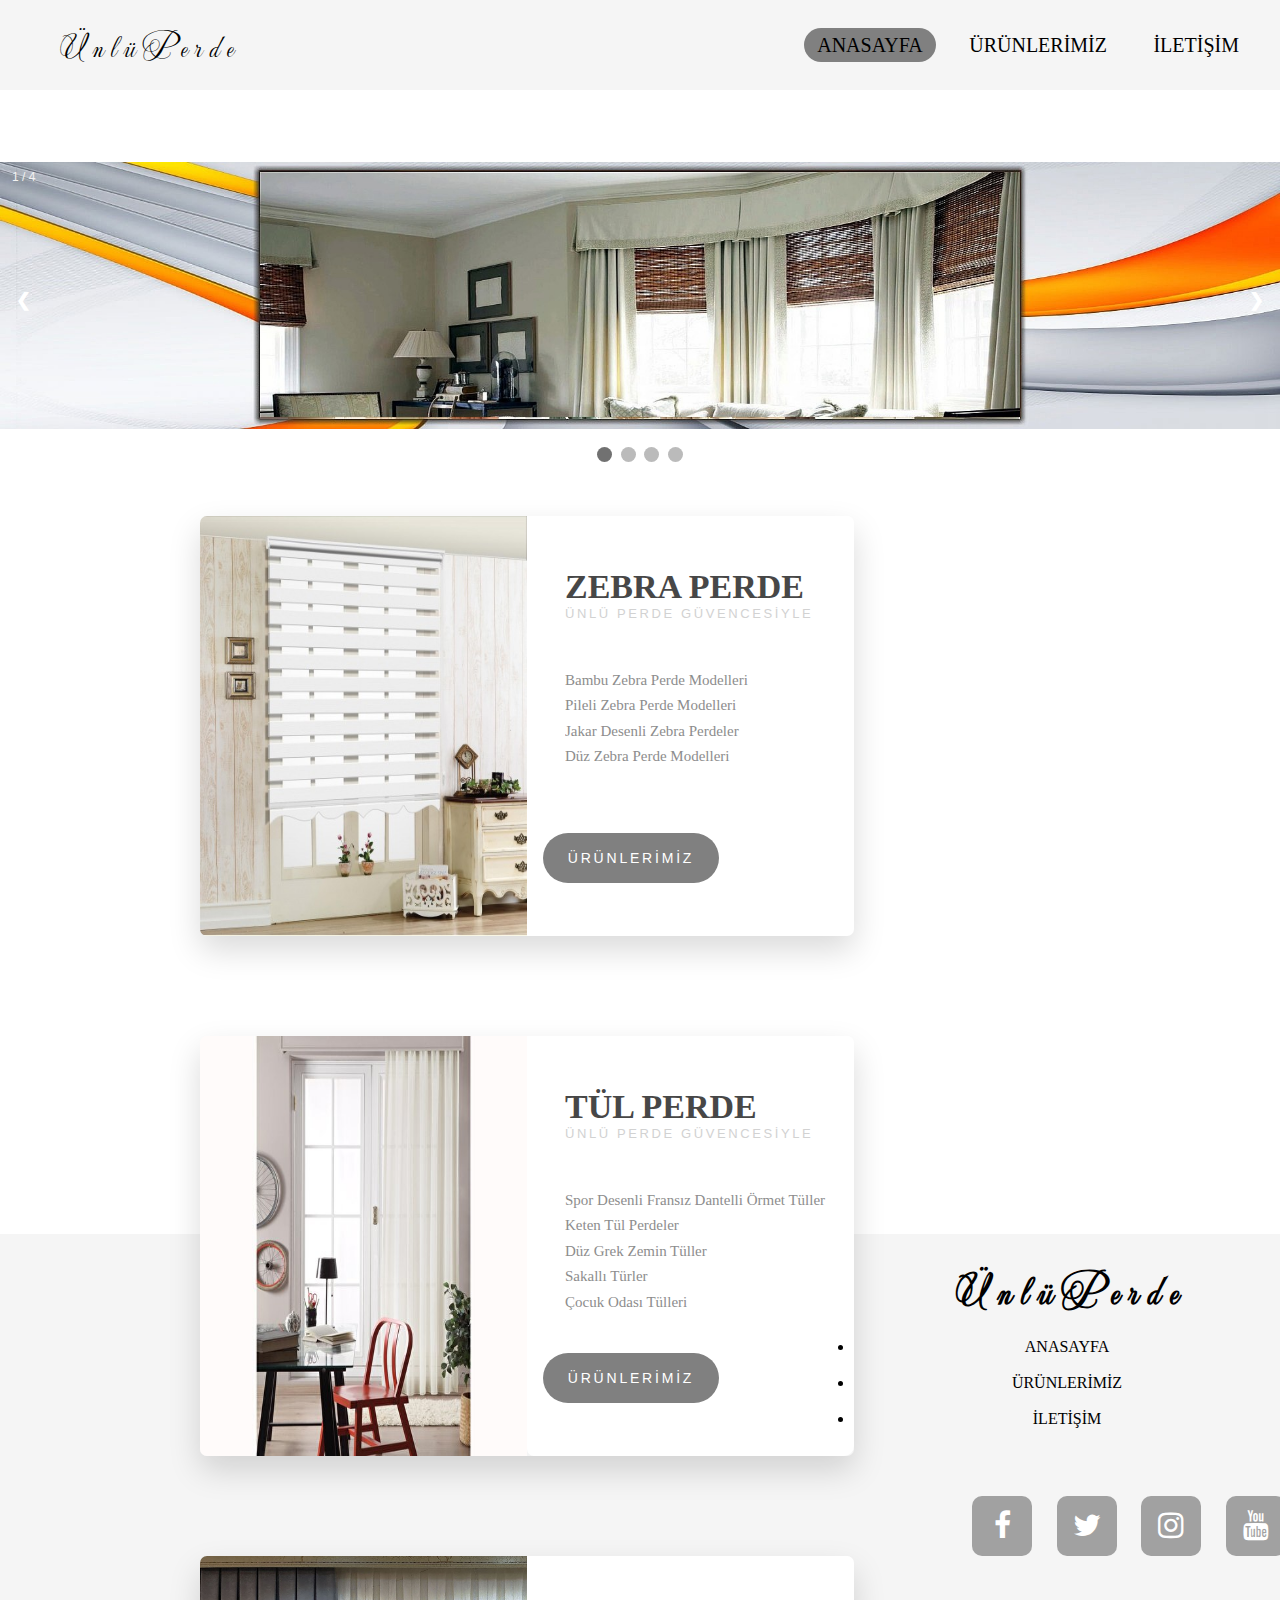
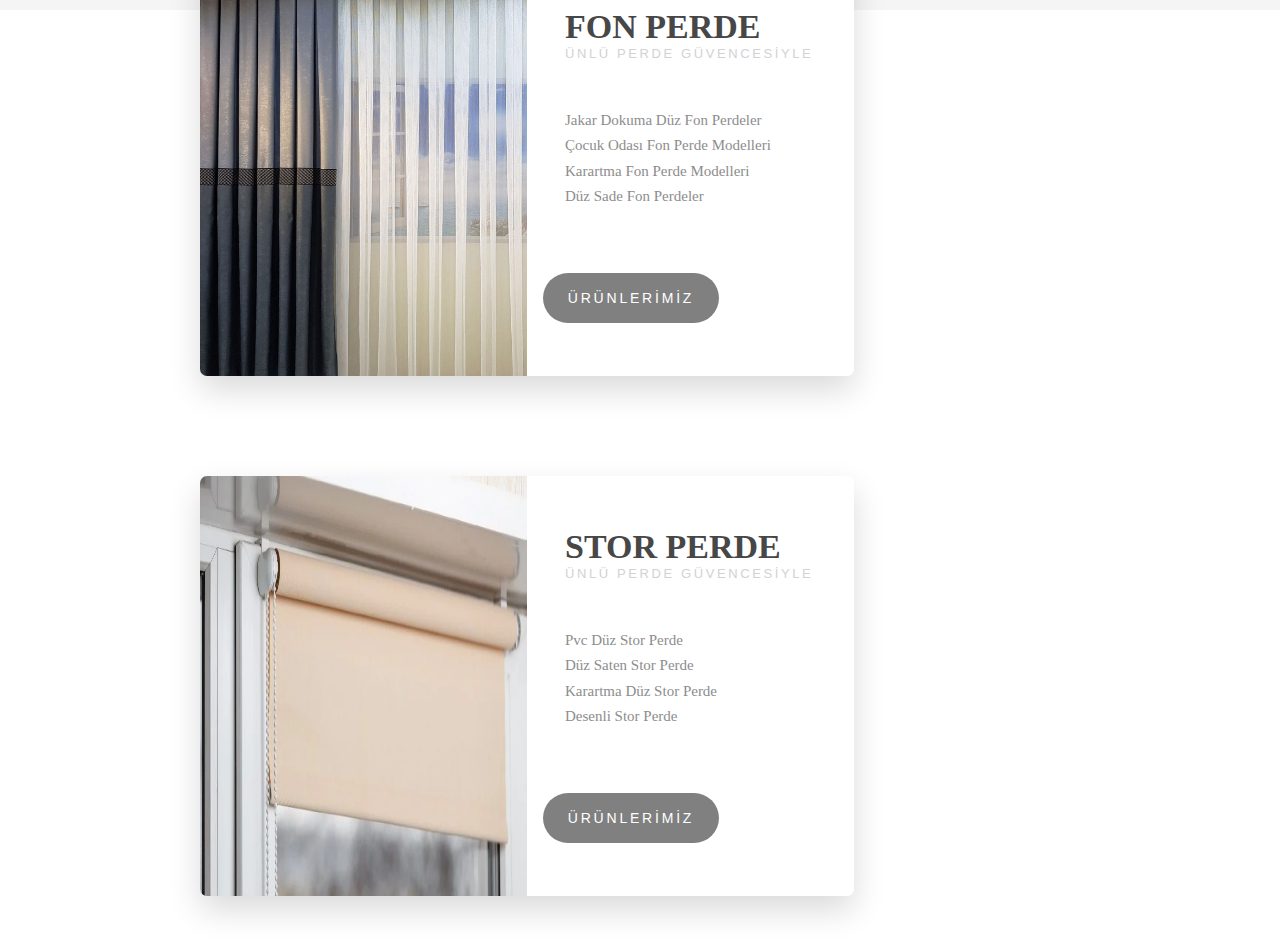
<file: index.html>
<!DOCTYPE html>
<html lang="en">
<head>
    <meta charset="UTF-8">
    <meta http-equiv="X-UA-Compatible" content="IE=edge">
    <meta name="viewport" content="width=device-width, initial-scale=1.0">
    <link rel="stylesheet" href="./css/index.css">
    <link rel="stylesheet" href="https://cdnjs.cloudflare.com/ajax/libs/font-awesome/4.7.0/css/font-awesome.min.css">
    <link rel="stylesheet" href="https://cdnjs.cloudflare.com/ajax/libs/font-awesome/4.7.0/css/font-awesome.min.css">
    <title>Anasayfa</title>
    <style>
        @import url('https://fonts.googleapis.com/css2?family=Mea+Culpa&display=swap');
        </style>
</head>
<body>

  

    <div class="container">
        <div class="navbar">
            <div class="logo"> <a href="index.html" style="margin-left: 20px; ">Ü n l ü   P e r d e</a></div>
            <ul>
                <li> <a href="index.html"  class="active"> ANASAYFA</a></li>
                <li> <a href="urunlerimiz.html"> ÜRÜNLERİMİZ</a></li>
                <li> <a href="iletisim.html">İLETİŞİM</a></li>
            </ul>
        </div>
    </div>

  
      <br><br><br><br>

      <div class="slideshow-container">

        <div class="mySlides fade">
          <div class="numbertext">1 / 4</div>
          <img src="./image/resim1.jpg" style="width:100%">
        </div>
        
        <div class="mySlides fade">
          <div class="numbertext">2 / 4</div>
          <img src="./image/resim2.jpg" style="width:100%">
        </div>
        
        <div class="mySlides fade">
          <div class="numbertext">3 / 4</div>
          <img src="./image/resim3.jpg" style="width:100%">
        </div>

        <div class="mySlides fade">
            <div class="numbertext">4 / 4</div>
            <img src="./image/resim1.jpg" style="width:100%">
          </div>
        
        <a class="prev" onclick="plusSlides(-1)">&#10094;</a>
        <a class="next" onclick="plusSlides(1)">&#10095;</a>
        
        </div>
        <br>
        
        <div class="balon" style="text-align:center">
          <span class="dot" onclick="currentSlide(1)"></span> 
          <span class="dot" onclick="currentSlide(2)"></span> 
          <span class="dot" onclick="currentSlide(3)"></span> 
          <span class="dot" onclick="currentSlide(4)"></span> 
        </div>


        <div class="card">
        <div class="wrapper">
            <div class="product-img">
              <img src="./image/zebra.jpg" height="420" width="327">
            </div>
            <div class="product-info">
              <div class="product-text">
                <h1>ZEBRA PERDE</h1>
                <h2>ÜNLÜ PERDE GÜVENCESİYLE</h2>
                <p>Bambu Zebra Perde Modelleri<br>Pileli Zebra Perde Modelleri<br>Jakar Desenli Zebra Perdeler<br>Düz Zebra Perde Modelleri<br> 
              </div>
              <div class="product-price-btn">
                <a href="zebraperde.html"><button type="button">ÜRÜNLERİMİZ</button></a>
              </div>
            </div>
          </div>
        </div>


        <div class="card">
          <div class="wrapper">
            <div class="product-img">
              <img src="./image/perde.jpeg" height="420" width="327">
            </div>
            <div class="product-info">
              <div class="product-text">
                <h1>TÜL PERDE</h1>
                <h2>ÜNLÜ PERDE GÜVENCESİYLE</h2>
                <p>Spor Desenli Fransız Dantelli Örmet Tüller<br>Keten Tül Perdeler<br>Düz Grek Zemin Tüller<br>Sakallı Türler<br>Çocuk Odası Tülleri</p>
              </div>
              <div class="product-price-btn">
                <a href="urunlerimiz.html"><button type="button">ÜRÜNLERİMİZ</button></a>
              </div>
            </div>
          </div>
        </div>
          

          <div class="card">
          <div class="wrapper">
            <div class="product-img">
              <img src="./image/fonluk.jpg" height="420" width="327">
            </div>
            <div class="product-info">
              <div class="product-text">
                <h1>FON PERDE</h1>
                <h2>ÜNLÜ PERDE GÜVENCESİYLE</h2>
                <p>Jakar Dokuma Düz Fon Perdeler<br>Çocuk Odası Fon Perde Modelleri<br>Karartma Fon Perde Modelleri<br>Düz Sade Fon Perdeler<br>
              </div>
              <div class="product-price-btn">
                <a href="fonperde.html"><button type="button">ÜRÜNLERİMİZ</button></a>
              </div>
            </div>
          </div>
        </div>

        <div class="card">
          <div class="wrapper">
            <div class="product-img">
              <img src="./image/stor.webp" height="420" width="327">
            </div>
            <div class="product-info">
              <div class="product-text">
                <h1>STOR PERDE</h1>
                <h2>ÜNLÜ PERDE GÜVENCESİYLE</h2>
                <p>Pvc Düz Stor Perde<br>Düz Saten Stor Perde<br>Karartma Düz Stor Perde<br>Desenli Stor Perde<br>
              </div>
              <div class="product-price-btn">
                <a href="storperde.html"><button type="button">ÜRÜNLERİMİZ</button></a>
              </div>
            </div>
          </div>
        </div>


          
        <div class="footer">
            <br>
            <div class="footerbaslık"><h1> Ü n l ü  P e r d e </h1></div>
            <br>
            <div class="footermenu">
                <ul>
                    <li> <a href="index.html"> ANASAYFA</a></li>
                    <br>
                    <li> <a href="urunlerimiz.html"> ÜRÜNLERİMİZ</a></li>
                    <br>
                    <li> <a href="iletisim.html">İLETİŞİM</a></li>
                </ul>
            </div>
            <br>


            <div class="sosyalbutonlar">
                <a href="http://facebook.com/cahitsoyman.blogspot.com" target="_blank" class="facebook"><i class="fa fa-facebook" aria-hidden="true"></i></a>
                <a href="http://twitter.com/cahitsoyman.blogspot.com" target="_blank" class="twitter"><i class="fa fa-twitter" aria-hidden="true"></i></a>
                <a href="http://instagram.com//cahitsoyman.blogspot.com" target="_blank" class="instagram"><i class="fa fa-instagram" aria-hidden="true"></i></a>
                <a href="http://youtube.com//cahitsoyman.blogspot.com" target="_blank" class="youtube"><i class="fa fa-youtube" aria-hidden="true"></i></a>
          </div>
        </div>

      

          
        
          
          
          
          
          
          



        
      
      
    
      

    




























    
</body>
</html>




<script>
    var slideIndex = 1;
    showSlides(slideIndex);
    
    function plusSlides(n) {
      showSlides(slideIndex += n);
    }
    
    function currentSlide(n) {
      showSlides(slideIndex = n);
    }
    
    function showSlides(n) {
      var i;
      var slides = document.getElementsByClassName("mySlides");
      var dots = document.getElementsByClassName("dot");
      if (n > slides.length) {slideIndex = 1}    
      if (n < 1) {slideIndex = slides.length}
      for (i = 0; i < slides.length; i++) {
          slides[i].style.display = "none";  
      }
      for (i = 0; i < dots.length; i++) {
          dots[i].className = dots[i].className.replace(" active", "");
      }
      slides[slideIndex-1].style.display = "block";  
      dots[slideIndex-1].className += " active";
    }
    </script>
</file>
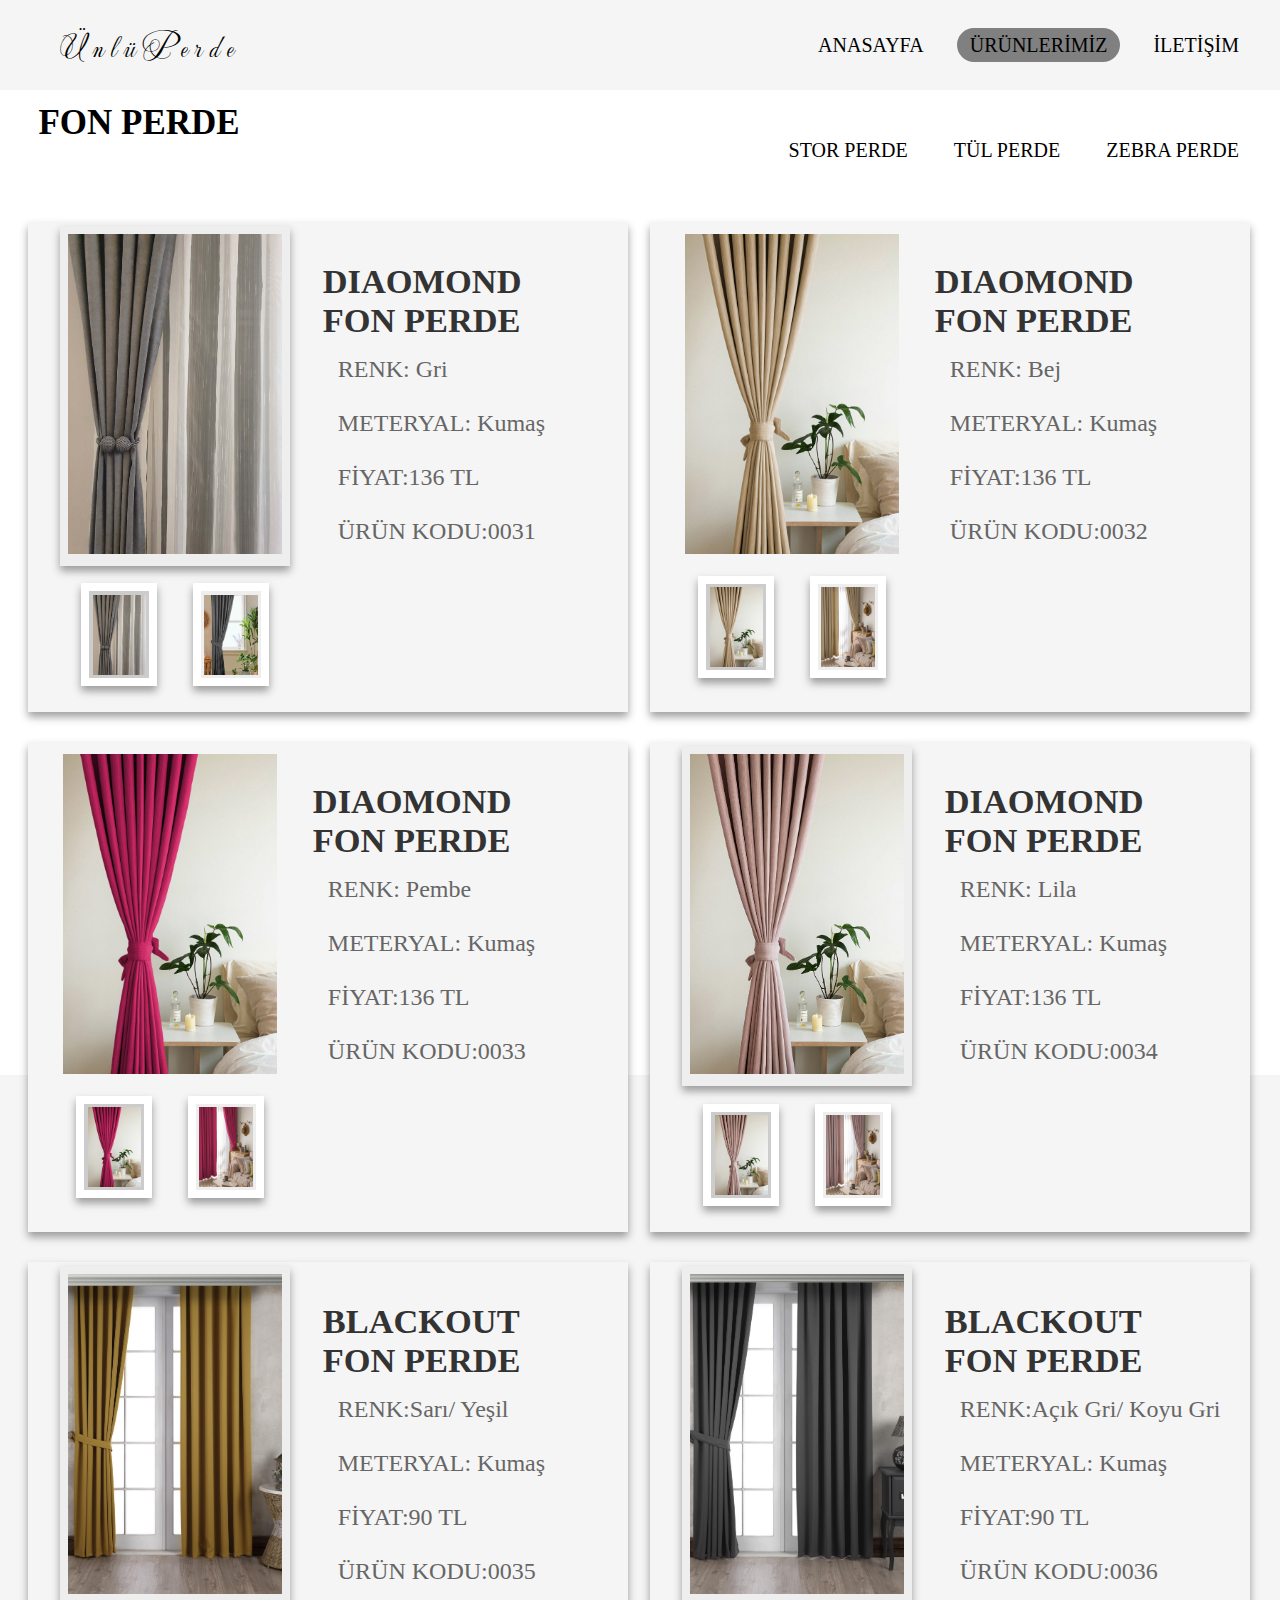
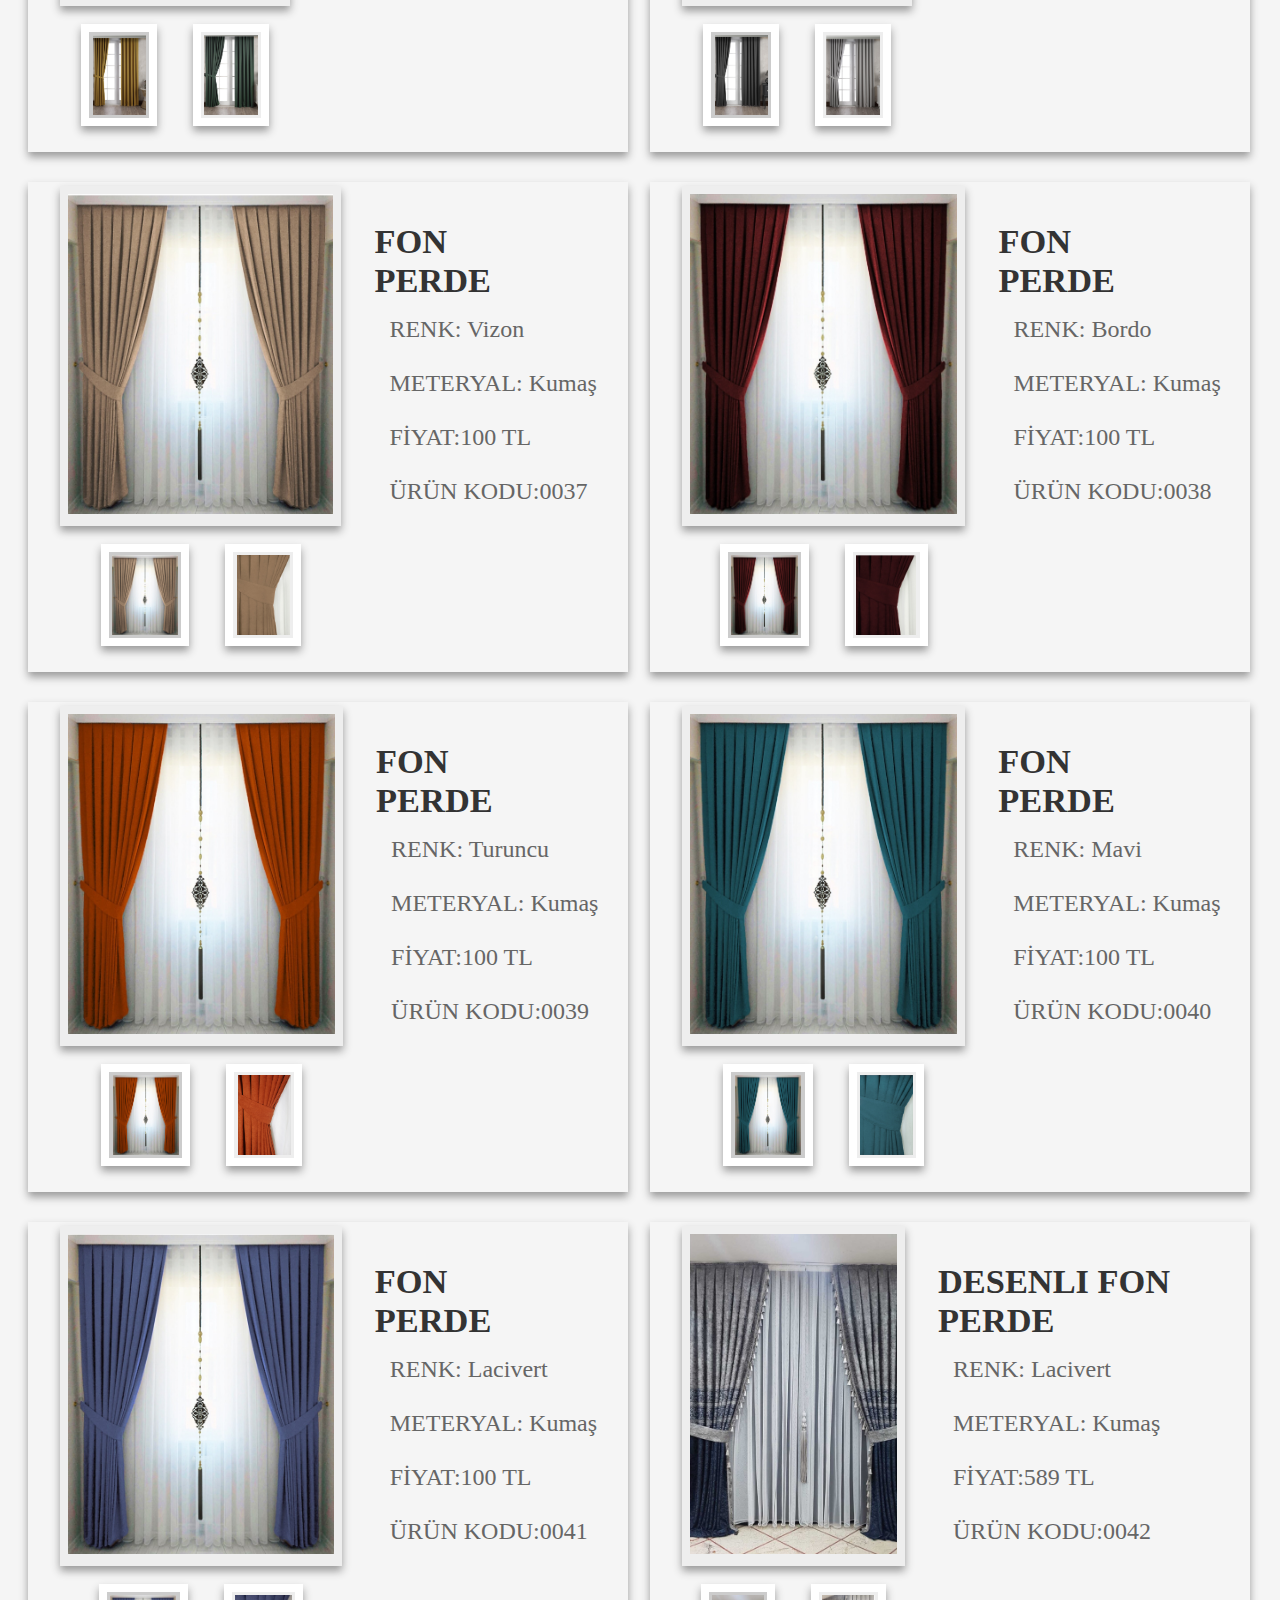
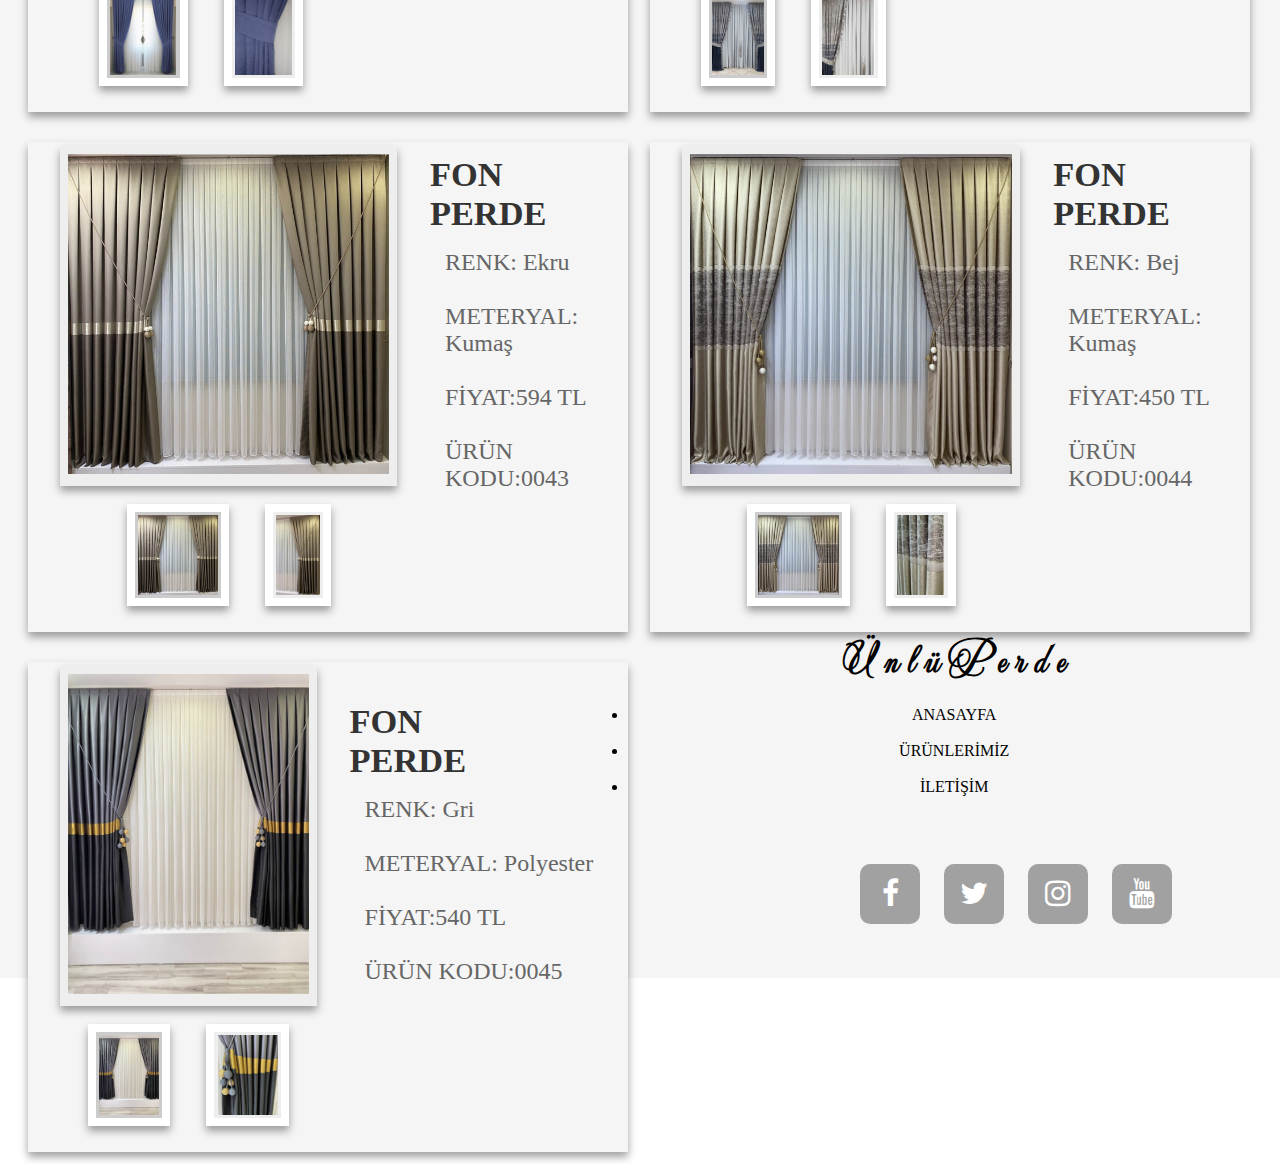
<file: fonperde.html>
<!DOCTYPE html>
<html lang="en">
<head>
    <meta charset="UTF-8">
    <meta http-equiv="X-UA-Compatible" content="IE=edge">
    <meta name="viewport" content="width=device-width, initial-scale=1.0">
    <title>Zebra Perde</title>
    <link rel="stylesheet" href="./css/fonperde.css">
    <link rel="stylesheet" href="https://cdnjs.cloudflare.com/ajax/libs/font-awesome/4.7.0/css/font-awesome.min.css">
    <link rel="stylesheet" href="https://cdnjs.cloudflare.com/ajax/libs/font-awesome/4.7.0/css/font-awesome.min.css">
    <script src="https://cdnjs.cloudflare.com/ajax/libs/jquery/3.5.1/jquery.min.js"></script>
    <style>
        @import url('https://fonts.googleapis.com/css2?family=Mea+Culpa&display=swap');
        </style>
</head>
<body>
    <div class="container">
        <div class="navbar">
            <div class="logo"> <a href="index.html" style="margin-left: 20px; ">Ü n l ü   P e r d e</a></div>
            <ul>
                <li> <a href="index.html"> ANASAYFA</a></li>
                <li> <a href="urunlerimiz.html"class="active"> ÜRÜNLERİMİZ</a></li>
                <li> <a href="iletisim.html">İLETİŞİM</a></li>
            </ul>
        </div>
    </div>

     <!-- ---------------------------------------------------------------------------------------------------- -->
    <div class="urunbaslık">
        <b>FON PERDE</b>
    </div>

    <div class="uruncontainer">
        <ul>
            <li><a href="storperde.html">STOR PERDE</a></li>
            <li><a href="urunlerimiz.html">TÜL PERDE</a></li>
            <li><a href="zebraperde.html">ZEBRA PERDE</a></li>
        </ul>
    </div><br><br>


    <!-- ----------------------------------------ÜRÜN-1------------------------------------------------------ -->
    <div class="box-container">
        <div class="box">
            <div class="image-container">
                <div class="big-image">
                    <img  class="magniflier" src="./fonurunimage/ürün1.jpg" alt="">
                </div>
                <div class="small-image">
                    <img class="active" src="./fonurunimage/ürün1.jpg" alt="">
                    <img src="./fonurunimage/ürün1.1.jpg" alt="">
                </div>
            </div>
            <div class="content">
                <h3 class="title">Diaomond<br>Fon Perde</h3>
                <p>RENK: Gri <br><br>  METERYAL: Kumaş <br><br> FİYAT:136 TL <br><br> ÜRÜN KODU:0031  </p>
            </div>
        </div>
    </div>    
    <!-- ----------------------------------------ÜRÜN-2------------------------------------------------------ -->
    <div class="box-container">
        <div class="box">
            <div class="image-container">
                <div class="big-image2">
                    <img   class="magniflier" src="./fonurunimage/ürün2.jpg" alt="">
                </div>
                <div class="small-image2">
                    <img class="active2" src="./fonurunimage/ürün2.jpg" alt="">
                    <img src="./fonurunimage/ürün2.1.jpg" alt="">
                </div>
            </div>
            <div class="content">
                <h3 class="title">Diaomond <br>Fon Perde</h3>
                <p>RENK: Bej <br><br>  METERYAL: Kumaş <br><br> FİYAT:136 TL <br><br> ÜRÜN KODU:0032  </p>
            </div>
        </div>
    </div>   
    <!-- ----------------------------------------ÜRÜN-3------------------------------------------------------ -->
    
    <div class="box-container">
        <div class="box">
            <div class="image-container">
                <div class="big-image3">
                    <img  class="magniflier" src="./fonurunimage/ürün3.jpg" alt="">
                </div>
                <div class="small-image3">
                    <img class="active3" src="./fonurunimage/ürün3.jpg" alt="">
                    <img src="./fonurunimage/ürün3.1.jpg" alt="">
                </div>
            </div>
            <div class="content">
                <h3 class="title">Diaomond <br>Fon Perde</h3>
                <p>RENK: Pembe <br><br>  METERYAL: Kumaş <br><br> FİYAT:136 TL <br><br> ÜRÜN KODU:0033 </p>
            </div>
        </div>
    </div>   

    <!-- ----------------------------------------ÜRÜN-4------------------------------------------------------ -->
    
    <div class="box-container">
        <div class="box">
            <div class="image-container">
                <div class="big-image4">
                    <img class="magniflier" src="./fonurunimage/ürün4.jpg" alt="">
                </div>
                <div class="small-image4">
                    <img class="active4" src="./fonurunimage/ürün4.jpg" alt="">
                    <img src="./fonurunimage/ürün4.1.jpg" alt="">
                </div>
            </div>
            <div class="content">
                <h3 class="title">Diaomond<br>Fon Perde</h3>
                <p>RENK: Lila <br><br>  METERYAL: Kumaş <br><br> FİYAT:136 TL <br><br> ÜRÜN KODU:0034  </p>
            </div>
        </div>
    </div>   

    <!-- ----------------------------------------ÜRÜN-5------------------------------------------------------ -->
    
    <div class="box-container">
        <div class="box">
            <div class="image-container">
                <div class="big-image5">
                    <img class="magniflier" src="./fonurunimage/ürün5.jpg" alt="">
                </div>
                <div class="small-image5">
                    <img class="active5" src="./fonurunimage/ürün5.jpg" alt="">
                    <img src="./fonurunimage/ürün5.1.jpg" alt="">
                </div>
            </div>
            <div class="content">
                <h3 class="title">Blackout <br>Fon Perde</h3>
                <p>RENK:Sarı/ Yeşil  <br><br>  METERYAL: Kumaş <br><br> FİYAT:90 TL <br><br> ÜRÜN KODU:0035 </p>
            </div>
        </div>
    </div>   

    <!-- ----------------------------------------ÜRÜN-6------------------------------------------------------ -->
    
    <div class="box-container">
        <div class="box">
            <div class="image-container">
                <div class="big-image6">
                    <img class="magniflier" src="./fonurunimage/ürün6.jpg" alt="">
                </div>
                <div class="small-image6">
                    <img class="active6" src="./fonurunimage/ürün6.jpg" alt="">
                    <img src="./fonurunimage/ürün6.1.jpg" alt="">
                </div>
            </div>
            <div class="content">
                <h3 class="title">Blackout<br>Fon Perde</h3>
                <p>RENK:Açık Gri/ Koyu Gri <br><br>  METERYAL: Kumaş <br><br> FİYAT:90 TL <br><br> ÜRÜN KODU:0036 </p>
            </div>
        </div>
    </div> 
    <!-- ----------------------------------------ÜRÜN-7------------------------------------------------------ -->
    
    <div class="box-container">
        <div class="box">
            <div class="image-container">
                <div class="big-image7">
                    <img class="magniflier" src="./fonurunimage/ürün7.jpg" alt="">
                </div>
                <div class="small-image7">
                    <img class="active7" src="./fonurunimage/ürün7.jpg" alt="">
                    <img src="./fonurunimage/ürün7.1.jpg" alt="">
                </div>
            </div>
            <div class="content">
                <h3 class="title">Fon <br> Perde</h3>
                <p>RENK: Vizon <br><br>  METERYAL: Kumaş <br><br> FİYAT:100 TL <br><br> ÜRÜN KODU:0037  </p>
            </div>
        </div>
    </div>  
    <!-- ----------------------------------------ÜRÜN-8------------------------------------------------------ -->
    
    <div class="box-container">
        <div class="box">
            <div class="image-container">
                <div class="big-image8">
                    <img class="magniflier" src="./fonurunimage/ürün8.jpg" alt="">
                </div>
                <div class="small-image8">
                    <img class="active8" src="./fonurunimage/ürün8.jpg" alt="">
                    <img src="./fonurunimage/ürün8.1.jpg" alt="">
                </div>
            </div>
            <div class="content">
                <h3 class="title">Fon<br> Perde</h3>
                <p>RENK: Bordo <br><br>  METERYAL: Kumaş <br><br> FİYAT:100 TL  <br><br> ÜRÜN KODU:0038 </p>
            </div>
        </div>
    </div>  

    <!-- ----------------------------------------ÜRÜN-9------------------------------------------------------ -->
    
    <div class="box-container">
        <div class="box">
            <div class="image-container">
                <div class="big-image9">
                    <img class="magniflier" src="./fonurunimage/ürün9.jpg" alt="">
                </div>
                <div class="small-image9">
                    <img class="active9" src="./fonurunimage/ürün9.jpg" alt="">
                    <img src="./fonurunimage/ürün9.1.jpg" alt="">
                </div>
            </div>
            <div class="content">
                <h3 class="title">Fon<br>Perde</h3>
                <p>RENK: Turuncu  <br><br>  METERYAL: Kumaş <br><br> FİYAT:100 TL <br><br> ÜRÜN KODU:0039  </p>
            </div>
        </div>
    </div>
    <!-- ----------------------------------------ÜRÜN-10------------------------------------------------------ -->
    
    <div class="box-container">
        <div class="box">
            <div class="image-container">
                <div class="big-image10">
                    <img class="magniflier" src="./fonurunimage/ürün10.jpg" alt="">
                </div>
                <div class="small-image10">
                    <img class="active10" src="./fonurunimage/ürün10.jpg" alt="">
                    <img src="./fonurunimage/ürün10.1.jpg" alt="">
                </div>
            </div>
            <div class="content">
                <h3 class="title">Fon<br>Perde</h3>
                <p>RENK: Mavi <br><br>  METERYAL: Kumaş <br><br> FİYAT:100 TL  <br><br> ÜRÜN KODU:0040 </p>
            </div>
        </div>
    </div>  
    <!-- ----------------------------------------ÜRÜN-11------------------------------------------------------ -->
    
    <div class="box-container">
        <div class="box">
            <div class="image-container">
                <div class="big-image11">
                    <img class="magniflier" src="./fonurunimage/ürün11.jpg" alt="">
                </div>
                <div class="small-image11">
                    <img class="active11" src="./fonurunimage/ürün11.jpg" alt="">
                    <img src="./fonurunimage/ürün11.1.jpg" alt="">
                </div>
            </div>
            <div class="content">
                <h3 class="title"> Fon<br> Perde</h3>
                <p>RENK: Lacivert <br><br>  METERYAL: Kumaş <br><br> FİYAT:100 TL  <br><br> ÜRÜN KODU:0041 </p>
            </div>
        </div>
    </div>
    <!-- ----------------------------------------ÜRÜN-12------------------------------------------------------ -->
    
    <div class="box-container">
        <div class="box">
            <div class="image-container">
                <div class="big-image12">
                    <img class="magniflier" src="./fonurunimage/ürün12.jpg" alt="">
                </div>
                <div class="small-image12">
                    <img class="active12" src="./fonurunimage/ürün12.jpg" alt="">
                    <img src="./fonurunimage/ürün12.1.jpg" alt="">
                </div>
            </div>
            <div class="content">
                <h3 class="title">Desenli Fon<br> Perde</h3>
                <p>RENK: Lacivert <br><br>  METERYAL: Kumaş <br><br> FİYAT:589 TL  <br><br> ÜRÜN KODU:0042 </p>
            </div>
        </div>
    </div><!-- ----------------------------------------ÜRÜN-13------------------------------------------------------ -->
    
    <div class="box-container">
        <div class="box">
            <div class="image-container">
                <div class="big-image13">
                    <img class="magniflier" src="./fonurunimage/ürün13.jpg" alt="">
                </div>
                <div class="small-image13">
                    <img class="active13" src="./fonurunimage/ürün13.jpg" alt="">
                    <img src="./fonurunimage/ürün13.1.jpg" alt="">
                </div>
            </div>
            <div class="content">
                <h3 class="title"> Fon<br> Perde</h3>
                <p>RENK: Ekru <br><br>  METERYAL: Kumaş <br><br> FİYAT:594 TL  <br><br> ÜRÜN KODU:0043 </p>
            </div>
        </div>
    </div>
    <!-- ----------------------------------------ÜRÜN-14------------------------------------------------------ -->
    
    <div class="box-container">
        <div class="box">
            <div class="image-container">
                <div class="big-image14">
                    <img class="magniflier" src="./fonurunimage/ürün14.jpg" alt="">
                </div>
                <div class="small-image14">
                    <img class="active14" src="./fonurunimage/ürün14.jpg" alt="">
                    <img src="./fonurunimage/ürün14.1.jpg" alt="">
                </div>
            </div>
            <div class="content">
                <h3 class="title">Fon<br>Perde</h3>
                <p>RENK: Bej <br><br>  METERYAL: Kumaş <br><br> FİYAT:450 TL <br><br> ÜRÜN KODU:0044 </p>
            </div>
        </div>
    </div>

    <!-- ----------------------------------------ÜRÜN-15------------------------------------------------------ -->
    
    <div class="box-container">
        <div class="box">
            <div class="image-container">
                <div class="big-image15">
                    <img class="magniflier" src="./fonurunimage/ürün15.jpg" alt="">
                </div>
                <div class="small-image15">
                    <img class="active15" src="./fonurunimage/ürün15.jpg" alt="">
                    <img  src="./fonurunimage/ürün15.1.jpg" alt="">
                </div>
            </div>
            <div class="content">
                <h3 class="title">Fon<br> Perde</h3>
                <p>RENK: Gri <br><br>  METERYAL: Polyester <br><br> FİYAT:540 TL <br><br> ÜRÜN KODU:0045  </p>
            </div>
        </div>
    </div>
    <!-- --------------------------------------------------FOOTER-------------------------------------------------------- -->
    <div class="footer">
        <br>
        <div class="footerbaslık"><h1> Ü n l ü  P e r d e </h1></div>
        <br>
        <div class="footermenu">
            <ul>
                <li> <a href="index.html"> ANASAYFA</a></li>
                <br>
                <li> <a href="urunlerimiz.html"> ÜRÜNLERİMİZ</a></li>
                <br>
                <li> <a href="iletisim.html">İLETİŞİM</a></li>
            </ul>
        </div>
        <br>


        <div class="sosyalbutonlar">
            <a href="http://facebook.com/cahitsoyman.blogspot.com" target="_blank" class="facebook"><i class="fa fa-facebook" aria-hidden="true"></i></a>
            <a href="http://twitter.com/cahitsoyman.blogspot.com" target="_blank" class="twitter"><i class="fa fa-twitter" aria-hidden="true"></i></a>
            <a href="http://instagram.com//cahitsoyman.blogspot.com" target="_blank" class="instagram"><i class="fa fa-instagram" aria-hidden="true"></i></a>
            <a href="http://youtube.com//cahitsoyman.blogspot.com" target="_blank" class="youtube"><i class="fa fa-youtube" aria-hidden="true"></i></a>
      </div>
    </div>

    








































































    
</body>
</html>

<!-- ---------------------------------------ÜRÜN-1------------------------------------------------------------ -->
<script>
    $(document).ready(function(){
        $('.small-image img').click(function(){
            $(this).addClass('active').siblings().removeClass('active');
            let image = $(this).attr('src');
            $('.big-image img').attr('src',image);
        });
    });
    </script>
<!-- ---------------------------------------ÜRÜN-2----------------------------------------------------------- -->
<script>
$(document).ready(function(){
    $('.small-image2 img').click(function(){
        $(this).addClass('active2').siblings().removeClass('active2');
        let image = $(this).attr('src');
        $('.big-image2 img').attr('src',image);
    });
});
</script>
<!-- ---------------------------------------ÜRÜN-3----------------------------------------------------------- -->
<script>
    $(document).ready(function(){
        $('.small-image3 img').click(function(){
            $(this).addClass('active3').siblings().removeClass('active3');
            let image = $(this).attr('src');
            $('.big-image3 img').attr('src',image);
        });
    });
    </script>
    <!-- ---------------------------------------ÜRÜN-4----------------------------------------------------------- -->
<script>
    $(document).ready(function(){
        $('.small-image4 img').click(function(){
            $(this).addClass('active4').siblings().removeClass('active4');
            let image = $(this).attr('src');
            $('.big-image4 img').attr('src',image);
        });
    });
    </script>
    <!-- ---------------------------------------ÜRÜN-5----------------------------------------------------------- -->
<script>
    $(document).ready(function(){
        $('.small-image5 img').click(function(){
            $(this).addClass('active5').siblings().removeClass('active5');
            let image = $(this).attr('src');
            $('.big-image5 img').attr('src',image);
        });
    });
    </script>
     <!-- ---------------------------------------ÜRÜN-6----------------------------------------------------------- -->
<script>
    $(document).ready(function(){
        $('.small-image6 img').click(function(){
            $(this).addClass('active6').siblings().removeClass('active6');
            let image = $(this).attr('src');
            $('.big-image6 img').attr('src',image);
        });
    });
    </script>
     <!-- ---------------------------------------ÜRÜN-7----------------------------------------------------------- -->
<script>
    $(document).ready(function(){
        $('.small-image7 img').click(function(){
            $(this).addClass('active7').siblings().removeClass('active7');
            let image = $(this).attr('src');
            $('.big-image7 img').attr('src',image);
        });
    });
    </script>
    <!-- ---------------------------------------ÜRÜN-8----------------------------------------------------------- -->
<script>
    $(document).ready(function(){
        $('.small-image8 img').click(function(){
            $(this).addClass('active8').siblings().removeClass('active8');
            let image = $(this).attr('src');
            $('.big-image8 img').attr('src',image);
        });
    });
    </script>
    <!-- ---------------------------------------ÜRÜN-9----------------------------------------------------------- -->
<script>
    $(document).ready(function(){
        $('.small-image9 img').click(function(){
            $(this).addClass('active9').siblings().removeClass('active9');
            let image = $(this).attr('src');
            $('.big-image9 img').attr('src',image);
        });
    });
    </script>
     <!-- ---------------------------------------ÜRÜN-10----------------------------------------------------------- -->
<script>
    $(document).ready(function(){
        $('.small-image10 img').click(function(){
            $(this).addClass('active10').siblings().removeClass('active10');
            let image = $(this).attr('src');
            $('.big-image10 img').attr('src',image);
        });
    });
    </script>
     <!-- ---------------------------------------ÜRÜN-11----------------------------------------------------------- -->
<script>
    $(document).ready(function(){
        $('.small-image11 img').click(function(){
            $(this).addClass('active11').siblings().removeClass('active11');
            let image = $(this).attr('src');
            $('.big-image11 img').attr('src',image);
        });
    });
    </script>
     <!-- ---------------------------------------ÜRÜN-12----------------------------------------------------------- -->
<script>
    $(document).ready(function(){
        $('.small-image12 img').click(function(){
            $(this).addClass('active12').siblings().removeClass('active12');
            let image = $(this).attr('src');
            $('.big-image12 img').attr('src',image);
        });
    });
    </script>
     <!-- ---------------------------------------ÜRÜN-13----------------------------------------------------------- -->
<script>
    $(document).ready(function(){
        $('.small-image13 img').click(function(){
            $(this).addClass('active13').siblings().removeClass('active13');
            let image = $(this).attr('src');
            $('.big-image13 img').attr('src',image);
        });
    });
    </script>
     <!-- ---------------------------------------ÜRÜN-14----------------------------------------------------------- -->
<script>
    $(document).ready(function(){
        $('.small-image14 img').click(function(){
            $(this).addClass('active14').siblings().removeClass('active14');
            let image = $(this).attr('src');
            $('.big-image14 img').attr('src',image);
        });
    });
    </script>
     <!-- ---------------------------------------ÜRÜN-15----------------------------------------------------------- -->
<script>
    $(document).ready(function(){
        $('.small-image15 img').click(function(){
            $(this).addClass('active15').siblings().removeClass('active15');
            let image = $(this).attr('src');
            $('.big-image15 img').attr('src',image);
        });
    });
    </script>


<!-- ----------------------------------BÜYÜTEÇ JS-------------------------------------------------------- -->
<script>
$(function() {
var native_width = 0;
var native_height = 0;
var mouse = {x: 0, y: 0};
var magnify;
var cur_img;
var ui = {
  magniflier: $('.magniflier')
};
if (ui.magniflier.length) {
  var div = document.createElement('div');
  div.setAttribute('class', 'glass');
  ui.glass = $(div);
  $('body').append(div);
}
var mouseMove = function(e) {
  var $el = $(this);
  var magnify_offset = cur_img.offset();
  mouse.x = e.pageX - magnify_offset.left;
  mouse.y = e.pageY - magnify_offset.top;
  if (
    mouse.x < cur_img.width() &&
    mouse.y < cur_img.height() &&
    mouse.x > 0 &&
    mouse.y > 0
    ) {
    magnify(e);
  }
  else {
    ui.glass.fadeOut(100);
  }
  return;
};

var magnify = function(e) {
  var rx = Math.round(mouse.x/cur_img.width()*native_width - ui.glass.width()/2)*-1;
  var ry = Math.round(mouse.y/cur_img.height()*native_height - ui.glass.height()/2)*-1;
  var bg_pos = rx + "px " + ry + "px";
  var glass_left = e.pageX - ui.glass.width() / 2;
  var glass_top  = e.pageY - ui.glass.height() / 2;
  ui.glass.css({
    left: glass_left,
    top: glass_top,
    backgroundPosition: bg_pos
  });

  return;
};

$('.magniflier').on('mousemove', function() {
  ui.glass.fadeIn(200);
  cur_img = $(this);
  var large_img_loaded = cur_img.data('large-img-loaded');
  var src = cur_img.data('large') || cur_img.attr('src');
  if (src) {
    ui.glass.css({
      'background-image': 'url(' + src + ')',
      'background-repeat': 'no-repeat'
    });
  }
    if (!cur_img.data('native_width')) {
      var image_object = new Image();
      image_object.onload = function() {
        native_width = image_object.width;
        native_height = image_object.height;
        cur_img.data('native_width', native_width);
        cur_img.data('native_height', native_height);
        mouseMove.apply(this, arguments);
        ui.glass.on('mousemove', mouseMove);
      };
      image_object.src = src;
      
      return;
    } else {

      native_width = cur_img.data('native_width');
      native_height = cur_img.data('native_height');
    }
  mouseMove.apply(this, arguments);

  ui.glass.on('mousemove', mouseMove);
});

ui.glass.on('mouseout', function() {
  ui.glass.off('mousemove', mouseMove);
});

});
</script>
</file>
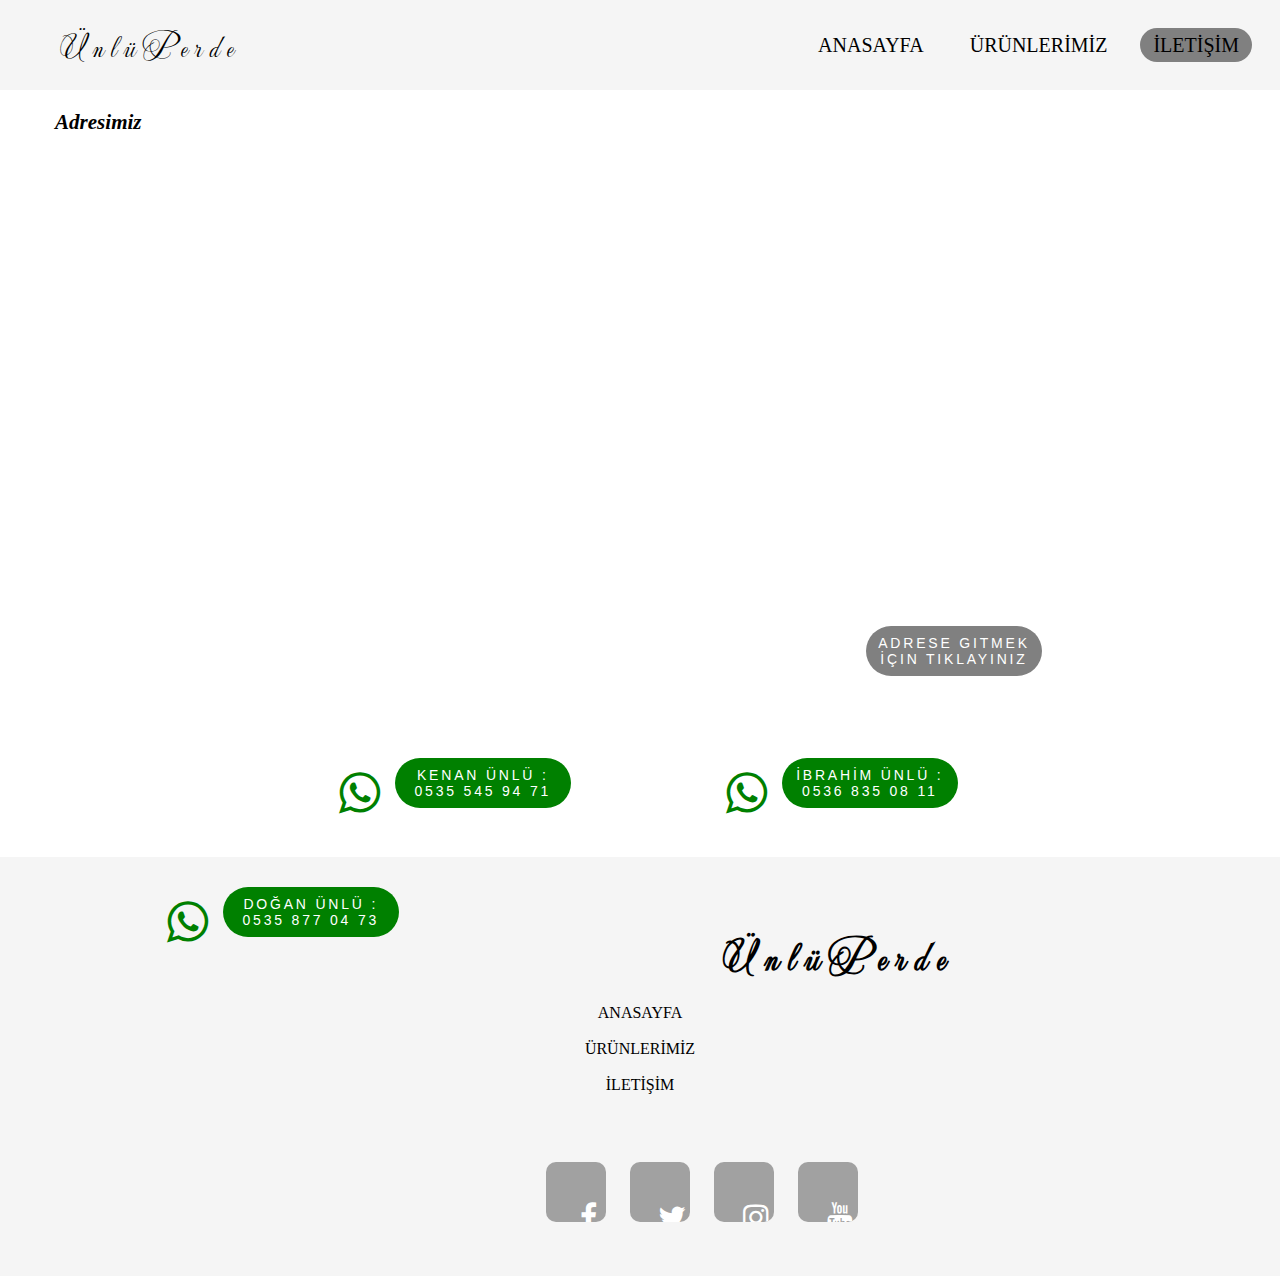
<file: iletisim.html>
<!DOCTYPE html>
<html lang="en">
<head>
    <meta charset="UTF-8">
    <meta http-equiv="X-UA-Compatible" content="IE=edge">
    <meta name="viewport" content="width=device-width, initial-scale=1.0">
    <link rel="stylesheet" href="./css/iletisim.css">
    <link rel="stylesheet" href="https://cdnjs.cloudflare.com/ajax/libs/font-awesome/4.7.0/css/font-awesome.min.css">
    <link rel="stylesheet" href="https://cdnjs.cloudflare.com/ajax/libs/font-awesome/4.7.0/css/font-awesome.min.css">
    <title>İletişim</title>
    <style>
        @import url('https://fonts.googleapis.com/css2?family=Mea+Culpa&display=swap');
        </style>
</head>
<body>

    <div class="container">
        <div class="navbar">
            <div class="logo"> <a href="index.html" style="margin-left: 20px; ">Ü n l ü   P e r d e</a></div>
            <ul>
                <li> <a href="index.html"> ANASAYFA</a></li>
                <li> <a href="urunlerimiz.html"> ÜRÜNLERİMİZ</a></li>
                <li> <a href="iletisim.html" class="active">İLETİŞİM</a></li>
            </ul>
        </div>
    </div>

<div class="haritabaslık"> <h3>Adresimiz</h3></div>

<div class="harita"> <iframe class="harita2" src="https://www.google.com/maps/embed?pb=!1m18!1m12!1m3!1d3010.6420615284146!2d28.96847131541411!3d41.011206979300546!2m3!1f0!2f0!3f0!3m2!1i1024!2i768!4f13.1!3m3!1m2!1s0x14cab99409496483%3A0x8e6c13a90dde484b!2zw5Z6dGHFnyBQYXNhasSx!5e0!3m2!1str!2str!4v1644230141293!5m2!1str!2str" width="1800" height="450" style="border:0;" allowfullscreen="" loading="lazy"></iframe> </div> 

<div class="product-price-btn">
    <a href="https://goo.gl/maps/qsxdhFWduQ1dxBYt6"><button type="button">Adrese Gitmek İçin Tıklayınız</button></a>
  </div>  


<div class="wp1">
  <i class="fa fa-whatsapp" style="font-size:48px;color:green"> <div class="product-price-btn1">
    <a href="https://api.whatsapp.com/send?phone=+905355459471"><button type="button"> KENAN ÜNLÜ : 0535 545 94 71</button></a>
  </div>  
</i>
</div>



<div class="wp2">
<i class="fa fa-whatsapp" style="font-size:48px;color:green"> <div class="product-price-btn1">
    <a href="https://api.whatsapp.com/send?phone=+905368350811"><button type="button"> İBRAHİM ÜNLÜ : 0536 835 08 11</button></a>
  </div>  
</i>
</div>


<div class="wp3">
<i class="fa fa-whatsapp" style="font-size:48px;color:green"> <div class="product-price-btn1">
    <a href="https://api.whatsapp.com/send?phone=+905358770473"><button type="button"> DOĞAN ÜNLÜ : 0535 877 04 73</button></a>
  </div>  
</i>
</div>



<div class="footer">
    <br>
    <div class="footerbaslık"><h1> Ü n l ü  P e r d e </h1></div>
    <br>
    <div class="footermenu">
        <ul>
            <li> <a href="index.html"> ANASAYFA</a></li>
            <br>
            <li> <a href="urunlerimiz.html"> ÜRÜNLERİMİZ</a></li>
            <br>
            <li> <a href="iletisim.html">İLETİŞİM</a></li>
        </ul>
    </div>
    <br>


    <div class="sosyalbutonlar">
        <a href="http://facebook.com/cahitsoyman.blogspot.com" target="_blank" class="facebook"><i class="fa fa-facebook" aria-hidden="true"></i></a>
        <a href="http://twitter.com/cahitsoyman.blogspot.com" target="_blank" class="twitter"><i class="fa fa-twitter" aria-hidden="true"></i></a>
        <a href="http://instagram.com//cahitsoyman.blogspot.com" target="_blank" class="instagram"><i class="fa fa-instagram" aria-hidden="true"></i></a>
        <a href="http://youtube.com//cahitsoyman.blogspot.com" target="_blank" class="youtube"><i class="fa fa-youtube" aria-hidden="true"></i></a>
  </div>
</div>
</file>
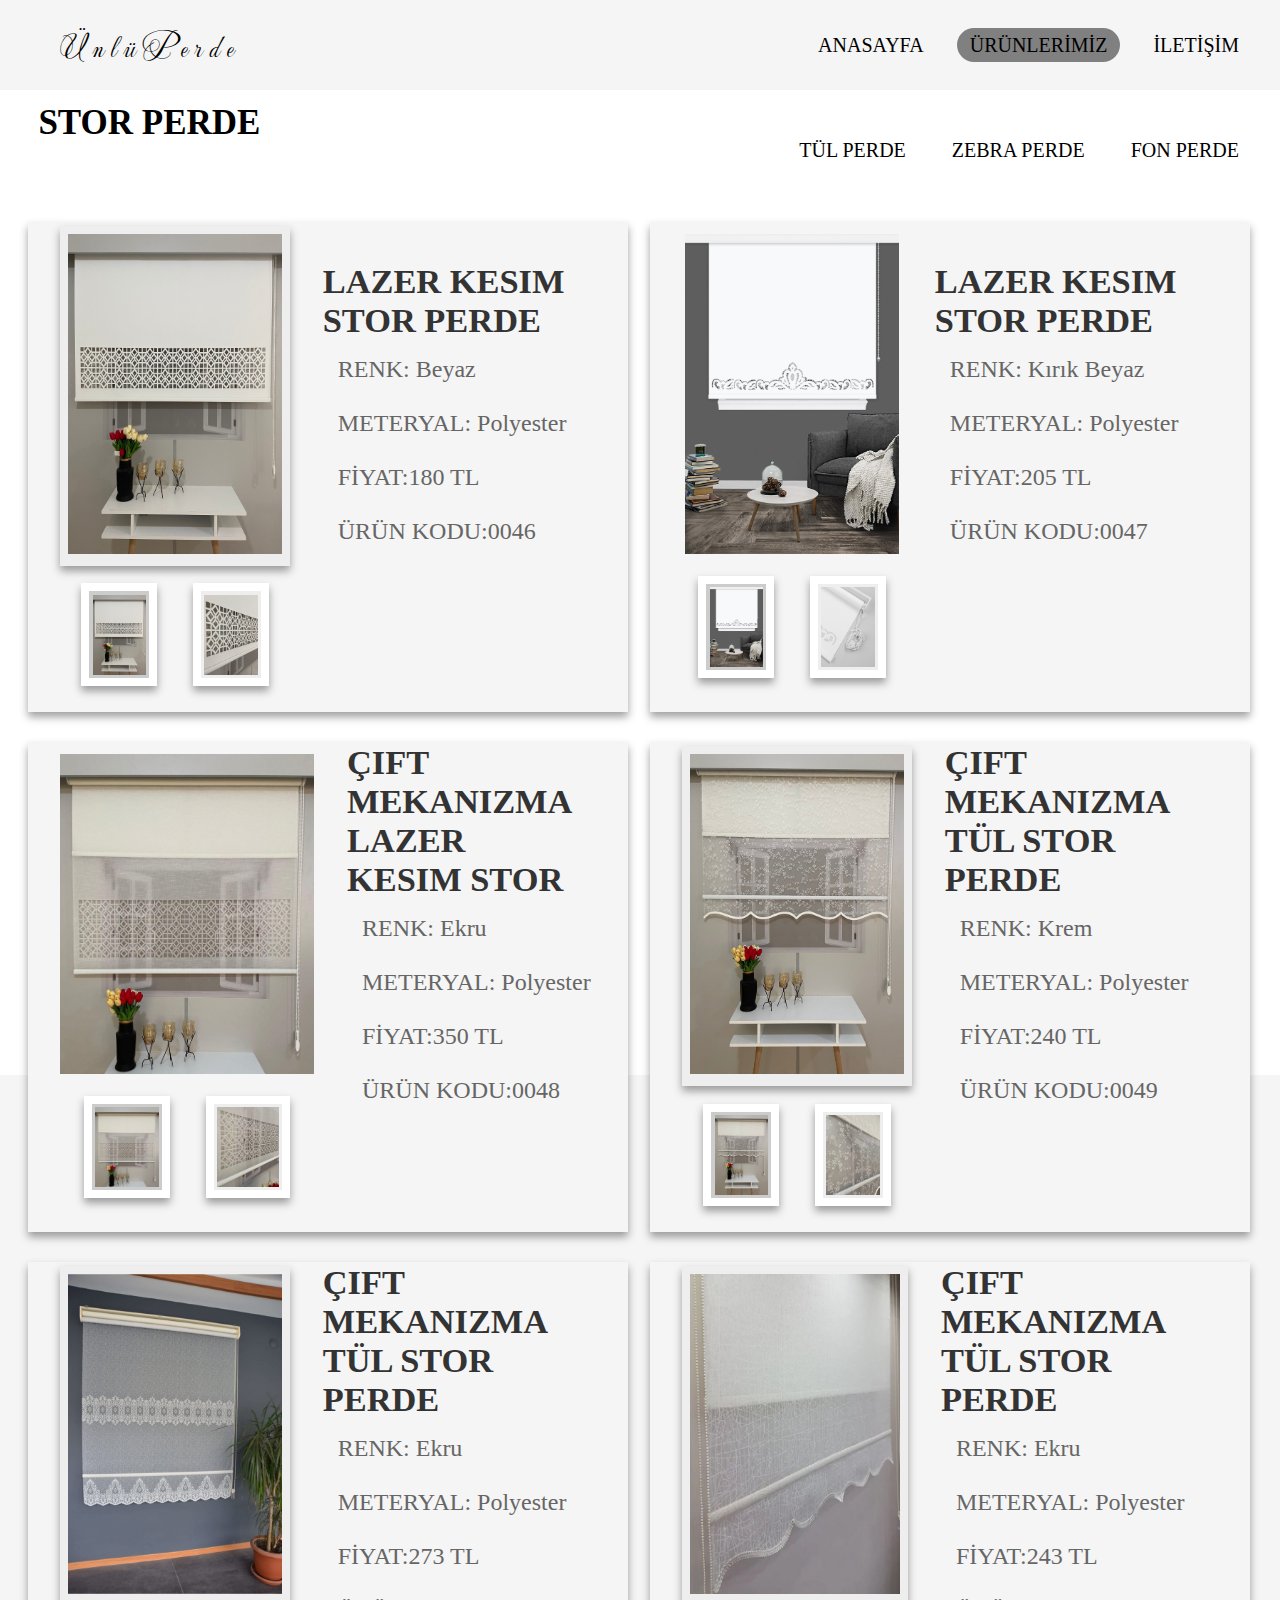
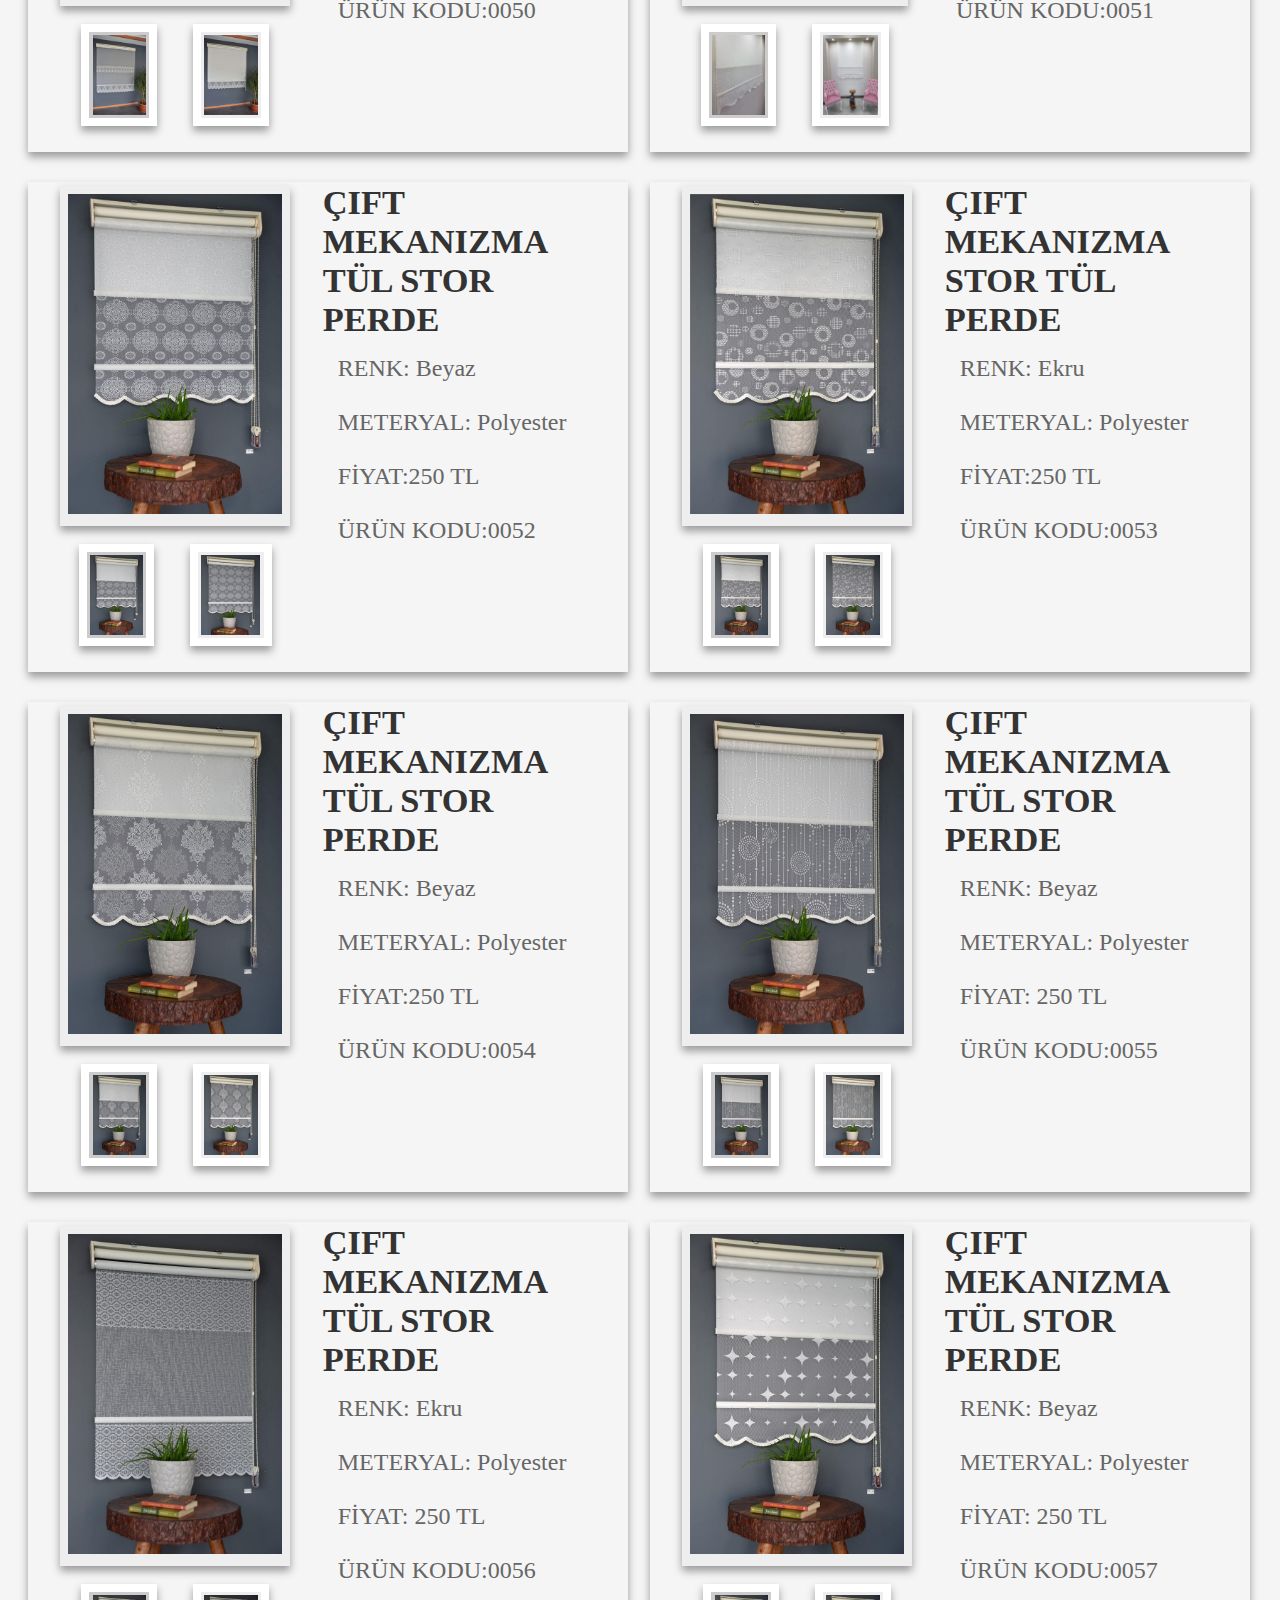
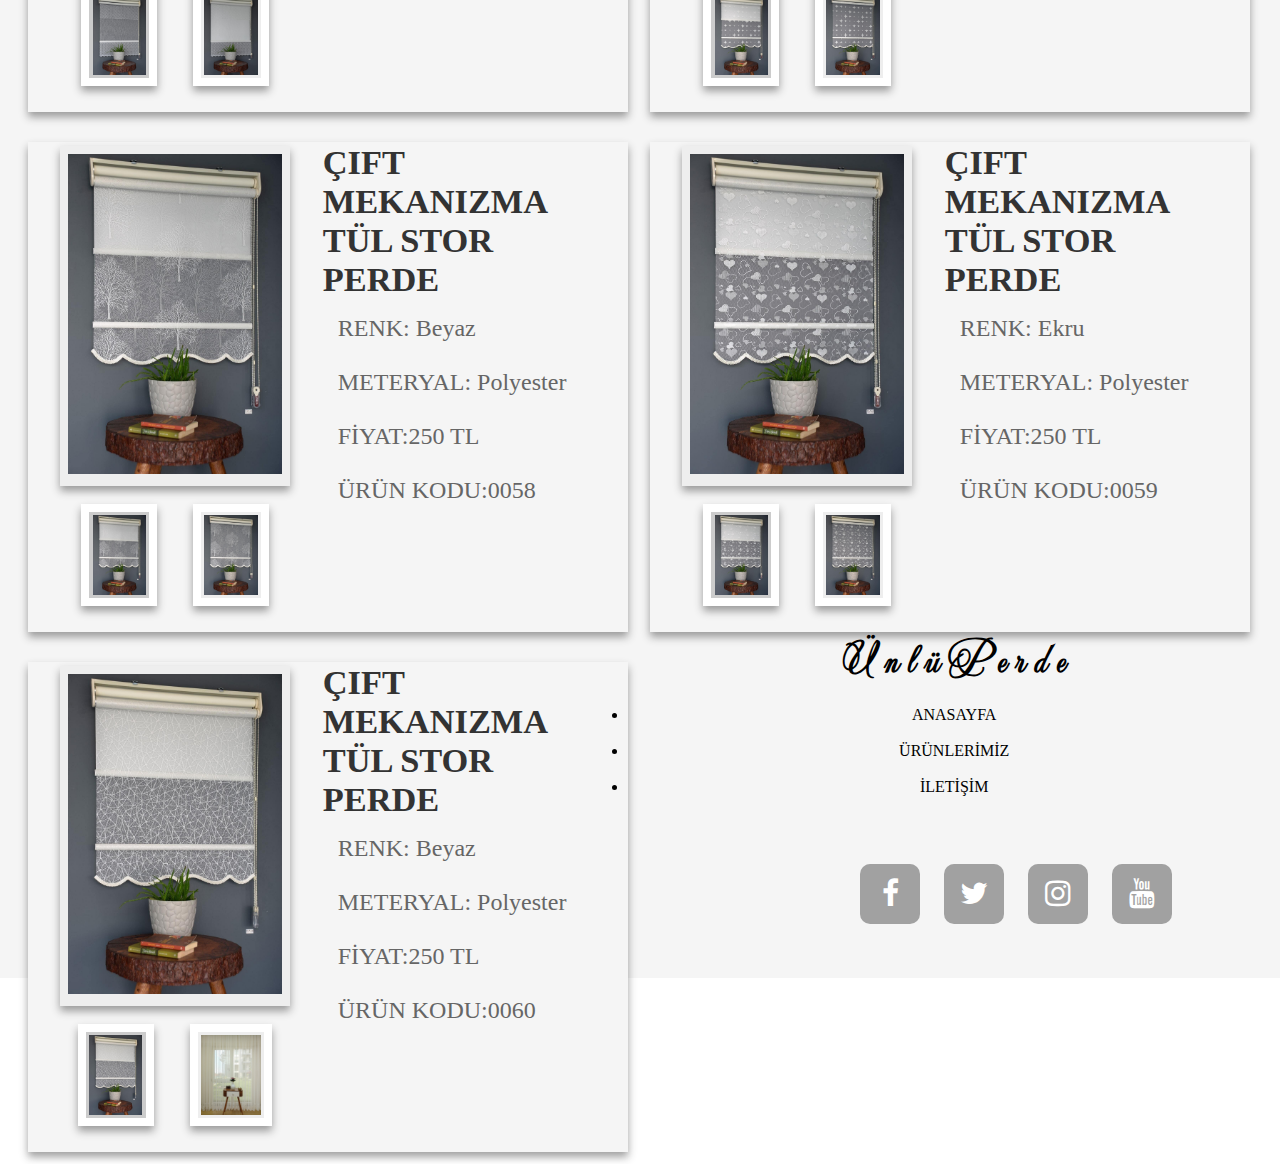
<file: storperde.html>
<!DOCTYPE html>
<html lang="en">
<head>
    <meta charset="UTF-8">
    <meta http-equiv="X-UA-Compatible" content="IE=edge">
    <meta name="viewport" content="width=device-width, initial-scale=1.0">
    <title>Stor Perde</title>
    <link rel="stylesheet" href="./css/storperde.css">
    <link rel="stylesheet" href="https://cdnjs.cloudflare.com/ajax/libs/font-awesome/4.7.0/css/font-awesome.min.css">
    <link rel="stylesheet" href="https://cdnjs.cloudflare.com/ajax/libs/font-awesome/4.7.0/css/font-awesome.min.css">
    <script src="https://cdnjs.cloudflare.com/ajax/libs/jquery/3.5.1/jquery.min.js"></script>
    <style>
        @import url('https://fonts.googleapis.com/css2?family=Mea+Culpa&display=swap');
        </style>
</head>
<body>
    <div class="container">
        <div class="navbar">
            <div class="logo"> <a href="index.html" style="margin-left: 20px; ">Ü n l ü   P e r d e</a></div>
            <ul>
                <li> <a href="index.html"> ANASAYFA</a></li>
                <li> <a href="urunlerimiz.html"class="active"> ÜRÜNLERİMİZ</a></li>
                <li> <a href="iletisim.html">İLETİŞİM</a></li>
            </ul>
        </div>
    </div>

     <!-- ---------------------------------------------------------------------------------------------------- -->
    <div class="urunbaslık">
        <b>STOR PERDE</b>
    </div>

    <div class="uruncontainer">
        <ul>
            <li><a href="urunlerimiz.html">TÜL PERDE</a></li>
            <li><a href="zebraperde.html">ZEBRA PERDE</a></li>
            <li><a href="fonperde.html">FON PERDE</a></li>
        </ul>
    </div><br><br>


    <!-- ----------------------------------------ÜRÜN-1------------------------------------------------------ -->
    <div class="box-container">
        <div class="box">
            <div class="image-container">
                <div class="big-image">
                    <img  class="magniflier" src="./storurunimage/ürün1.jpg" alt="">
                </div>
                <div class="small-image">
                    <img class="active" src="./storurunimage/ürün1.jpg" alt="">
                    <img src="./storurunimage/ürün1.2.jpg" alt="">
                </div>
            </div>
            <div class="content">
                <h3 class="title">Lazer  Kesim <br>Stor Perde</h3>
                <p>RENK: Beyaz <br><br>  METERYAL: Polyester <br><br> FİYAT:180 TL <br><br> ÜRÜN KODU:0046  </p>
            </div>
        </div>
    </div>    
    <!-- ----------------------------------------ÜRÜN-2------------------------------------------------------ -->
    <div class="box-container">
        <div class="box">
            <div class="image-container">
                <div class="big-image2">
                    <img   class="magniflier" src="./storurunimage/ürün2.jpg" alt="">
                </div>
                <div class="small-image2">
                    <img class="active2" src="./storurunimage/ürün2.jpg" alt="">
                    <img src="./storurunimage/ürün2.1.jpg" alt="">
                </div>
            </div>
            <div class="content">
                <h3 class="title">Lazer Kesim <br>Stor Perde</h3>
                <p>RENK: Kırık Beyaz <br><br>  METERYAL: Polyester <br><br> FİYAT:205 TL <br><br> ÜRÜN KODU:0047  </p>
            </div>
        </div>
    </div>   
    <!-- ----------------------------------------ÜRÜN-3------------------------------------------------------ -->
    
    <div class="box-container">
        <div class="box">
            <div class="image-container">
                <div class="big-image3">
                    <img  class="magniflier" src="./storurunimage/ürün3.jpg" alt="">
                </div>
                <div class="small-image3">
                    <img class="active3" src="./storurunimage/ürün3.jpg" alt="">
                    <img src="./storurunimage/ürün3.1.jpg" alt="">
                </div>
            </div>
            <div class="content">
                <h3 class="title">Çift Mekanizma Lazer <br>Kesim Stor </h3>
                <p>RENK: Ekru <br><br>  METERYAL: Polyester <br><br> FİYAT:350 TL <br><br> ÜRÜN KODU:0048 </p>
            </div>
        </div>
    </div>   

    <!-- ----------------------------------------ÜRÜN-4------------------------------------------------------ -->
    
    <div class="box-container">
        <div class="box">
            <div class="image-container">
                <div class="big-image4">
                    <img class="magniflier" src="./storurunimage/ürün4.jpg" alt="">
                </div>
                <div class="small-image4">
                    <img class="active4" src="./storurunimage/ürün4.jpg" alt="">
                    <img src="./storurunimage/ürün4.1.jpg" alt="">
                </div>
            </div>
            <div class="content">
                <h3 class="title">Çift Mekanizma<br>Tül Stor Perde</h3>
                <p>RENK: Krem <br><br>  METERYAL: Polyester <br><br> FİYAT:240 TL <br><br> ÜRÜN KODU:0049  </p>
            </div>
        </div>
    </div>   

    <!-- ----------------------------------------ÜRÜN-5------------------------------------------------------ -->
    
    <div class="box-container">
        <div class="box">
            <div class="image-container">
                <div class="big-image5">
                    <img class="magniflier" src="./storurunimage/ürün5.jpg" alt="">
                </div>
                <div class="small-image5">
                    <img class="active5" src="./storurunimage/ürün5.jpg" alt="">
                    <img src="./storurunimage/ürün5.1.jpg" alt="">
                </div>
            </div>
            <div class="content">
                <h3 class="title">Çift Mekanizma <br>Tül Stor Perde</h3>
                <p>RENK: Ekru <br><br>  METERYAL: Polyester <br><br> FİYAT:273 TL <br><br> ÜRÜN KODU:0050 </p>
            </div>
        </div>
    </div>   

    <!-- ----------------------------------------ÜRÜN-6------------------------------------------------------ -->
    
    <div class="box-container">
        <div class="box">
            <div class="image-container">
                <div class="big-image6">
                    <img class="magniflier" src="./storurunimage/ürün6.jpg" alt="">
                </div>
                <div class="small-image6">
                    <img class="active6" src="./storurunimage/ürün6.jpg" alt="">
                    <img src="./storurunimage/ürün6.1.jpg" alt="">
                </div>
            </div>
            <div class="content">
                <h3 class="title">Çift Mekanizma<br>Tül Stor Perde</h3>
                <p>RENK: Ekru <br><br>  METERYAL: Polyester <br><br> FİYAT:243 TL <br><br> ÜRÜN KODU:0051 </p>
            </div>
        </div>
    </div> 
    <!-- ----------------------------------------ÜRÜN-7------------------------------------------------------ -->
    
    <div class="box-container">
        <div class="box">
            <div class="image-container">
                <div class="big-image7">
                    <img class="magniflier" src="./storurunimage/ürün7.jpg" alt="">
                </div>
                <div class="small-image7">
                    <img class="active7" src="./storurunimage/ürün7.jpg" alt="">
                    <img src="./storurunimage/ürün7.1.jpg" alt="">
                </div>
            </div>
            <div class="content">
                <h3 class="title">Çift Mekanizma<br>Tül Stor Perde</h3>
                <p>RENK: Beyaz <br><br>  METERYAL: Polyester <br><br> FİYAT:250 TL <br><br> ÜRÜN KODU:0052  </p>
            </div>
        </div>
    </div>  
    <!-- ----------------------------------------ÜRÜN-8------------------------------------------------------ -->
    
    <div class="box-container">
        <div class="box">
            <div class="image-container">
                <div class="big-image8">
                    <img class="magniflier" src="./storurunimage/ürün8.jpg" alt="">
                </div>
                <div class="small-image8">
                    <img class="active8" src="./storurunimage/ürün8.jpg" alt="">
                    <img src="./storurunimage/ürün8.1.jpg" alt="">
                </div>
            </div>
            <div class="content">
                <h3 class="title">Çift Mekanizma<br>Stor Tül Perde</h3>
                <p>RENK: Ekru <br><br>  METERYAL: Polyester <br><br> FİYAT:250 TL  <br><br> ÜRÜN KODU:0053 </p>
            </div>
        </div>
    </div>  

    <!-- ----------------------------------------ÜRÜN-9------------------------------------------------------ -->
    
    <div class="box-container">
        <div class="box">
            <div class="image-container">
                <div class="big-image9">
                    <img class="magniflier" src="./storurunimage/ürün9.jpg" alt="">
                </div>
                <div class="small-image9">
                    <img class="active9" src="./storurunimage/ürün9.jpg" alt="">
                    <img src="./storurunimage/ürün9.1.jpg" alt="">
                </div>
            </div>
            <div class="content">
                <h3 class="title">Çift Mekanizma<br>Tül Stor Perde</h3>
                <p>RENK: Beyaz <br><br>  METERYAL: Polyester <br><br> FİYAT:250 TL <br><br> ÜRÜN KODU:0054  </p>
            </div>
        </div>
    </div>
    <!-- ----------------------------------------ÜRÜN-10------------------------------------------------------ -->
    
    <div class="box-container">
        <div class="box">
            <div class="image-container">
                <div class="big-image10">
                    <img class="magniflier" src="./storurunimage/ürün10.jpg" alt="">
                </div>
                <div class="small-image10">
                    <img class="active10" src="./storurunimage/ürün10.jpg" alt="">
                    <img src="./storurunimage/ürün10.1.jpg" alt="">
                </div>
            </div>
            <div class="content">
                <h3 class="title">Çift Mekanizma<br>Tül Stor Perde</h3>
                <p>RENK: Beyaz <br><br>  METERYAL: Polyester <br><br> FİYAT: 250 TL  <br><br> ÜRÜN KODU:0055 </p>
            </div>
        </div>
    </div>  
    <!-- ----------------------------------------ÜRÜN-11------------------------------------------------------ -->
    
    <div class="box-container">
        <div class="box">
            <div class="image-container">
                <div class="big-image11">
                    <img class="magniflier" src="./storurunimage/ürün11.jpg" alt="">
                </div>
                <div class="small-image11">
                    <img class="active11" src="./storurunimage/ürün11.jpg" alt="">
                    <img src="./storurunimage/ürün11.1.jpg" alt="">
                </div>
            </div>
            <div class="content">
                <h3 class="title">Çift Mekanizma<br>Tül Stor Perde</h3>
                <p>RENK: Ekru <br><br>  METERYAL: Polyester <br><br> FİYAT: 250 TL  <br><br> ÜRÜN KODU:0056 </p>
            </div>
        </div>
    </div>
    <!-- ----------------------------------------ÜRÜN-12------------------------------------------------------ -->
    
    <div class="box-container">
        <div class="box">
            <div class="image-container">
                <div class="big-image12">
                    <img class="magniflier" src="./storurunimage/ürün12.jpg" alt="">
                </div>
                <div class="small-image12">
                    <img class="active12" src="./storurunimage/ürün12.jpg" alt="">
                    <img src="./storurunimage/ürün12.1.jpg" alt="">
                </div>
            </div>
            <div class="content">
                <h3 class="title">Çift Mekanizma<br> Tül Stor Perde</h3>
                <p>RENK: Beyaz <br><br>  METERYAL: Polyester <br><br> FİYAT: 250 TL  <br><br> ÜRÜN KODU:0057 </p>
            </div>
        </div>
    </div><!-- ----------------------------------------ÜRÜN-13------------------------------------------------------ -->
    
    <div class="box-container">
        <div class="box">
            <div class="image-container">
                <div class="big-image13">
                    <img class="magniflier" src="./storurunimage/ürün13.jpg" alt="">
                </div>
                <div class="small-image13">
                    <img class="active13" src="./storurunimage/ürün13.jpg" alt="">
                    <img src="./storurunimage/ürün13.1.jpg" alt="">
                </div>
            </div>
            <div class="content">
                <h3 class="title">Çift Mekanizma <br>Tül Stor Perde</h3>
                <p>RENK: Beyaz <br><br>  METERYAL: Polyester <br><br> FİYAT:250 TL  <br><br> ÜRÜN KODU:0058 </p>
            </div>
        </div>
    </div>
    <!-- ----------------------------------------ÜRÜN-14------------------------------------------------------ -->
    
    <div class="box-container">
        <div class="box">
            <div class="image-container">
                <div class="big-image14">
                    <img class="magniflier" src="./storurunimage/ürün14.jpg" alt="">
                </div>
                <div class="small-image14">
                    <img class="active14" src="./storurunimage/ürün14.jpg" alt="">
                    <img src="./storurunimage/ürün14.1.jpg" alt="">
                </div>
            </div>
            <div class="content">
                <h3 class="title">Çift Mekanizma <br>Tül Stor Perde</h3>
                <p>RENK: Ekru <br><br>  METERYAL: Polyester <br><br> FİYAT:250 TL <br><br> ÜRÜN KODU:0059 </p>
            </div>
        </div>
    </div>

    <!-- ----------------------------------------ÜRÜN-15------------------------------------------------------ -->
    
    <div class="box-container">
        <div class="box">
            <div class="image-container">
                <div class="big-image15">
                    <img class="magniflier" src="./storurunimage/ürün15.jpg" alt="">
                </div>
                <div class="small-image15">
                    <img class="active15" src="./storurunimage/ürün15.jpg" alt="">
                    <img  src="./urunleriamge/ürün15.1.jpg" alt="">
                </div>
            </div>
            <div class="content">
                <h3 class="title"> Çift Mekanizma<br>Tül Stor Perde</h3>
                <p>RENK: Beyaz <br><br>  METERYAL: Polyester <br><br> FİYAT:250 TL <br><br> ÜRÜN KODU:0060  </p>
            </div>
        </div>
    </div>
    <!-- --------------------------------------------------FOOTER-------------------------------------------------------- -->
    <div class="footer">
        <br>
        <div class="footerbaslık"><h1> Ü n l ü  P e r d e </h1></div>
        <br>
        <div class="footermenu">
            <ul>
                <li> <a href="index.html"> ANASAYFA</a></li>
                <br>
                <li> <a href="urunlerimiz.html"> ÜRÜNLERİMİZ</a></li>
                <br>
                <li> <a href="iletisim.html">İLETİŞİM</a></li>
            </ul>
        </div>
        <br>


        <div class="sosyalbutonlar">
            <a href="http://facebook.com/cahitsoyman.blogspot.com" target="_blank" class="facebook"><i class="fa fa-facebook" aria-hidden="true"></i></a>
            <a href="http://twitter.com/cahitsoyman.blogspot.com" target="_blank" class="twitter"><i class="fa fa-twitter" aria-hidden="true"></i></a>
            <a href="http://instagram.com//cahitsoyman.blogspot.com" target="_blank" class="instagram"><i class="fa fa-instagram" aria-hidden="true"></i></a>
            <a href="http://youtube.com//cahitsoyman.blogspot.com" target="_blank" class="youtube"><i class="fa fa-youtube" aria-hidden="true"></i></a>
      </div>
    </div>

    








































































    
</body>
</html>

<!-- ---------------------------------------ÜRÜN-1------------------------------------------------------------ -->
<script>
    $(document).ready(function(){
        $('.small-image img').click(function(){
            $(this).addClass('active').siblings().removeClass('active');
            let image = $(this).attr('src');
            $('.big-image img').attr('src',image);
        });
    });
    </script>
<!-- ---------------------------------------ÜRÜN-2----------------------------------------------------------- -->
<script>
$(document).ready(function(){
    $('.small-image2 img').click(function(){
        $(this).addClass('active2').siblings().removeClass('active2');
        let image = $(this).attr('src');
        $('.big-image2 img').attr('src',image);
    });
});
</script>
<!-- ---------------------------------------ÜRÜN-3----------------------------------------------------------- -->
<script>
    $(document).ready(function(){
        $('.small-image3 img').click(function(){
            $(this).addClass('active3').siblings().removeClass('active3');
            let image = $(this).attr('src');
            $('.big-image3 img').attr('src',image);
        });
    });
    </script>
    <!-- ---------------------------------------ÜRÜN-4----------------------------------------------------------- -->
<script>
    $(document).ready(function(){
        $('.small-image4 img').click(function(){
            $(this).addClass('active4').siblings().removeClass('active4');
            let image = $(this).attr('src');
            $('.big-image4 img').attr('src',image);
        });
    });
    </script>
    <!-- ---------------------------------------ÜRÜN-5----------------------------------------------------------- -->
<script>
    $(document).ready(function(){
        $('.small-image5 img').click(function(){
            $(this).addClass('active5').siblings().removeClass('active5');
            let image = $(this).attr('src');
            $('.big-image5 img').attr('src',image);
        });
    });
    </script>
     <!-- ---------------------------------------ÜRÜN-6----------------------------------------------------------- -->
<script>
    $(document).ready(function(){
        $('.small-image6 img').click(function(){
            $(this).addClass('active6').siblings().removeClass('active6');
            let image = $(this).attr('src');
            $('.big-image6 img').attr('src',image);
        });
    });
    </script>
     <!-- ---------------------------------------ÜRÜN-7----------------------------------------------------------- -->
<script>
    $(document).ready(function(){
        $('.small-image7 img').click(function(){
            $(this).addClass('active7').siblings().removeClass('active7');
            let image = $(this).attr('src');
            $('.big-image7 img').attr('src',image);
        });
    });
    </script>
    <!-- ---------------------------------------ÜRÜN-8----------------------------------------------------------- -->
<script>
    $(document).ready(function(){
        $('.small-image8 img').click(function(){
            $(this).addClass('active8').siblings().removeClass('active8');
            let image = $(this).attr('src');
            $('.big-image8 img').attr('src',image);
        });
    });
    </script>
    <!-- ---------------------------------------ÜRÜN-9----------------------------------------------------------- -->
<script>
    $(document).ready(function(){
        $('.small-image9 img').click(function(){
            $(this).addClass('active9').siblings().removeClass('active9');
            let image = $(this).attr('src');
            $('.big-image9 img').attr('src',image);
        });
    });
    </script>
     <!-- ---------------------------------------ÜRÜN-10----------------------------------------------------------- -->
<script>
    $(document).ready(function(){
        $('.small-image10 img').click(function(){
            $(this).addClass('active10').siblings().removeClass('active10');
            let image = $(this).attr('src');
            $('.big-image10 img').attr('src',image);
        });
    });
    </script>
     <!-- ---------------------------------------ÜRÜN-11----------------------------------------------------------- -->
<script>
    $(document).ready(function(){
        $('.small-image11 img').click(function(){
            $(this).addClass('active11').siblings().removeClass('active11');
            let image = $(this).attr('src');
            $('.big-image11 img').attr('src',image);
        });
    });
    </script>
     <!-- ---------------------------------------ÜRÜN-12----------------------------------------------------------- -->
<script>
    $(document).ready(function(){
        $('.small-image12 img').click(function(){
            $(this).addClass('active12').siblings().removeClass('active12');
            let image = $(this).attr('src');
            $('.big-image12 img').attr('src',image);
        });
    });
    </script>
     <!-- ---------------------------------------ÜRÜN-13----------------------------------------------------------- -->
<script>
    $(document).ready(function(){
        $('.small-image13 img').click(function(){
            $(this).addClass('active13').siblings().removeClass('active13');
            let image = $(this).attr('src');
            $('.big-image13 img').attr('src',image);
        });
    });
    </script>
     <!-- ---------------------------------------ÜRÜN-14----------------------------------------------------------- -->
<script>
    $(document).ready(function(){
        $('.small-image14 img').click(function(){
            $(this).addClass('active14').siblings().removeClass('active14');
            let image = $(this).attr('src');
            $('.big-image14 img').attr('src',image);
        });
    });
    </script>
     <!-- ---------------------------------------ÜRÜN-15----------------------------------------------------------- -->
<script>
    $(document).ready(function(){
        $('.small-image15 img').click(function(){
            $(this).addClass('active15').siblings().removeClass('active15');
            let image = $(this).attr('src');
            $('.big-image15 img').attr('src',image);
        });
    });
    </script>


<!-- ----------------------------------BÜYÜTEÇ JS-------------------------------------------------------- -->
<script>
$(function() {
var native_width = 0;
var native_height = 0;
var mouse = {x: 0, y: 0};
var magnify;
var cur_img;
var ui = {
  magniflier: $('.magniflier')
};
if (ui.magniflier.length) {
  var div = document.createElement('div');
  div.setAttribute('class', 'glass');
  ui.glass = $(div);
  $('body').append(div);
}
var mouseMove = function(e) {
  var $el = $(this);
  var magnify_offset = cur_img.offset();
  mouse.x = e.pageX - magnify_offset.left;
  mouse.y = e.pageY - magnify_offset.top;
  if (
    mouse.x < cur_img.width() &&
    mouse.y < cur_img.height() &&
    mouse.x > 0 &&
    mouse.y > 0
    ) {
    magnify(e);
  }
  else {
    ui.glass.fadeOut(100);
  }
  return;
};

var magnify = function(e) {
  var rx = Math.round(mouse.x/cur_img.width()*native_width - ui.glass.width()/2)*-1;
  var ry = Math.round(mouse.y/cur_img.height()*native_height - ui.glass.height()/2)*-1;
  var bg_pos = rx + "px " + ry + "px";
  var glass_left = e.pageX - ui.glass.width() / 2;
  var glass_top  = e.pageY - ui.glass.height() / 2;
  ui.glass.css({
    left: glass_left,
    top: glass_top,
    backgroundPosition: bg_pos
  });

  return;
};

$('.magniflier').on('mousemove', function() {
  ui.glass.fadeIn(200);
  cur_img = $(this);
  var large_img_loaded = cur_img.data('large-img-loaded');
  var src = cur_img.data('large') || cur_img.attr('src');
  if (src) {
    ui.glass.css({
      'background-image': 'url(' + src + ')',
      'background-repeat': 'no-repeat'
    });
  }
    if (!cur_img.data('native_width')) {
      var image_object = new Image();
      image_object.onload = function() {
        native_width = image_object.width;
        native_height = image_object.height;
        cur_img.data('native_width', native_width);
        cur_img.data('native_height', native_height);
        mouseMove.apply(this, arguments);
        ui.glass.on('mousemove', mouseMove);
      };
      image_object.src = src;
      
      return;
    } else {

      native_width = cur_img.data('native_width');
      native_height = cur_img.data('native_height');
    }
  mouseMove.apply(this, arguments);

  ui.glass.on('mousemove', mouseMove);
});

ui.glass.on('mouseout', function() {
  ui.glass.off('mousemove', mouseMove);
});

});
</script>
</file>
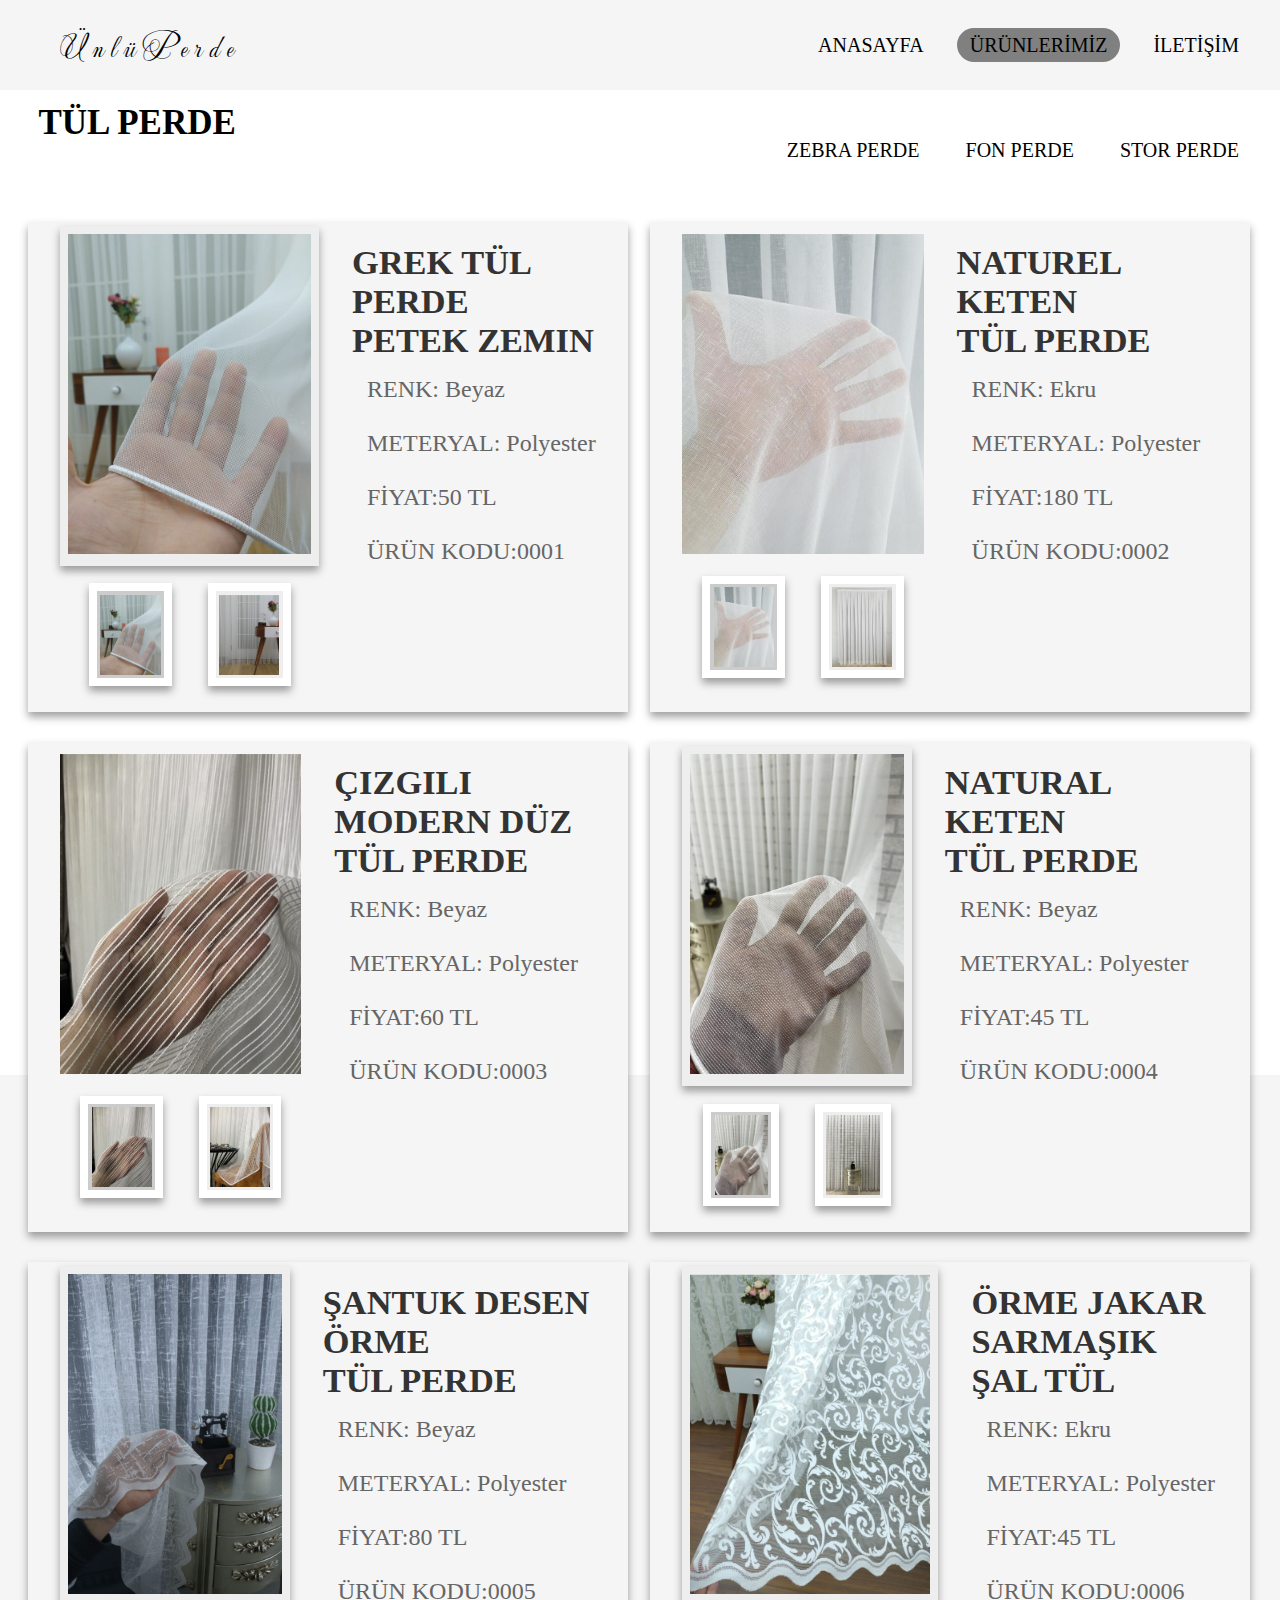
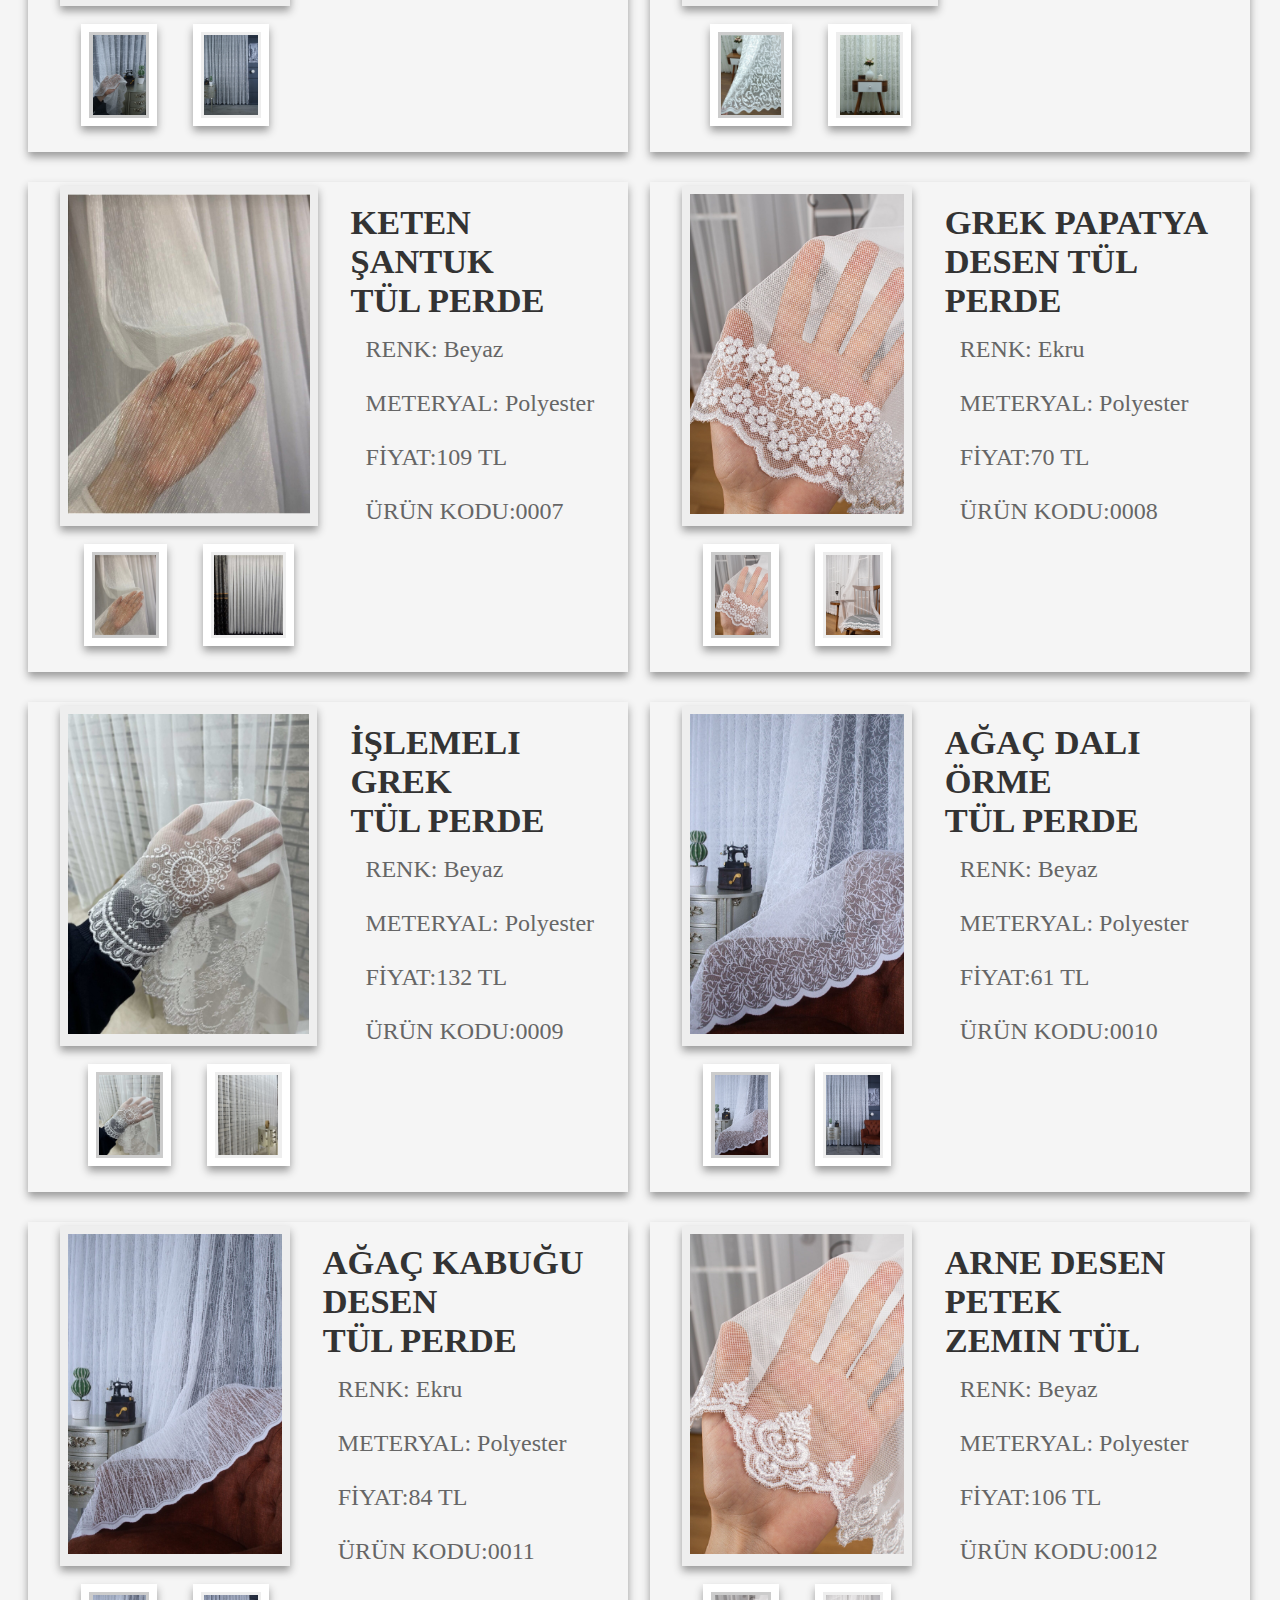
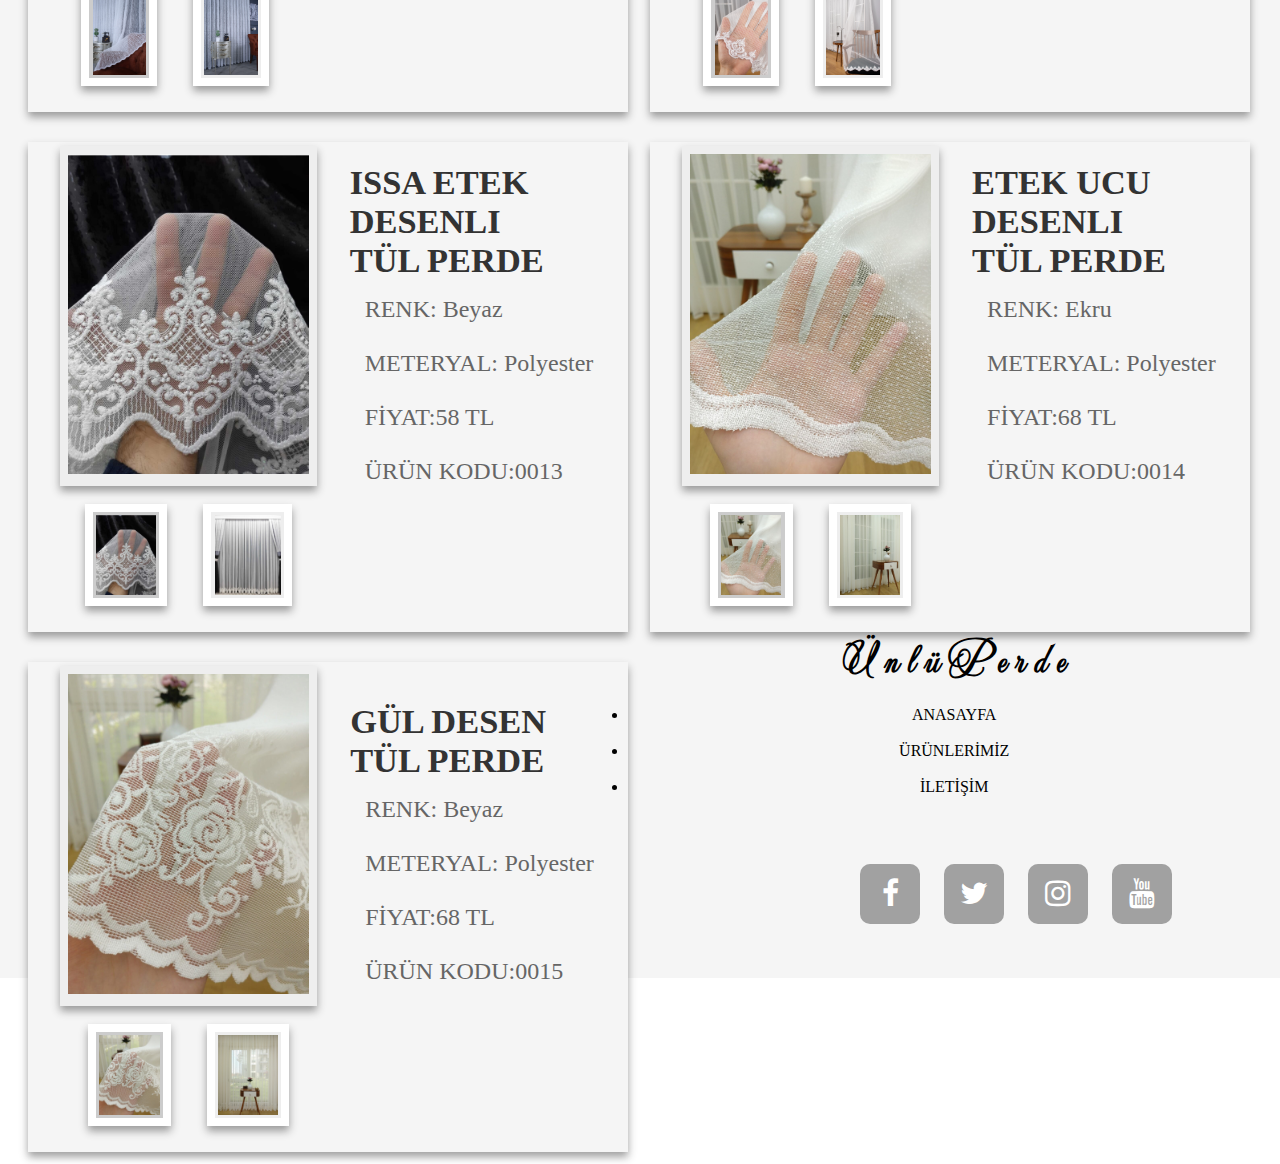
<file: urunlerimiz.html>
<!DOCTYPE html>
<html lang="en">
<head>
    <meta charset="UTF-8">
    <meta http-equiv="X-UA-Compatible" content="IE=edge">
    <meta name="viewport" content="width=device-width, initial-scale=1.0">
    <link rel="stylesheet" href="./css/urunlerimiz.css">
    <link rel="stylesheet" href="https://cdnjs.cloudflare.com/ajax/libs/font-awesome/4.7.0/css/font-awesome.min.css">
    <link rel="stylesheet" href="https://cdnjs.cloudflare.com/ajax/libs/font-awesome/4.7.0/css/font-awesome.min.css">
    <script src="https://cdnjs.cloudflare.com/ajax/libs/jquery/3.5.1/jquery.min.js"></script>
    <title>Ürünlerimiz</title>
    <style>
        @import url('https://fonts.googleapis.com/css2?family=Mea+Culpa&display=swap');
        </style>
</head>
<body>
    <div class="container">
        <div class="navbar">
            <div class="logo"> <a href="index.html" style="margin-left: 20px; ">Ü n l ü   P e r d e</a></div>
            <ul>
                <li> <a href="index.html"> ANASAYFA</a></li>
                <li> <a href="urunlerimiz.html"class="active"> ÜRÜNLERİMİZ</a></li>
                <li> <a href="iletisim.html">İLETİŞİM</a></li>
            </ul>
        </div>
    </div>

     <!-- ---------------------------------------------------------------------------------------------------- -->
    <div class="urunbaslık">
        <b>TÜL PERDE </b>
    </div>

    <div class="uruncontainer">
        <ul>
            <li><a href="zebraperde.html">ZEBRA PERDE</a></li>
            <li><a href="fonperde.html">FON PERDE</a></li>
            <li><a href="storperde.html">STOR PERDE</a></li>
        </ul>
    </div><br><br>
     <!-- ----------------------------------------ÜRÜN-1------------------------------------------------------ -->
    <div class="box-container">
        <div class="box">
            <div class="image-container">
                <div class="big-image">
                    <img  class="magniflier" src="./urunleriamge/ürün1.jpg" alt="">
                </div>
                <div class="small-image">
                    <img class="active" src="./urunleriamge/ürün1.jpg" alt="">
                    <img src="./urunleriamge/ürün1.2.jpg" alt="">
                </div>
            </div>
            <div class="content">
                <h3 class="title">Grek Tül Perde <br>Petek Zemin</h3>
                <p>RENK: Beyaz <br><br>  METERYAL: Polyester <br><br> FİYAT:50 TL <br><br> ÜRÜN KODU:0001  </p>
            </div>
        </div>
    </div>    
    <!-- ----------------------------------------ÜRÜN-2------------------------------------------------------ -->
    <div class="box-container">
        <div class="box">
            <div class="image-container">
                <div class="big-image2">
                    <img   class="magniflier" src="./urunleriamge/ürün2.jpg" alt="">
                </div>
                <div class="small-image2">
                    <img class="active2" src="./urunleriamge/ürün2.jpg" alt="">
                    <img src="./urunleriamge/ürün2.1.jpg" alt="">
                </div>
            </div>
            <div class="content">
                <h3 class="title">Naturel Keten <br>Tül Perde</h3>
                <p>RENK: Ekru <br><br>  METERYAL: Polyester <br><br> FİYAT:180 TL <br><br> ÜRÜN KODU:0002  </p>
            </div>
        </div>
    </div>   
    
    <!-- ----------------------------------------ÜRÜN-3------------------------------------------------------ -->
    
    <div class="box-container">
        <div class="box">
            <div class="image-container">
                <div class="big-image3">
                    <img  class="magniflier" src="./urunleriamge/ürün3.jpg" alt="">
                </div>
                <div class="small-image3">
                    <img class="active3" src="./urunleriamge/ürün3.jpg" alt="">
                    <img src="./urunleriamge/ürün3.1.jpg" alt="">
                </div>
            </div>
            <div class="content">
                <h3 class="title">Çizgili Modern Düz <br>Tül Perde</h3>
                <p>RENK: Beyaz <br><br>  METERYAL: Polyester <br><br> FİYAT:60 TL <br><br> ÜRÜN KODU:0003 </p>
            </div>
        </div>
    </div>   

    <!-- ----------------------------------------ÜRÜN-4------------------------------------------------------ -->
    
    <div class="box-container">
        <div class="box">
            <div class="image-container">
                <div class="big-image4">
                    <img class="magniflier" src="./urunleriamge/ürün4.jpg" alt="">
                </div>
                <div class="small-image4">
                    <img class="active4" src="./urunleriamge/ürün4.jpg" alt="">
                    <img src="./urunleriamge/ürün4.1.jpg" alt="">
                </div>
            </div>
            <div class="content">
                <h3 class="title">Natural Keten<br>Tül Perde</h3>
                <p>RENK: Beyaz <br><br>  METERYAL: Polyester <br><br> FİYAT:45 TL <br><br> ÜRÜN KODU:0004  </p>
            </div>
        </div>
    </div>   

    <!-- ----------------------------------------ÜRÜN-5------------------------------------------------------ -->
    
    <div class="box-container">
        <div class="box">
            <div class="image-container">
                <div class="big-image5">
                    <img class="magniflier" src="./urunleriamge/ürün5.jpg" alt="">
                </div>
                <div class="small-image5">
                    <img class="active5" src="./urunleriamge/ürün5.jpg" alt="">
                    <img src="./urunleriamge/ürün5.1.jpg" alt="">
                </div>
            </div>
            <div class="content">
                <h3 class="title">Şantuk Desen Örme <br>Tül Perde</h3>
                <p>RENK: Beyaz <br><br>  METERYAL: Polyester <br><br> FİYAT:80 TL <br><br> ÜRÜN KODU:0005 </p>
            </div>
        </div>
    </div>   

    <!-- ----------------------------------------ÜRÜN-6------------------------------------------------------ -->
    
    <div class="box-container">
        <div class="box">
            <div class="image-container">
                <div class="big-image6">
                    <img class="magniflier" src="./urunleriamge/ürün6.jpg" alt="">
                </div>
                <div class="small-image6">
                    <img class="active6" src="./urunleriamge/ürün6.jpg" alt="">
                    <img src="./urunleriamge/ürün6.1.jpg" alt="">
                </div>
            </div>
            <div class="content">
                <h3 class="title">Örme Jakar Sarmaşık<br>Şal Tül</h3>
                <p>RENK: Ekru <br><br>  METERYAL: Polyester <br><br> FİYAT:45 TL <br><br> ÜRÜN KODU:0006 </p>
            </div>
        </div>
    </div> 
    <!-- ----------------------------------------ÜRÜN-7------------------------------------------------------ -->
    
    <div class="box-container">
        <div class="box">
            <div class="image-container">
                <div class="big-image7">
                    <img class="magniflier" src="./urunleriamge/ürün7.jpg" alt="">
                </div>
                <div class="small-image7">
                    <img class="active7" src="./urunleriamge/ürün7.jpg" alt="">
                    <img src="./urunleriamge/ürün7.1.jpg" alt="">
                </div>
            </div>
            <div class="content">
                <h3 class="title">Keten Şantuk<br>Tül Perde</h3>
                <p>RENK: Beyaz <br><br>  METERYAL: Polyester <br><br> FİYAT:109 TL <br><br> ÜRÜN KODU:0007  </p>
            </div>
        </div>
    </div>  
    <!-- ----------------------------------------ÜRÜN-8------------------------------------------------------ -->
    
    <div class="box-container">
        <div class="box">
            <div class="image-container">
                <div class="big-image8">
                    <img class="magniflier" src="./urunleriamge/ürün8.jpg" alt="">
                </div>
                <div class="small-image8">
                    <img class="active8" src="./urunleriamge/ürün8.jpg" alt="">
                    <img src="./urunleriamge/ürün8.1.jpg" alt="">
                </div>
            </div>
            <div class="content">
                <h3 class="title">Grek Papatya<br>Desen Tül Perde</h3>
                <p>RENK: Ekru <br><br>  METERYAL: Polyester <br><br> FİYAT:70 TL  <br><br> ÜRÜN KODU:0008 </p>
            </div>
        </div>
    </div>  

    <!-- ----------------------------------------ÜRÜN-9------------------------------------------------------ -->
    
    <div class="box-container">
        <div class="box">
            <div class="image-container">
                <div class="big-image9">
                    <img class="magniflier" src="./urunleriamge/ürün9.jpg" alt="">
                </div>
                <div class="small-image9">
                    <img class="active9" src="./urunleriamge/ürün9.jpg" alt="">
                    <img src="./urunleriamge/ürün9.1.jpg" alt="">
                </div>
            </div>
            <div class="content">
                <h3 class="title">İşlemeli Grek<br>Tül Perde</h3>
                <p>RENK: Beyaz <br><br>  METERYAL: Polyester <br><br> FİYAT:132 TL <br><br> ÜRÜN KODU:0009  </p>
            </div>
        </div>
    </div>
    <!-- ----------------------------------------ÜRÜN-10------------------------------------------------------ -->
    
    <div class="box-container">
        <div class="box">
            <div class="image-container">
                <div class="big-image10">
                    <img class="magniflier" src="./urunleriamge/ürün10.jpg" alt="">
                </div>
                <div class="small-image10">
                    <img class="active10" src="./urunleriamge/ürün10.jpg" alt="">
                    <img src="./urunleriamge/ürün10.1.jpg" alt="">
                </div>
            </div>
            <div class="content">
                <h3 class="title">Ağaç Dalı Örme<br>Tül Perde</h3>
                <p>RENK: Beyaz <br><br>  METERYAL: Polyester <br><br> FİYAT:61 TL  <br><br> ÜRÜN KODU:0010 </p>
            </div>
        </div>
    </div>  
    <!-- ----------------------------------------ÜRÜN-11------------------------------------------------------ -->
    
    <div class="box-container">
        <div class="box">
            <div class="image-container">
                <div class="big-image11">
                    <img class="magniflier" src="./urunleriamge/ürün11.jpg" alt="">
                </div>
                <div class="small-image11">
                    <img class="active11" src="./urunleriamge/ürün11.jpg" alt="">
                    <img src="./urunleriamge/ürün11.1.jpg" alt="">
                </div>
            </div>
            <div class="content">
                <h3 class="title">Ağaç Kabuğu Desen <br>Tül Perde</h3>
                <p>RENK: Ekru <br><br>  METERYAL: Polyester <br><br> FİYAT:84 TL  <br><br> ÜRÜN KODU:0011 </p>
            </div>
        </div>
    </div>
    <!-- ----------------------------------------ÜRÜN-12------------------------------------------------------ -->
    
    <div class="box-container">
        <div class="box">
            <div class="image-container">
                <div class="big-image12">
                    <img class="magniflier" src="./urunleriamge/ürün12.jpg" alt="">
                </div>
                <div class="small-image12">
                    <img class="active12" src="./urunleriamge/ürün12.jpg" alt="">
                    <img src="./urunleriamge/ürün12.1.jpg" alt="">
                </div>
            </div>
            <div class="content">
                <h3 class="title">Arne Desen Petek<br> Zemin Tül</h3>
                <p>RENK: Beyaz <br><br>  METERYAL: Polyester <br><br> FİYAT:106 TL  <br><br> ÜRÜN KODU:0012 </p>
            </div>
        </div>
    </div><!-- ----------------------------------------ÜRÜN-13------------------------------------------------------ -->
    
    <div class="box-container">
        <div class="box">
            <div class="image-container">
                <div class="big-image13">
                    <img class="magniflier" src="./urunleriamge/ürün13.jpg" alt="">
                </div>
                <div class="small-image13">
                    <img class="active13" src="./urunleriamge/ürün13.jpg" alt="">
                    <img src="./urunleriamge/ürün13.1.jpg" alt="">
                </div>
            </div>
            <div class="content">
                <h3 class="title">Issa Etek Desenli <br>Tül Perde</h3>
                <p>RENK: Beyaz <br><br>  METERYAL: Polyester <br><br> FİYAT:58 TL  <br><br> ÜRÜN KODU:0013 </p>
            </div>
        </div>
    </div>
    <!-- ----------------------------------------ÜRÜN-14------------------------------------------------------ -->
    
    <div class="box-container">
        <div class="box">
            <div class="image-container">
                <div class="big-image14">
                    <img class="magniflier" src="./urunleriamge/ürün14.jpg" alt="">
                </div>
                <div class="small-image14">
                    <img class="active14" src="./urunleriamge/ürün14.jpg" alt="">
                    <img src="./urunleriamge/ürün14.1.jpg" alt="">
                </div>
            </div>
            <div class="content">
                <h3 class="title">Etek Ucu Desenli <br>Tül Perde</h3>
                <p>RENK: Ekru <br><br>  METERYAL: Polyester <br><br> FİYAT:68 TL <br><br> ÜRÜN KODU:0014 </p>
            </div>
        </div>
    </div>

    <!-- ----------------------------------------ÜRÜN-15------------------------------------------------------ -->
    
    <div class="box-container">
        <div class="box">
            <div class="image-container">
                <div class="big-image15">
                    <img class="magniflier" src="./urunleriamge/ürün15.jpg" alt="">
                </div>
                <div class="small-image15">
                    <img class="active15" src="./urunleriamge/ürün15.jpg" alt="">
                    <img  src="./urunleriamge/ürün15.1.jpg" alt="">
                </div>
            </div>
            <div class="content">
                <h3 class="title"> Gül Desen <br>Tül Perde</h3>
                <p>RENK: Beyaz <br><br>  METERYAL: Polyester <br><br> FİYAT:68 TL <br><br> ÜRÜN KODU:0015  </p>
            </div>
        </div>
    </div>
    <!-- --------------------------------------------------FOOTER-------------------------------------------------------- -->
    <div class="footer">
        <br>
        <div class="footerbaslık"><h1> Ü n l ü  P e r d e </h1></div>
        <br>
        <div class="footermenu">
            <ul>
                <li> <a href="index.html"> ANASAYFA</a></li>
                <br>
                <li> <a href="urunlerimiz.html"> ÜRÜNLERİMİZ</a></li>
                <br>
                <li> <a href="iletisim.html">İLETİŞİM</a></li>
            </ul>
        </div>
        <br>


        <div class="sosyalbutonlar">
            <a href="http://facebook.com/cahitsoyman.blogspot.com" target="_blank" class="facebook"><i class="fa fa-facebook" aria-hidden="true"></i></a>
            <a href="http://twitter.com/cahitsoyman.blogspot.com" target="_blank" class="twitter"><i class="fa fa-twitter" aria-hidden="true"></i></a>
            <a href="http://instagram.com//cahitsoyman.blogspot.com" target="_blank" class="instagram"><i class="fa fa-instagram" aria-hidden="true"></i></a>
            <a href="http://youtube.com//cahitsoyman.blogspot.com" target="_blank" class="youtube"><i class="fa fa-youtube" aria-hidden="true"></i></a>
      </div>
    </div>

    



































































<!-- ---------------------------------------ÜRÜN-1------------------------------------------------------------ -->
    <script>
        $(document).ready(function(){
            $('.small-image img').click(function(){
                $(this).addClass('active').siblings().removeClass('active');
                let image = $(this).attr('src');
                $('.big-image img').attr('src',image);
            });
        });
        </script>
<!-- ---------------------------------------ÜRÜN-2----------------------------------------------------------- -->
    <script>
    $(document).ready(function(){
        $('.small-image2 img').click(function(){
            $(this).addClass('active2').siblings().removeClass('active2');
            let image = $(this).attr('src');
            $('.big-image2 img').attr('src',image);
        });
    });
    </script>
    <!-- ---------------------------------------ÜRÜN-3----------------------------------------------------------- -->
    <script>
        $(document).ready(function(){
            $('.small-image3 img').click(function(){
                $(this).addClass('active3').siblings().removeClass('active3');
                let image = $(this).attr('src');
                $('.big-image3 img').attr('src',image);
            });
        });
        </script>
        <!-- ---------------------------------------ÜRÜN-4----------------------------------------------------------- -->
    <script>
        $(document).ready(function(){
            $('.small-image4 img').click(function(){
                $(this).addClass('active4').siblings().removeClass('active4');
                let image = $(this).attr('src');
                $('.big-image4 img').attr('src',image);
            });
        });
        </script>
        <!-- ---------------------------------------ÜRÜN-5----------------------------------------------------------- -->
    <script>
        $(document).ready(function(){
            $('.small-image5 img').click(function(){
                $(this).addClass('active5').siblings().removeClass('active5');
                let image = $(this).attr('src');
                $('.big-image5 img').attr('src',image);
            });
        });
        </script>
         <!-- ---------------------------------------ÜRÜN-6----------------------------------------------------------- -->
    <script>
        $(document).ready(function(){
            $('.small-image6 img').click(function(){
                $(this).addClass('active6').siblings().removeClass('active6');
                let image = $(this).attr('src');
                $('.big-image6 img').attr('src',image);
            });
        });
        </script>
         <!-- ---------------------------------------ÜRÜN-7----------------------------------------------------------- -->
    <script>
        $(document).ready(function(){
            $('.small-image7 img').click(function(){
                $(this).addClass('active7').siblings().removeClass('active7');
                let image = $(this).attr('src');
                $('.big-image7 img').attr('src',image);
            });
        });
        </script>
        <!-- ---------------------------------------ÜRÜN-8----------------------------------------------------------- -->
    <script>
        $(document).ready(function(){
            $('.small-image8 img').click(function(){
                $(this).addClass('active8').siblings().removeClass('active8');
                let image = $(this).attr('src');
                $('.big-image8 img').attr('src',image);
            });
        });
        </script>
        <!-- ---------------------------------------ÜRÜN-9----------------------------------------------------------- -->
    <script>
        $(document).ready(function(){
            $('.small-image9 img').click(function(){
                $(this).addClass('active9').siblings().removeClass('active9');
                let image = $(this).attr('src');
                $('.big-image9 img').attr('src',image);
            });
        });
        </script>
         <!-- ---------------------------------------ÜRÜN-10----------------------------------------------------------- -->
    <script>
        $(document).ready(function(){
            $('.small-image10 img').click(function(){
                $(this).addClass('active10').siblings().removeClass('active10');
                let image = $(this).attr('src');
                $('.big-image10 img').attr('src',image);
            });
        });
        </script>
         <!-- ---------------------------------------ÜRÜN-11----------------------------------------------------------- -->
    <script>
        $(document).ready(function(){
            $('.small-image11 img').click(function(){
                $(this).addClass('active11').siblings().removeClass('active11');
                let image = $(this).attr('src');
                $('.big-image11 img').attr('src',image);
            });
        });
        </script>
         <!-- ---------------------------------------ÜRÜN-12----------------------------------------------------------- -->
    <script>
        $(document).ready(function(){
            $('.small-image12 img').click(function(){
                $(this).addClass('active12').siblings().removeClass('active12');
                let image = $(this).attr('src');
                $('.big-image12 img').attr('src',image);
            });
        });
        </script>
         <!-- ---------------------------------------ÜRÜN-13----------------------------------------------------------- -->
    <script>
        $(document).ready(function(){
            $('.small-image13 img').click(function(){
                $(this).addClass('active13').siblings().removeClass('active13');
                let image = $(this).attr('src');
                $('.big-image13 img').attr('src',image);
            });
        });
        </script>
         <!-- ---------------------------------------ÜRÜN-14----------------------------------------------------------- -->
    <script>
        $(document).ready(function(){
            $('.small-image14 img').click(function(){
                $(this).addClass('active14').siblings().removeClass('active14');
                let image = $(this).attr('src');
                $('.big-image14 img').attr('src',image);
            });
        });
        </script>
         <!-- ---------------------------------------ÜRÜN-15----------------------------------------------------------- -->
    <script>
        $(document).ready(function(){
            $('.small-image15 img').click(function(){
                $(this).addClass('active15').siblings().removeClass('active15');
                let image = $(this).attr('src');
                $('.big-image15 img').attr('src',image);
            });
        });
        </script>


<!-- ----------------------------------BÜYÜTEÇ JS-------------------------------------------------------- -->
<script>
$(function() {
    var native_width = 0;
    var native_height = 0;
    var mouse = {x: 0, y: 0};
    var magnify;
    var cur_img;
    var ui = {
      magniflier: $('.magniflier')
    };
    if (ui.magniflier.length) {
      var div = document.createElement('div');
      div.setAttribute('class', 'glass');
      ui.glass = $(div);
      $('body').append(div);
    }
    var mouseMove = function(e) {
      var $el = $(this);
      var magnify_offset = cur_img.offset();
      mouse.x = e.pageX - magnify_offset.left;
      mouse.y = e.pageY - magnify_offset.top;
      if (
        mouse.x < cur_img.width() &&
        mouse.y < cur_img.height() &&
        mouse.x > 0 &&
        mouse.y > 0
        ) {
        magnify(e);
      }
      else {
        ui.glass.fadeOut(100);
      }
      return;
    };
  
    var magnify = function(e) {
      var rx = Math.round(mouse.x/cur_img.width()*native_width - ui.glass.width()/2)*-1;
      var ry = Math.round(mouse.y/cur_img.height()*native_height - ui.glass.height()/2)*-1;
      var bg_pos = rx + "px " + ry + "px";
      var glass_left = e.pageX - ui.glass.width() / 2;
      var glass_top  = e.pageY - ui.glass.height() / 2;
      ui.glass.css({
        left: glass_left,
        top: glass_top,
        backgroundPosition: bg_pos
      });
  
      return;
    };
  
    $('.magniflier').on('mousemove', function() {
      ui.glass.fadeIn(200);
      cur_img = $(this);
      var large_img_loaded = cur_img.data('large-img-loaded');
      var src = cur_img.data('large') || cur_img.attr('src');
      if (src) {
        ui.glass.css({
          'background-image': 'url(' + src + ')',
          'background-repeat': 'no-repeat'
        });
      }
        if (!cur_img.data('native_width')) {
          var image_object = new Image();
          image_object.onload = function() {
            native_width = image_object.width;
            native_height = image_object.height;
            cur_img.data('native_width', native_width);
            cur_img.data('native_height', native_height);
            mouseMove.apply(this, arguments);
            ui.glass.on('mousemove', mouseMove);
          };
          image_object.src = src;
          
          return;
        } else {
  
          native_width = cur_img.data('native_width');
          native_height = cur_img.data('native_height');
        }
      mouseMove.apply(this, arguments);
  
      ui.glass.on('mousemove', mouseMove);
    });
  
    ui.glass.on('mouseout', function() {
      ui.glass.off('mousemove', mouseMove);
    });
  
  });
</script>
</file>
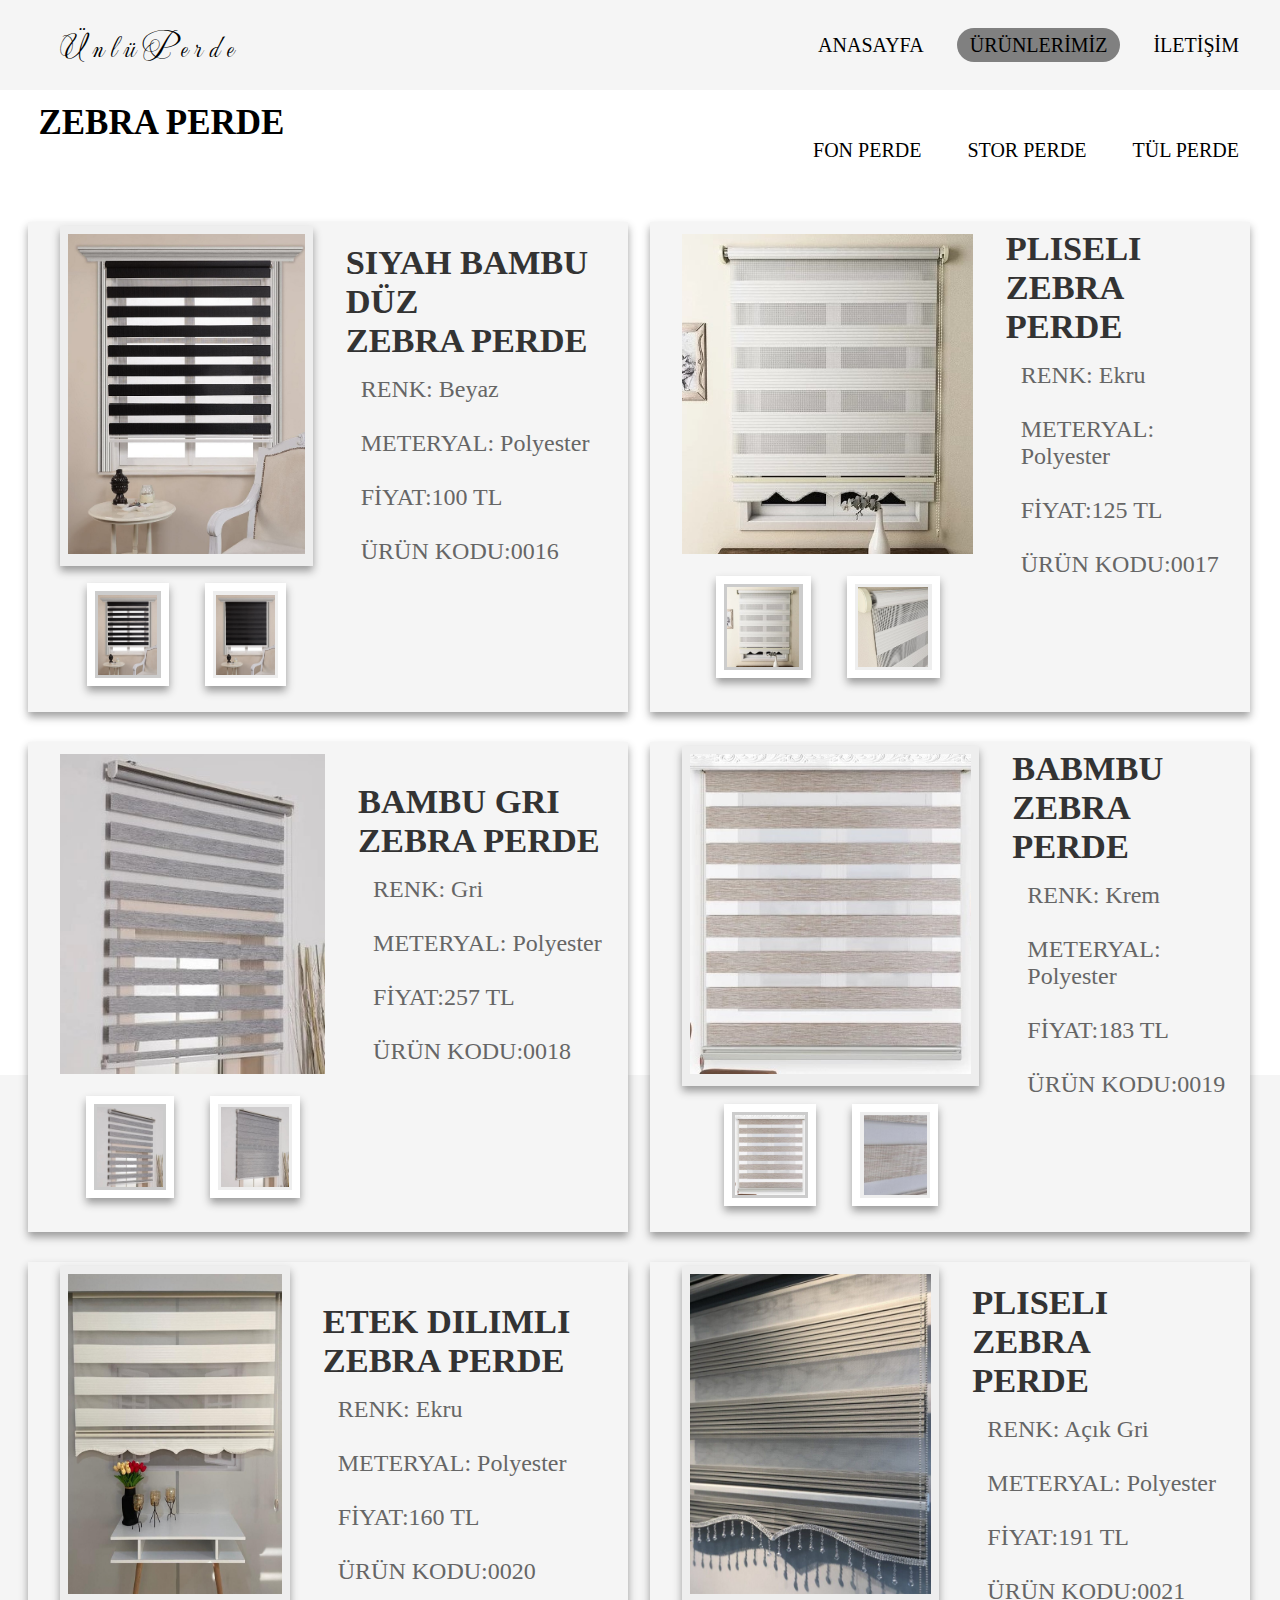
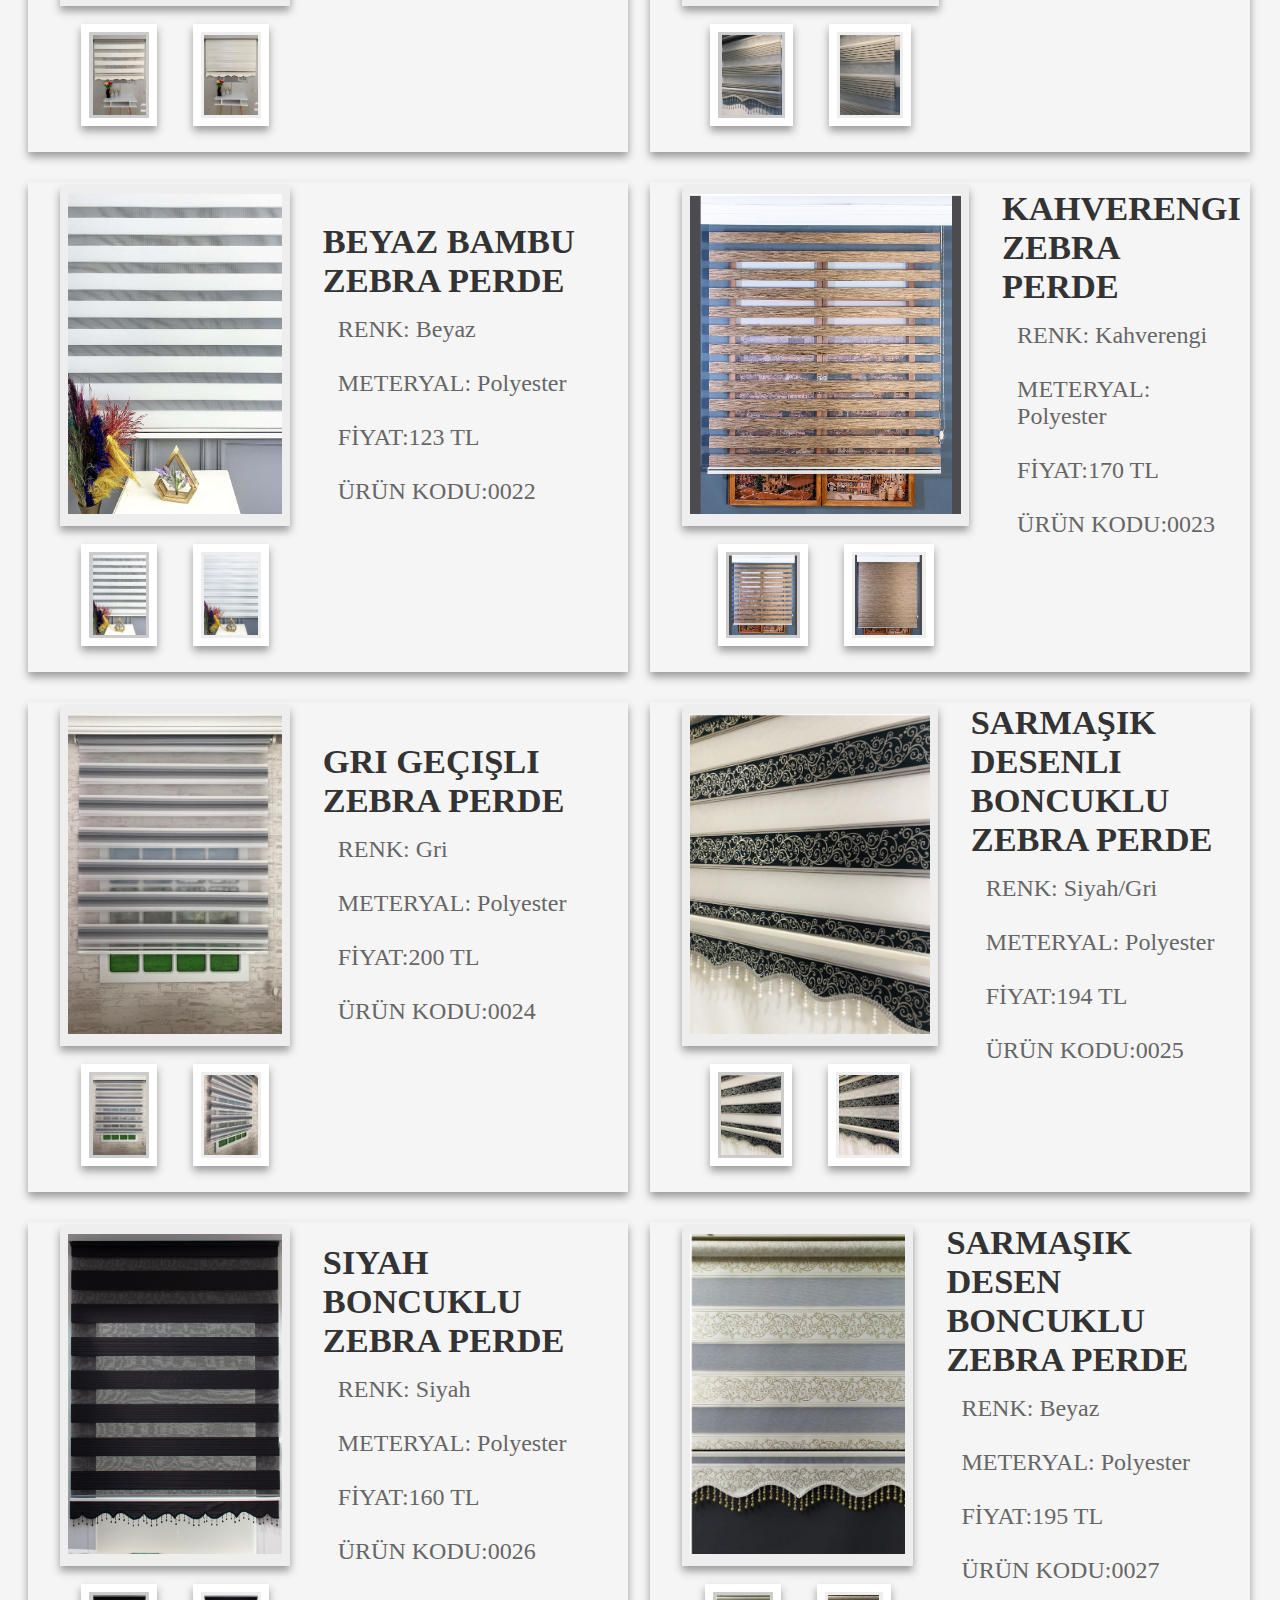
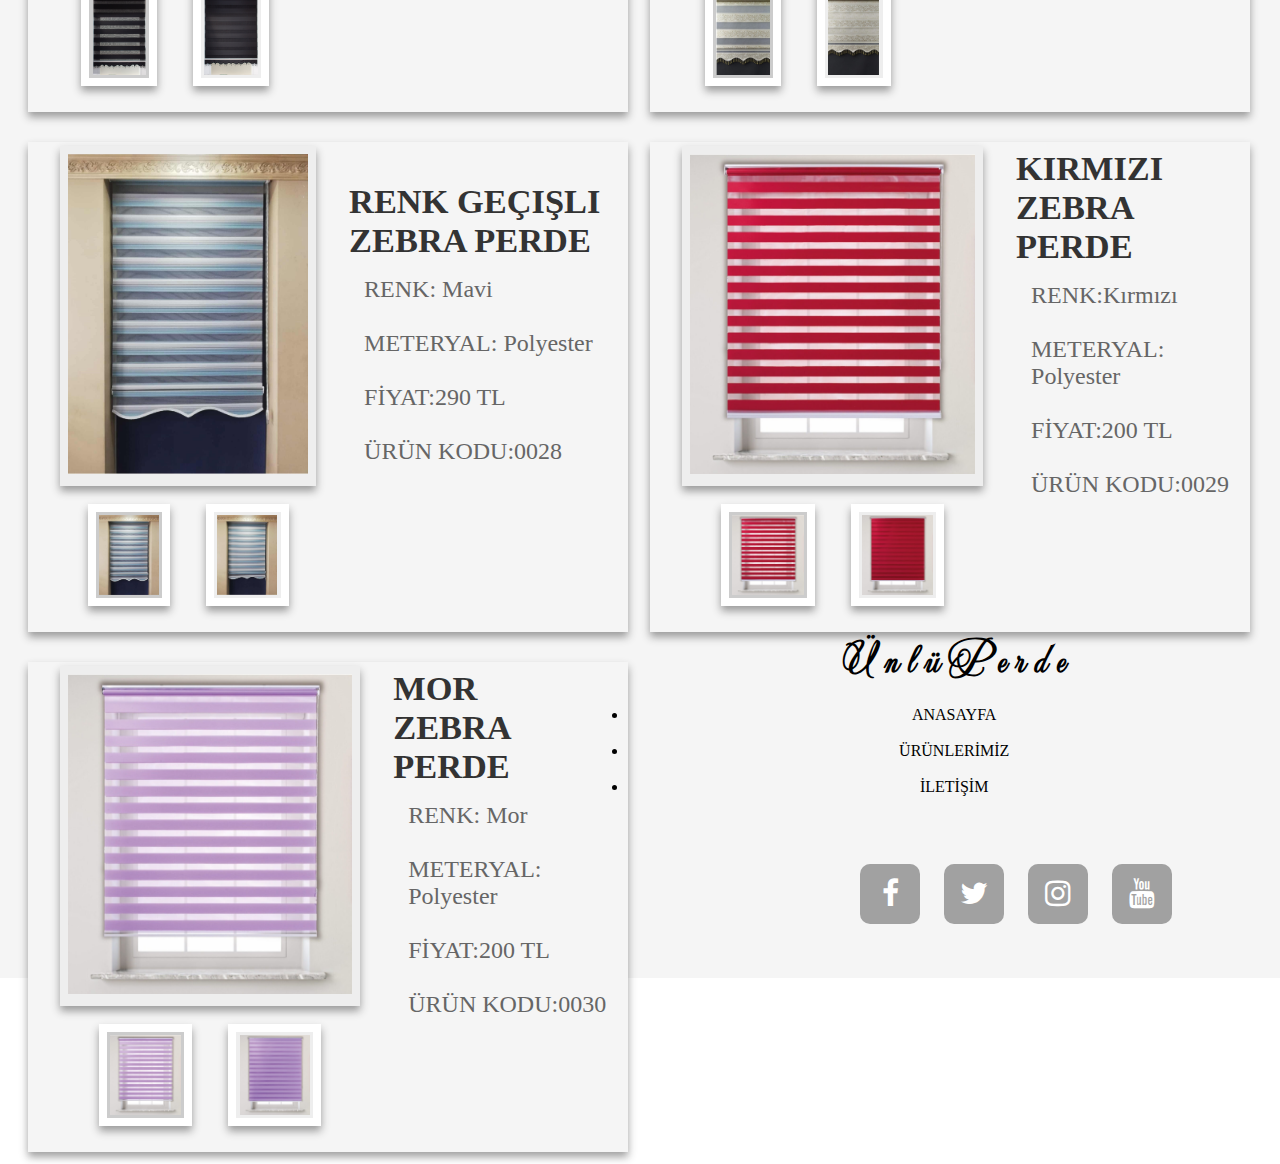
<file: zebraperde.html>
<!DOCTYPE html>
<html lang="en">
<head>
    <meta charset="UTF-8">
    <meta http-equiv="X-UA-Compatible" content="IE=edge">
    <meta name="viewport" content="width=device-width, initial-scale=1.0">
    <title>Zebra Perde</title>
    <link rel="stylesheet" href="./css/zebraperde.css">
    <link rel="stylesheet" href="https://cdnjs.cloudflare.com/ajax/libs/font-awesome/4.7.0/css/font-awesome.min.css">
    <link rel="stylesheet" href="https://cdnjs.cloudflare.com/ajax/libs/font-awesome/4.7.0/css/font-awesome.min.css">
    <script src="https://cdnjs.cloudflare.com/ajax/libs/jquery/3.5.1/jquery.min.js"></script>
    <style>
        @import url('https://fonts.googleapis.com/css2?family=Mea+Culpa&display=swap');
        </style>
</head>
<body>
    <div class="container">
        <div class="navbar">
            <div class="logo"> <a href="index.html" style="margin-left: 20px; ">Ü n l ü   P e r d e</a></div>
            <ul>
                <li> <a href="index.html"> ANASAYFA</a></li>
                <li> <a href="urunlerimiz.html"class="active"> ÜRÜNLERİMİZ</a></li>
                <li> <a href="iletisim.html">İLETİŞİM</a></li>
            </ul>
        </div>
    </div>

     <!-- ---------------------------------------------------------------------------------------------------- -->
    <div class="urunbaslık">
        <b>ZEBRA PERDE</b>
    </div>

    <div class="uruncontainer">
        <ul>
            <li><a href="fonperde.html">FON PERDE</a></li>
            <li><a href="storperde.html">STOR PERDE</a></li>
            <li><a href="urunlerimiz.html">TÜL PERDE</a></li>
        </ul>
    </div><br><br>


    <!-- ----------------------------------------ÜRÜN-1------------------------------------------------------ -->
    <div class="box-container">
        <div class="box">
            <div class="image-container">
                <div class="big-image">
                    <img  class="magniflier" src="./zebraurunimage/ürün1.jpg" alt="">
                </div>
                <div class="small-image">
                    <img class="active" src="./zebraurunimage/ürün1.jpg" alt="">
                    <img src="./zebraurunimage/ürün1.2.jpg" alt="">
                </div>
            </div>
            <div class="content">
                <h3 class="title">Siyah Bambu Düz<br>Zebra Perde</h3>
                <p>RENK: Beyaz <br><br>  METERYAL: Polyester <br><br> FİYAT:100 TL <br><br> ÜRÜN KODU:0016  </p>
            </div>
        </div>
    </div>    
    <!-- ----------------------------------------ÜRÜN-2------------------------------------------------------ -->
    <div class="box-container">
        <div class="box">
            <div class="image-container">
                <div class="big-image2">
                    <img   class="magniflier" src="./zebraurunimage/ürün2.jpg" alt="">
                </div>
                <div class="small-image2">
                    <img class="active2" src="./zebraurunimage/ürün2.jpg" alt="">
                    <img src="./zebraurunimage/ürün2.1.jpg" alt="">
                </div>
            </div>
            <div class="content">
                <h3 class="title">Pliseli<br>Zebra Perde</h3>
                <p>RENK: Ekru <br><br>  METERYAL: Polyester <br><br> FİYAT:125 TL <br><br> ÜRÜN KODU:0017  </p>
            </div>
        </div>
    </div>   
    <!-- ----------------------------------------ÜRÜN-3------------------------------------------------------ -->
    
    <div class="box-container">
        <div class="box">
            <div class="image-container">
                <div class="big-image3">
                    <img  class="magniflier" src="./zebraurunimage/ürün3.jpg" alt="">
                </div>
                <div class="small-image3">
                    <img class="active3" src="./zebraurunimage/ürün3.jpg" alt="">
                    <img src="./zebraurunimage/ürün3.1.jpg" alt="">
                </div>
            </div>
            <div class="content">
                <h3 class="title">Bambu Gri <br>Zebra Perde</h3>
                <p>RENK: Gri <br><br>  METERYAL: Polyester <br><br> FİYAT:257 TL <br><br> ÜRÜN KODU:0018 </p>
            </div>
        </div>
    </div>   

    <!-- ----------------------------------------ÜRÜN-4------------------------------------------------------ -->
    
    <div class="box-container">
        <div class="box">
            <div class="image-container">
                <div class="big-image4">
                    <img class="magniflier" src="./zebraurunimage/ürün4.jpg" alt="">
                </div>
                <div class="small-image4">
                    <img class="active4" src="./zebraurunimage/ürün4.jpg" alt="">
                    <img src="./zebraurunimage/ürün4.1.jpg" alt="">
                </div>
            </div>
            <div class="content">
                <h3 class="title">Babmbu<br>Zebra Perde</h3>
                <p>RENK: Krem <br><br>  METERYAL: Polyester <br><br> FİYAT:183 TL <br><br> ÜRÜN KODU:0019  </p>
            </div>
        </div>
    </div>   

    <!-- ----------------------------------------ÜRÜN-5------------------------------------------------------ -->
    
    <div class="box-container">
        <div class="box">
            <div class="image-container">
                <div class="big-image5">
                    <img class="magniflier" src="./zebraurunimage/ürün5.jpg" alt="">
                </div>
                <div class="small-image5">
                    <img class="active5" src="./zebraurunimage/ürün5.jpg" alt="">
                    <img src="./zebraurunimage/ürün5.1.jpg" alt="">
                </div>
            </div>
            <div class="content">
                <h3 class="title">Etek Dilimli <br>Zebra Perde</h3>
                <p>RENK: Ekru <br><br>  METERYAL: Polyester <br><br> FİYAT:160 TL <br><br> ÜRÜN KODU:0020 </p>
            </div>
        </div>
    </div>   

    <!-- ----------------------------------------ÜRÜN-6------------------------------------------------------ -->
    
    <div class="box-container">
        <div class="box">
            <div class="image-container">
                <div class="big-image6">
                    <img class="magniflier" src="./zebraurunimage/ürün6.jpg" alt="">
                </div>
                <div class="small-image6">
                    <img class="active6" src="./zebraurunimage/ürün6.jpg" alt="">
                    <img src="./zebraurunimage/ürün6.1.jpg ">
                </div>
            </div>
            <div class="content">
                <h3 class="title">Pliseli Zebra<br>Perde</h3>
                <p>RENK: Açık Gri <br><br>  METERYAL: Polyester <br><br> FİYAT:191 TL <br><br> ÜRÜN KODU:0021 </p>
            </div>
        </div>
    </div> 
    <!-- ----------------------------------------ÜRÜN-7------------------------------------------------------ -->
    
    <div class="box-container">
        <div class="box">
            <div class="image-container">
                <div class="big-image7">
                    <img class="magniflier" src="./zebraurunimage/ürün7.jpg" alt="">
                </div>
                <div class="small-image7">
                    <img class="active7" src="./zebraurunimage/ürün7.jpg" alt="">
                    <img src="./zebraurunimage/ürün7.2.jpg" alt="">
                </div>
            </div>
            <div class="content">
                <h3 class="title">Beyaz Bambu<br>Zebra Perde</h3>
                <p>RENK: Beyaz <br><br>  METERYAL: Polyester <br><br> FİYAT:123 TL <br><br> ÜRÜN KODU:0022  </p>
            </div>
        </div>
    </div>  
    <!-- ----------------------------------------ÜRÜN-8------------------------------------------------------ -->
    
    <div class="box-container">
        <div class="box">
            <div class="image-container">
                <div class="big-image8">
                    <img class="magniflier" src="./zebraurunimage/ürün8.jpg" alt="">
                </div>
                <div class="small-image8">
                    <img class="active8" src="./zebraurunimage/ürün8.jpg" alt="">
                    <img src="./zebraurunimage/ürün8.1.jpg" alt="">
                </div>
            </div>
            <div class="content">
                <h3 class="title">Kahverengi <br>Zebra Perde</h3>
                <p>RENK: Kahverengi  <br><br>  METERYAL: Polyester <br><br> FİYAT:170 TL  <br><br> ÜRÜN KODU:0023 </p>
            </div>
        </div>
    </div>  

    <!-- ----------------------------------------ÜRÜN-9------------------------------------------------------ -->
    
    <div class="box-container">
        <div class="box">
            <div class="image-container">
                <div class="big-image9">
                    <img class="magniflier" src="./zebraurunimage/ürün9.jpg" alt="">
                </div>
                <div class="small-image9">
                    <img class="active9" src="./zebraurunimage/ürün9.jpg" alt="">
                    <img src="./zebraurunimage/ürün9.1.jpg" alt="">
                </div>
            </div>
            <div class="content">
                <h3 class="title">Gri Geçişli<br>Zebra Perde</h3>
                <p>RENK: Gri <br><br>  METERYAL: Polyester <br><br> FİYAT:200 TL <br><br> ÜRÜN KODU:0024  </p>
            </div>
        </div>
    </div>
    <!-- ----------------------------------------ÜRÜN-10------------------------------------------------------ -->
    
    <div class="box-container">
        <div class="box">
            <div class="image-container">
                <div class="big-image10">
                    <img class="magniflier" src="./zebraurunimage/ürün10.jpg" alt="">
                </div>
                <div class="small-image10">
                    <img class="active10" src="./zebraurunimage/ürün10.jpg" alt="">
                    <img src="./zebraurunimage/ürün10.1.jpg" alt="">
                </div>
            </div>
            <div class="content">
                <h3 class="title">Sarmaşık Desenli Boncuklu<br>Zebra Perde</h3>
                <p>RENK: Siyah/Gri <br><br>  METERYAL: Polyester <br><br> FİYAT:194 TL  <br><br> ÜRÜN KODU:0025 </p>
            </div>
        </div>
    </div>  
    <!-- ----------------------------------------ÜRÜN-11------------------------------------------------------ -->
    
    <div class="box-container">
        <div class="box">
            <div class="image-container">
                <div class="big-image11">
                    <img class="magniflier" src="./zebraurunimage/ürün11.jpg" alt="">
                </div>
                <div class="small-image11">
                    <img class="active11" src="./zebraurunimage/ürün11.jpg" alt="">
                    <img src="./zebraurunimage/ürün11.1.jpg" alt="">
                </div>
            </div>
            <div class="content">
                <h3 class="title">Siyah Boncuklu <br>Zebra Perde</h3>
                <p>RENK: Siyah <br><br>  METERYAL: Polyester <br><br> FİYAT:160 TL  <br><br> ÜRÜN KODU:0026 </p>
            </div>
        </div>
    </div>
    <!-- ----------------------------------------ÜRÜN-12------------------------------------------------------ -->
    
    <div class="box-container">
        <div class="box">
            <div class="image-container">
                <div class="big-image12">
                    <img class="magniflier" src="./zebraurunimage/ürün12.jpg" alt="">
                </div>
                <div class="small-image12">
                    <img class="active12" src="./zebraurunimage/ürün12.jpg" alt="">
                    <img src="./zebraurunimage/ürün12.1.jpg" alt="">
                </div>
            </div>
            <div class="content">
                <h3 class="title">Sarmaşık Desen Boncuklu<br>Zebra Perde</h3>
                <p>RENK: Beyaz <br><br>  METERYAL: Polyester <br><br> FİYAT:195 TL  <br><br> ÜRÜN KODU:0027 </p>
            </div>
        </div>
    </div><!-- ----------------------------------------ÜRÜN-13------------------------------------------------------ -->
    
    <div class="box-container">
        <div class="box">
            <div class="image-container">
                <div class="big-image13">
                    <img class="magniflier" src="./zebraurunimage/ürün13.jpg" alt="">
                </div>
                <div class="small-image13">
                    <img class="active13" src="./zebraurunimage/ürün13.jpg" alt="">
                    <img src="./zebraurunimage/ürün13.1.jpg" alt="">
                </div>
            </div>
            <div class="content">
                <h3 class="title">Renk Geçişli <br>Zebra Perde</h3>
                <p>RENK: Mavi <br><br>  METERYAL: Polyester <br><br> FİYAT:290 TL  <br><br> ÜRÜN KODU:0028 </p>
            </div>
        </div>
    </div>
    <!-- ----------------------------------------ÜRÜN-14------------------------------------------------------ -->
    
    <div class="box-container">
        <div class="box">
            <div class="image-container">
                <div class="big-image14">
                    <img class="magniflier" src="./zebraurunimage/ürün14.jpg" alt="">
                </div>
                <div class="small-image14">
                    <img class="active14" src="./zebraurunimage/ürün14.jpg" alt="">
                    <img src="./zebraurunimage/ürün14.1.jpg" alt="">
                </div>
            </div>
            <div class="content">
                <h3 class="title">Kırmızı <br>Zebra Perde</h3>
                <p>RENK:Kırmızı  <br><br>  METERYAL: Polyester <br><br> FİYAT:200 TL <br><br> ÜRÜN KODU:0029 </p>
            </div>
        </div>
    </div>

    <!-- ----------------------------------------ÜRÜN-15------------------------------------------------------ -->
    
    <div class="box-container">
        <div class="box">
            <div class="image-container">
                <div class="big-image15">
                    <img class="magniflier" src="./zebraurunimage/ürün15.jpg" alt="">
                </div>
                <div class="small-image15">
                    <img class="active15" src="./zebraurunimage/ürün15.jpg" alt="">
                    <img  src="./zebraurunimage/ürün15.1.jpg" alt="">
                </div>
            </div>
            <div class="content">
                <h3 class="title"> Mor <br>Zebra Perde</h3>
                <p>RENK: Mor <br><br>  METERYAL: Polyester <br><br> FİYAT:200 TL <br><br> ÜRÜN KODU:0030  </p>
            </div>
        </div>
    </div>
    <!-- --------------------------------------------------FOOTER-------------------------------------------------------- -->
    <div class="footer">
        <br>
        <div class="footerbaslık"><h1> Ü n l ü  P e r d e </h1></div>
        <br>
        <div class="footermenu">
            <ul>
                <li> <a href="index.html"> ANASAYFA</a></li>
                <br>
                <li> <a href="urunlerimiz.html"> ÜRÜNLERİMİZ</a></li>
                <br>
                <li> <a href="iletisim.html">İLETİŞİM</a></li>
            </ul>
        </div>
        <br>


        <div class="sosyalbutonlar">
            <a href="http://facebook.com/cahitsoyman.blogspot.com" target="_blank" class="facebook"><i class="fa fa-facebook" aria-hidden="true"></i></a>
            <a href="http://twitter.com/cahitsoyman.blogspot.com" target="_blank" class="twitter"><i class="fa fa-twitter" aria-hidden="true"></i></a>
            <a href="http://instagram.com//cahitsoyman.blogspot.com" target="_blank" class="instagram"><i class="fa fa-instagram" aria-hidden="true"></i></a>
            <a href="http://youtube.com//cahitsoyman.blogspot.com" target="_blank" class="youtube"><i class="fa fa-youtube" aria-hidden="true"></i></a>
      </div>
    </div>

    








































































    
</body>
</html>

<!-- ---------------------------------------ÜRÜN-1------------------------------------------------------------ -->
<script>
    $(document).ready(function(){
        $('.small-image img').click(function(){
            $(this).addClass('active').siblings().removeClass('active');
            let image = $(this).attr('src');
            $('.big-image img').attr('src',image);
        });
    });
    </script>
<!-- ---------------------------------------ÜRÜN-2----------------------------------------------------------- -->
<script>
$(document).ready(function(){
    $('.small-image2 img').click(function(){
        $(this).addClass('active2').siblings().removeClass('active2');
        let image = $(this).attr('src');
        $('.big-image2 img').attr('src',image);
    });
});
</script>
<!-- ---------------------------------------ÜRÜN-3----------------------------------------------------------- -->
<script>
    $(document).ready(function(){
        $('.small-image3 img').click(function(){
            $(this).addClass('active3').siblings().removeClass('active3');
            let image = $(this).attr('src');
            $('.big-image3 img').attr('src',image);
        });
    });
    </script>
    <!-- ---------------------------------------ÜRÜN-4----------------------------------------------------------- -->
<script>
    $(document).ready(function(){
        $('.small-image4 img').click(function(){
            $(this).addClass('active4').siblings().removeClass('active4');
            let image = $(this).attr('src');
            $('.big-image4 img').attr('src',image);
        });
    });
    </script>
    <!-- ---------------------------------------ÜRÜN-5----------------------------------------------------------- -->
<script>
    $(document).ready(function(){
        $('.small-image5 img').click(function(){
            $(this).addClass('active5').siblings().removeClass('active5');
            let image = $(this).attr('src');
            $('.big-image5 img').attr('src',image);
        });
    });
    </script>
     <!-- ---------------------------------------ÜRÜN-6----------------------------------------------------------- -->
<script>
    $(document).ready(function(){
        $('.small-image6 img').click(function(){
            $(this).addClass('active6').siblings().removeClass('active6');
            let image = $(this).attr('src');
            $('.big-image6 img').attr('src',image);
        });
    });
    </script>
     <!-- ---------------------------------------ÜRÜN-7----------------------------------------------------------- -->
<script>
    $(document).ready(function(){
        $('.small-image7 img').click(function(){
            $(this).addClass('active7').siblings().removeClass('active7');
            let image = $(this).attr('src');
            $('.big-image7 img').attr('src',image);
        });
    });
    </script>
    <!-- ---------------------------------------ÜRÜN-8----------------------------------------------------------- -->
<script>
    $(document).ready(function(){
        $('.small-image8 img').click(function(){
            $(this).addClass('active8').siblings().removeClass('active8');
            let image = $(this).attr('src');
            $('.big-image8 img').attr('src',image);
        });
    });
    </script>
    <!-- ---------------------------------------ÜRÜN-9----------------------------------------------------------- -->
<script>
    $(document).ready(function(){
        $('.small-image9 img').click(function(){
            $(this).addClass('active9').siblings().removeClass('active9');
            let image = $(this).attr('src');
            $('.big-image9 img').attr('src',image);
        });
    });
    </script>
     <!-- ---------------------------------------ÜRÜN-10----------------------------------------------------------- -->
<script>
    $(document).ready(function(){
        $('.small-image10 img').click(function(){
            $(this).addClass('active10').siblings().removeClass('active10');
            let image = $(this).attr('src');
            $('.big-image10 img').attr('src',image);
        });
    });
    </script>
     <!-- ---------------------------------------ÜRÜN-11----------------------------------------------------------- -->
<script>
    $(document).ready(function(){
        $('.small-image11 img').click(function(){
            $(this).addClass('active11').siblings().removeClass('active11');
            let image = $(this).attr('src');
            $('.big-image11 img').attr('src',image);
        });
    });
    </script>
     <!-- ---------------------------------------ÜRÜN-12----------------------------------------------------------- -->
<script>
    $(document).ready(function(){
        $('.small-image12 img').click(function(){
            $(this).addClass('active12').siblings().removeClass('active12');
            let image = $(this).attr('src');
            $('.big-image12 img').attr('src',image);
        });
    });
    </script>
     <!-- ---------------------------------------ÜRÜN-13----------------------------------------------------------- -->
<script>
    $(document).ready(function(){
        $('.small-image13 img').click(function(){
            $(this).addClass('active13').siblings().removeClass('active13');
            let image = $(this).attr('src');
            $('.big-image13 img').attr('src',image);
        });
    });
    </script>
     <!-- ---------------------------------------ÜRÜN-14----------------------------------------------------------- -->
<script>
    $(document).ready(function(){
        $('.small-image14 img').click(function(){
            $(this).addClass('active14').siblings().removeClass('active14');
            let image = $(this).attr('src');
            $('.big-image14 img').attr('src',image);
        });
    });
    </script>
     <!-- ---------------------------------------ÜRÜN-15----------------------------------------------------------- -->
<script>
    $(document).ready(function(){
        $('.small-image15 img').click(function(){
            $(this).addClass('active15').siblings().removeClass('active15');
            let image = $(this).attr('src');
            $('.big-image15 img').attr('src',image);
        });
    });
    </script>


<!-- ----------------------------------BÜYÜTEÇ JS-------------------------------------------------------- -->
<script>
$(function() {
var native_width = 0;
var native_height = 0;
var mouse = {x: 0, y: 0};
var magnify;
var cur_img;
var ui = {
  magniflier: $('.magniflier')
};
if (ui.magniflier.length) {
  var div = document.createElement('div');
  div.setAttribute('class', 'glass');
  ui.glass = $(div);
  $('body').append(div);
}
var mouseMove = function(e) {
  var $el = $(this);
  var magnify_offset = cur_img.offset();
  mouse.x = e.pageX - magnify_offset.left;
  mouse.y = e.pageY - magnify_offset.top;
  if (
    mouse.x < cur_img.width() &&
    mouse.y < cur_img.height() &&
    mouse.x > 0 &&
    mouse.y > 0
    ) {
    magnify(e);
  }
  else {
    ui.glass.fadeOut(100);
  }
  return;
};

var magnify = function(e) {
  var rx = Math.round(mouse.x/cur_img.width()*native_width - ui.glass.width()/2)*-1;
  var ry = Math.round(mouse.y/cur_img.height()*native_height - ui.glass.height()/2)*-1;
  var bg_pos = rx + "px " + ry + "px";
  var glass_left = e.pageX - ui.glass.width() / 2;
  var glass_top  = e.pageY - ui.glass.height() / 2;
  ui.glass.css({
    left: glass_left,
    top: glass_top,
    backgroundPosition: bg_pos
  });

  return;
};

$('.magniflier').on('mousemove', function() {
  ui.glass.fadeIn(200);
  cur_img = $(this);
  var large_img_loaded = cur_img.data('large-img-loaded');
  var src = cur_img.data('large') || cur_img.attr('src');
  if (src) {
    ui.glass.css({
      'background-image': 'url(' + src + ')',
      'background-repeat': 'no-repeat'
    });
  }
    if (!cur_img.data('native_width')) {
      var image_object = new Image();
      image_object.onload = function() {
        native_width = image_object.width;
        native_height = image_object.height;
        cur_img.data('native_width', native_width);
        cur_img.data('native_height', native_height);
        mouseMove.apply(this, arguments);
        ui.glass.on('mousemove', mouseMove);
      };
      image_object.src = src;
      
      return;
    } else {

      native_width = cur_img.data('native_width');
      native_height = cur_img.data('native_height');
    }
  mouseMove.apply(this, arguments);

  ui.glass.on('mousemove', mouseMove);
});

ui.glass.on('mouseout', function() {
  ui.glass.off('mousemove', mouseMove);
});

});
</script>
</file>
<file: css/index.css>
*{
    margin: 0%;
    padding: 0%;
}
/* -------------------------------- */
.container{
    height: 100%;
}
/* -------------------------------- */
.container .navbar{
    width: 100%;
    height: 80%;
    background-color: whitesmoke
}
/* -------------------------------- */
.navbar .logo{
    display: inline-block;
    margin-left: 40px;
    margin-top: 25px;
    margin-bottom: 20px;
}
/* -------------------------------- */
.navbar .logo a{

    text-decoration: none;
    font-size: 200%;
    font-family: Mea Culpa;
    color: black;

}
/* -------------------------------- */
.navbar ul {
    float: right;
    margin-right: 20px;
}
/* -------------------------------- */
.navbar ul li{
    list-style: none;
    display: inline-block;
    margin: 0 8px;
    line-height: 80px;
    margin-top: 5px;
}
/* -------------------------------- */
.navbar ul li a{
    color: rgb(0, 0, 0);
    text-decoration: none;
    font-size: 20px;
    padding: 6px 13px;
    font-family: Roboto;
}
/* -------------------------------- */

* {box-sizing: border-box}
body {font-family: Verdana, sans-serif; margin:0}
.mySlides {display: none}
img {vertical-align: middle;}

/* Slideshow container */
.slideshow-container {
  max-width: 100%;
  position: relative;
  margin: auto;
}

/* Next & previous buttons */
.prev, .next {
  cursor: pointer;
  position: absolute;
  top: 50%;
  width: auto;
  padding: 16px;
  margin-top: -22px;
  color: white;
  font-weight: bold;
  font-size: 18px;
  transition: 0.6s ease;
  border-radius: 0 3px 3px 0;
  user-select: none;
}

/* Position the "next button" to the right */
.next {
  right: 0;
  border-radius: 3px 0 0 3px;
}

/* On hover, add a black background color with a little bit see-through */
.prev:hover, .next:hover {
  background-color: rgba(0,0,0,0.8);
}

/* Number text (1/3 etc) */
.numbertext {
  color: #f2f2f2;
  font-size: 12px;
  padding: 8px 12px;
  position: absolute;
  top: 0;
}

/* The dots/bullets/indicators */
.dot {
  cursor: pointer;
  height: 15px;
  width: 15px;
  margin: 0 2px;
  background-color: #bbb;
  border-radius: 50%;
  display: inline-block;
  transition: background-color 0.6s ease;
}

.active, .dot:hover {
  background-color: #717171;
}

/* Fading animation */
.fade {
  -webkit-animation-name: fade;
  -webkit-animation-duration: 1.5s;
  animation-name: fade;
  animation-duration: 1.5s;
}

@-webkit-keyframes fade {
  from {opacity: .4} 
  to {opacity: 1}
}

@keyframes fade {
  from {opacity: .4} 
  to {opacity: 1}
}

/* On smaller screens, decrease text size */
@media only screen and (max-width: 300px) {
  .prev, .next,.text {font-size: 11px}
}

/* -------------------------------------------------- */

.wrapper {
  height: 420px;
  width: 654px;
  margin: 50px auto;
  float: left;
  margin-left: 200px;
  border-radius: 7px 7px 7px 7px;
  /* VIA CSS MATIC https://goo.gl/cIbnS */
  -webkit-box-shadow: 0px 14px 32px 0px rgba(0, 0, 0, 0.15);
  -moz-box-shadow: 0px 14px 32px 0px rgba(0, 0, 0, 0.15);
  box-shadow: 0px 14px 32px 0px rgba(0, 0, 0, 0.15);
}

.product-img {
  float: left;
  height: 420px;
  width: 327px;
}

.product-img img {
  border-radius: 7px 0 0 7px;
}

.product-info {
  float: left;
  height: 420px;
  width: 327px;
  border-radius: 0 7px 10px 7px;
  background-color: #ffffff;
}

.product-text {
  height: 300px;
  width: 327px;
}

.product-text h1 {
  margin: 0 0 0 38px;
  padding-top: 52px;
  font-size: 34px;
  color: #474747;
}

.product-text h1,
.product-price-btn p {
  font-family: 'Bentham', serif;
}

.product-text h2 {
  margin: 0 0 47px 38px;
  font-size: 13px;
  font-family: 'Raleway', sans-serif;
  font-weight: 400;
  text-transform: uppercase;
  color: #d2d2d2;
  letter-spacing: 0.2em;
}

.product-text p {
  height: 125px;
  margin: 0 0 0 38px;
  font-family: 'Playfair Display', serif;
  color: #8d8d8d;
  line-height: 1.7em;
  font-size: 15px;
  font-weight: lighter;
  overflow: hidden;
}

.product-price-btn {
  height: 103px;
  width: 327px;
  margin-top: 17px;
  position: relative;
}

.product-price-btn p {
  display: inline-block;
  position: absolute;
  top: -13px;
  height: 50px;
  font-family: 'Trocchi', serif;
  margin: 0 0 0 38px;
  font-size: 28px;
  font-weight: lighter;
  color: #474747;
}

span {
  display: inline-block;
  height: 50px;
  font-family: 'Suranna', serif;
  font-size: 34px;
}

.product-price-btn button {
  
  display: inline-block;
  height: 50px;
  width: 176px;
  margin: 0 40px 0 16px;
  box-sizing: border-box;
  border: transparent;
  border-radius: 60px;
  font-family: 'Raleway', sans-serif;
  font-size: 14px;
  font-weight: 500;
  text-transform: uppercase;
  letter-spacing: 0.2em;
  color: #ffffff;
  background-color: gray;
  cursor: pointer;
  outline: none;
}

.product-price-btn button:hover {
  background-color: #79b0a1;
}
/* -------------------------------------- */
.footer {
  
  left: 0;
  margin-top: 60%;
  width: 100%;
  background-color: whitesmoke;
  color: black;
  text-align: center;
}
/* -------------------------------------- */
.sosyalbutonlar{
  margin-left: -20%;
	margin-top: 50px;
	display: inline-block;
	position: relative;
	left: 200px;
  margin-bottom: 50px;
  	
	
	}
	
.sosyalbutonlar a  {
  background:#a1a1a1;
	text-decoration: none;
	color: #FFF;
	width: 60px;
	height: 60px;
	display: inline-block;
	border-radius: 10px;
	margin-right: 20px;
	font-size: 30px;
	overflow: hidden;
	position: relative;
	line-height: 60px;
	text-align: center;
  }
    
.sosyalbutonlar a{  
   transition: transform 0.4s linear 0s, 
	 border-top-left-radius 0.1s linear 0s, 
	 border-top-right-radius 0.1s linear 0.1s, 
	 border-bottom-right-radius 0.1s linear 0.2s, 
	 border-bottom-left-radius 0.1s linear 0.3s;
 	
}

.sosyalbutonlar .facebook:hover {
      background-color: #3b5998;
      transform: rotate(360deg);
      border-radius: 50%;	 
}

  .sosyalbutonlar .twitter:hover   {
      background-color: #00aced;
      transform: rotate(360deg);
      border-radius: 50%;	 
}
  
 .sosyalbutonlar .google-plus:hover   {
      background-color: #dd4b39;
      transform: rotate(360deg);
      border-radius: 50%;	 
}

 .sosyalbutonlar .instagram:hover   {
      background-color: #bc2a8d;
      transform: rotate(360deg);
      border-radius: 50%;	 
}

 .sosyalbutonlar .linkedin:hover   {
      background-color: #00aced;
      transform: rotate(360deg);
      border-radius: 50%;	 
}

 .sosyalbutonlar .youtube:hover   {
       background-color: #bb0000;
      transform: rotate(360deg);
      border-radius: 50%;	 
}
/* -------------------------------------- */
.footer .footerbaslık{
  font-size: 125%;
  margin-top: 1%;
  font-family: Mea Culpa;
}
/* -------------------------------------- */
.footer .footermenu ul li a{
  text-decoration: none;
  font-family: Roboto;
  display: inline-block;
  color: black;
  
}
/* -------------------------------------------- */
.navbar ul li a.active,
.navbar ul li a:hover{
    background-color:gray;
    border-radius:29px;
}
/* -------------------------------------------- */


/*--------- RESPONSİVE TASARIM KODLARI ----------*/

@media only screen and (max-width : 700px){


  .navbar .logo{
    display: inline-block;
    margin-left: 7px;
    margin-top: 25px;
    margin-bottom: 20px;
}
/* -------------------------------- */
.navbar .logo a{

    text-decoration: none;
    font-size: 125%;
    font-family: Mea Culpa;
    color: black;

}
/* -------------------------------- */
.navbar ul {
    float: right;
    margin-right: 20px;
}
/* -------------------------------- */
.navbar ul li{
    list-style: none;
    display: inline-block;
    margin: 0 3px;
    line-height: 80px;
    margin-top: -1px;
}
/* -------------------------------- */
.navbar ul li a{
    color: rgb(0, 0, 0);
    text-decoration: none;
    font-size: 10px;
    padding: 4px 0.5px;
    font-family: Roboto;
}
/* -------------------------------- */
.wrapper {
  height: 420px;
  width: 354px;
  margin: 50px auto;
  float: left;
  margin-left: 12px;
  border-radius: 7px 7px 7px 7px;
  /* VIA CSS MATIC https://goo.gl/cIbnS */
  -webkit-box-shadow: 0px 14px 32px 0px rgba(0, 0, 0, 0.15);
  -moz-box-shadow: 0px 14px 32px 0px rgba(0, 0, 0, 0.15);
  box-shadow: 0px 14px 32px 0px rgba(0, 0, 0, 0.15);
}
/* -------------------------------- */
.product-img {
  float: left;
  height: 320px;
  width: 0px;
}
/* -------------------------------- */
.footer {
  
  left: 0;
  margin-top: 550%;
  width: 100%;
  background-color: whitesmoke;
  color: black;
  text-align: center;
}
/* -------------------------------------- */
.sosyalbutonlar{
  margin-left: -100%;
	margin-top: 50px;
	display: inline-block;
	position: relative;
	left: 200px;
  margin-bottom: 50px;
	}
	/* -------------------------------- */



































}
</file>
<file: css/fonperde.css>
*{
    margin: 0%;
    padding: 0%;
}
/* -------------------------------- */
.container{
    height: 100%;
}
/* -------------------------------- */
.container .navbar{
    width: 100%;
    height: 80%;
    background-color: whitesmoke
}
/* -------------------------------- */
.navbar .logo{
    display: inline-block;
    margin-left: 40px;
    margin-top: 25px;
    margin-bottom: 20px;
}
/* -------------------------------- */
.navbar .logo a{

    text-decoration: none;
    font-size: 200%;
    font-family: Mea Culpa;
    color: black;

}
/* -------------------------------- */
.navbar ul {
    float: right;
    margin-right: 20px;
}
/* -------------------------------- */
.navbar ul li{
    list-style: none;
    display: inline-block;
    margin: 0 8px;
    line-height: 80px;
    margin-top: 5px;
}
/* -------------------------------- */
.navbar ul li a{
    color: rgb(0, 0, 0);
    text-decoration: none;
    font-size: 20px;
    padding: 6px 13px;
    font-family: Roboto;
}
/* -------------------------------- */
.active, .dot:hover {
    background-color: #717171;
  }
  .navbar ul li a.active,
.navbar ul li a:hover{
    background-color:gray;
    border-radius:29px;
}
/* --------------------------------------- */
.urunbaslık{
    margin-top: 1%;
    margin-left: 3%;
    font-size: 35px;
    font-family:Roboto;
}
.uruncontainer ul {
    float: right;
    margin-right: 20px;
}
.uruncontainer ul li{
    list-style: none;
    display: inline-block;
    margin: 0 8px;
    line-height: 80px;
    margin-top: -50px;
    
}
.uruncontainer ul li a{
    color: rgb(0, 0, 0);
    text-decoration: none;
    font-size: 20px;
    padding: 6px 13px;
    font-family: Roboto;
}
/* --------------------------------------- */
/* --------------ÜRÜN-1------------------- */
/* --------------------------------------- */
.box-container{
    background:white;
    margin-left: 0.5%;
    margin-top: 1%;
}
.box-container .box{
    float: left;
    margin-top: 30px;
    margin-left: 22px;
    max-height: 490px;
    max-width: 600px;
    display: flex; 
     align-items: center; 
    background:whitesmoke;
    width: 50%;
    box-shadow: 0 .3rem .5rem #3337;
}
.box-container .box .image-container{
    text-align: center;
    padding:1rem 2rem;
}
.box-container .box .image-container .big-image{
    box-shadow: 0 .3rem .5rem #3337;
    border:.0.5rem solid #fff;
    padding:0.5rem 0.5rem;
    background: #eee;
}
.box-container .box .image-container .big-image img{
    height:20rem;
}
.box-container .box .image-container .small-image{
    padding:0.1rem 0;
}
.box-container .box .image-container .small-image img{
    box-shadow: 0 .3rem .5rem #3337;
    border:.5rem solid #fff;
    padding:0.2rem;
    background: #eee;
    margin:1rem;
    height: 5rem;
    cursor: pointer;
}
.box-container .box .image-container .small-image img.active,
.box-container .box .image-container .small-image img:hover{
    background:#ccc;
}
.box-container .box .content{
    padding:1rem;
}
.box-container .box .content .title{
    margin-left: -15px;
    margin-top: -110px;
    font-size: 2.15rem;
    color:#333;
    text-transform: uppercase;
}
.box-container .box .content p{
    padding:1rem 0;
    font-size: 1.5rem;
    color:#666;
}
/* --------------------------------------- */
/* ----------ÜRÜN-2----------------------- */
/* --------------------------------------- */

.box-container .box2 .image-container .big-image2{
    box-shadow: 0 .3rem .5rem #3337;
    border:.0.5rem solid #fff;
    padding:0.5rem 0.5rem;
    background: #eee;
}
.box-container .box .image-container .big-image2 img{
    height:20rem;
}
.box-container .box .image-container .small-image2{
    padding:0.1rem 0;
}
.box-container .box .image-container .small-image2 img{
    box-shadow: 0 .3rem .5rem #3337;
    border:.5rem solid #fff;
    padding:0.2rem;
    background: #eee;
    margin:1rem;
    height: 5rem;
    cursor: pointer;
}
.box-container .box .image-container .small-image2 img.active2,
.box-container .box .image-container .small-image2 img:hover{
    background:#ccc;
}
/* --------------------------------------- */
/* ----------ÜRÜN-3----------------------- */
/* --------------------------------------- */

.box-container .box2 .image-container .big-image3{
    box-shadow: 0 .3rem .5rem #3337;
    border:.0.5rem solid #fff;
    padding:0.5rem 0.5rem;
    background: #eee;
}
.box-container .box .image-container .big-image3 img{
    height:20rem;
}
.box-container .box .image-container .small-image3{
    padding:0.1rem 0;
}
.box-container .box .image-container .small-image3 img{
    box-shadow: 0 .3rem .5rem #3337;
    border:.5rem solid #fff;
    padding:0.2rem;
    background: #eee;
    margin:1rem;
    height: 5rem;
    cursor: pointer;
}
.box-container .box .image-container .small-image3 img.active3,
.box-container .box .image-container .small-image3 img:hover{
    background:#ccc;
}
/* --------------------------------------- */
/* ----------ÜRÜN-4----------------------- */
/* --------------------------------------- */

.box-container .box .image-container .big-image4{
    box-shadow: 0 .3rem .5rem #3337;
    border:.0.5rem solid #fff;
    padding:0.5rem 0.5rem;
    background: #eee;
}
.box-container .box .image-container .big-image4 img{
    height:20rem;
}
.box-container .box .image-container .small-image4{
    padding:0.1rem 0;
}
.box-container .box .image-container .small-image4 img{
    box-shadow: 0 .3rem .5rem #3337;
    border:.5rem solid #fff;
    padding:0.2rem;
    background: #eee;
    margin:1rem;
    height: 5rem;
    cursor: pointer;
}
.box-container .box .image-container .small-image4 img.active4,
.box-container .box .image-container .small-image4 img:hover{
    background:#ccc;
}
/* --------------------------------------- */
/* ----------ÜRÜN-5----------------------- */
/* --------------------------------------- */

.box-container .box .image-container .big-image5{
    box-shadow: 0 .3rem .5rem #3337;
    border:.0.5rem solid #fff;
    padding:0.5rem 0.5rem;
    background: #eee;
}
.box-container .box .image-container .big-image5 img{
    height:20rem;
}
.box-container .box .image-container .small-image5{
    padding:0.1rem 0;
}
.box-container .box .image-container .small-image5 img{
    box-shadow: 0 .3rem .5rem #3337;
    border:.5rem solid #fff;
    padding:0.2rem;
    background: #eee;
    margin:1rem;
    height: 5rem;
    cursor: pointer;
}
.box-container .box .image-container .small-image5 img.active5,
.box-container .box .image-container .small-image5 img:hover{
    background:#ccc;
}
/* --------------------------------------- */
/* ----------ÜRÜN-6----------------------- */
/* --------------------------------------- */

.box-container .box .image-container .big-image6{
    box-shadow: 0 .3rem .5rem #3337;
    border:.0.5rem solid #fff;
    padding:0.5rem 0.5rem;
    background: #eee;
}
.box-container .box .image-container .big-image6 img{
    height:20rem;
}
.box-container .box .image-container .small-image6{
    padding:0.1rem 0;
}
.box-container .box .image-container .small-image6 img{
    box-shadow: 0 .3rem .5rem #3337;
    border:.5rem solid #fff;
    padding:0.2rem;
    background: #eee;
    margin:1rem;
    height: 5rem;
    cursor: pointer;
}
.box-container .box .image-container .small-image6 img.active6,
.box-container .box .image-container .small-image6 img:hover{
    background:#ccc;
}
/* --------------------------------------- */
/* ----------ÜRÜN-7----------------------- */
/* --------------------------------------- */

.box-container .box .image-container .big-image7{
    box-shadow: 0 .3rem .5rem #3337;
    border:.0.5rem solid #fff;
    padding:0.5rem 0.5rem;
    background: #eee;
}
.box-container .box .image-container .big-image7 img{
    height:20rem;
}
.box-container .box .image-container .small-image7{
    padding:0.1rem 0;
}
.box-container .box .image-container .small-image7 img{
    box-shadow: 0 .3rem .5rem #3337;
    border:.5rem solid #fff;
    padding:0.2rem;
    background: #eee;
    margin:1rem;
    height: 5rem;
    cursor: pointer;
}
.box-container .box .image-container .small-image7 img.active7,
.box-container .box .image-container .small-image7 img:hover{
    background:#ccc;
}
/* --------------------------------------- */
/* ----------ÜRÜN-8----------------------- */
/* --------------------------------------- */

.box-container .box .image-container .big-image8{
    box-shadow: 0 .3rem .5rem #3337;
    border:.0.5rem solid #fff;
    padding:0.5rem 0.5rem;
    background: #eee;
}
.box-container .box .image-container .big-image8 img{
    height:20rem;
}
.box-container .box .image-container .small-image8{
    padding:0.1rem 0;
}
.box-container .box .image-container .small-image8 img{
    box-shadow: 0 .3rem .5rem #3337;
    border:.5rem solid #fff;
    padding:0.2rem;
    background: #eee;
    margin:1rem;
    height: 5rem;
    cursor: pointer;
}
.box-container .box .image-container .small-image8 img.active8,
.box-container .box .image-container .small-image8 img:hover{
    background:#ccc;
}
/* --------------------------------------- */
/* ----------ÜRÜN-9----------------------- */
/* --------------------------------------- */

.box-container .box .image-container .big-image9{
    box-shadow: 0 .3rem .5rem #3337;
    border:.0.5rem solid #fff;
    padding:0.5rem 0.5rem;
    background: #eee;
}
.box-container .box .image-container .big-image9 img{
    height:20rem;
}
.box-container .box .image-container .small-image9{
    padding:0.1rem 0;
}
.box-container .box .image-container .small-image9 img{
    box-shadow: 0 .3rem .5rem #3337;
    border:.5rem solid #fff;
    padding:0.2rem;
    background: #eee;
    margin:1rem;
    height: 5rem;
    cursor: pointer;
}
.box-container .box .image-container .small-image9 img.active9,
.box-container .box .image-container .small-image9 img:hover{
    background:#ccc;
}
/* --------------------------------------- */
/* ----------ÜRÜN-10----------------------- */
/* --------------------------------------- */

.box-container .box .image-container .big-image10{
    box-shadow: 0 .3rem .5rem #3337;
    border:.0.5rem solid #fff;
    padding:0.5rem 0.5rem;
    background: #eee;
}
.box-container .box .image-container .big-image10 img{
    height:20rem;
}
.box-container .box .image-container .small-image10{
    padding:0.1rem 0;
}
.box-container .box .image-container .small-image10 img{
    box-shadow: 0 .3rem .5rem #3337;
    border:.5rem solid #fff;
    padding:0.2rem;
    background: #eee;
    margin:1rem;
    height: 5rem;
    cursor: pointer;
}
.box-container .box .image-container .small-image10 img.active10,
.box-container .box .image-container .small-image10 img:hover{
    background:#ccc;
}
/* --------------------------------------- */
/* ----------ÜRÜN-11----------------------- */
/* --------------------------------------- */

.box-container .box .image-container .big-image11{
    box-shadow: 0 .3rem .5rem #3337;
    border:.0.5rem solid #fff;
    padding:0.5rem 0.5rem;
    background: #eee;
}
.box-container .box .image-container .big-image11 img{
    height:20rem;
}
.box-container .box .image-container .small-image11{
    padding:0.1rem 0;
}
.box-container .box .image-container .small-image11 img{
    box-shadow: 0 .3rem .5rem #3337;
    border:.5rem solid #fff;
    padding:0.2rem;
    background: #eee;
    margin:1rem;
    height: 5rem;
    cursor: pointer;
}
.box-container .box .image-container .small-image11 img.active11,
.box-container .box .image-container .small-image11 img:hover{
    background:#ccc;
}
/* --------------------------------------- */
/* ----------ÜRÜN-12----------------------- */
/* --------------------------------------- */

.box-container .box .image-container .big-image12{
    box-shadow: 0 .3rem .5rem #3337;
    border:.0.5rem solid #fff;
    padding:0.5rem 0.5rem;
    background: #eee;
}
.box-container .box .image-container .big-image12 img{
    height:20rem;
}
.box-container .box .image-container .small-image12{
    padding:0.1rem 0;
}
.box-container .box .image-container .small-image12 img{
    box-shadow: 0 .3rem .5rem #3337;
    border:.5rem solid #fff;
    padding:0.2rem;
    background: #eee;
    margin:1rem;
    height: 5rem;
    cursor: pointer;
}
.box-container .box .image-container .small-image12 img.active12,
.box-container .box .image-container .small-image12 img:hover{
    background:#ccc;
}
/* --------------------------------------- */
/* ----------ÜRÜN-13----------------------- */
/* --------------------------------------- */

.box-container .box .image-container .big-image13{
    box-shadow: 0 .3rem .5rem #3337;
    border:.0.5rem solid #fff;
    padding:0.5rem 0.5rem;
    background: #eee;
}
.box-container .box .image-container .big-image13 img{
    height:20rem;
}
.box-container .box .image-container .small-image13{
    padding:0.1rem 0;
}
.box-container .box .image-container .small-image13 img{
    box-shadow: 0 .3rem .5rem #3337;
    border:.5rem solid #fff;
    padding:0.2rem;
    background: #eee;
    margin:1rem;
    height: 5rem;
    cursor: pointer;
}
.box-container .box .image-container .small-image13 img.active13,
.box-container .box .image-container .small-image13 img:hover{
    background:#ccc;
}
/* --------------------------------------- */
/* ----------ÜRÜN-14----------------------- */
/* --------------------------------------- */

.box-container .box .image-container .big-image14{
    box-shadow: 0 .3rem .5rem #3337;
    border:.0.5rem solid #fff;
    padding:0.5rem 0.5rem;
    background: #eee;
}
.box-container .box .image-container .big-image14 img{
    height:20rem;
}
.box-container .box .image-container .small-image14{
    padding:0.1rem 0;
}
.box-container .box .image-container .small-image14 img{
    box-shadow: 0 .3rem .5rem #3337;
    border:.5rem solid #fff;
    padding:0.2rem;
    background: #eee;
    margin:1rem;
    height: 5rem;
    cursor: pointer;
}
.box-container .box .image-container .small-image14 img.active14,
.box-container .box .image-container .small-image14 img:hover{
    background:#ccc;
}
/* --------------------------------------- */
/* ----------ÜRÜN-15----------------------- */
/* --------------------------------------- */

.box-container .box .image-container .big-image15{
    box-shadow: 0 .3rem .5rem #3337;
    border:.0.5rem solid #fff;
    padding:0.5rem 0.5rem;
    background: #eee;
}
.box-container .box .image-container .big-image15 img{
    height:20rem;
}
.box-container .box .image-container .small-image15{
    padding:0.1rem 0;
}
.box-container .box .image-container .small-image15 img{
    box-shadow: 0 .3rem .5rem #3337;
    border:.5rem solid #fff;
    padding:0.2rem;
    background: #eee;
    margin:1rem;
    height: 5rem;
    cursor: pointer;
}
.box-container .box .image-container .small-image15 img.active15,
.box-container .box .image-container .small-image15 img:hover{
    background:#ccc;
}

/* ------------------BÜYÜTEÇ-------------------------- */
.glass {
    width: 150px;
    height: 150px;
    position: absolute;
    border-radius: 50%;
    cursor: crosshair;
    
    /* Multiple box shadows to achieve the glass effect */
    box-shadow:
      0 0 0 7px rgba(255, 255, 255, 0.85),
      0 0 7px 7px rgba(0, 0, 0, 0.25), 
      inset 0 0 40px 2px rgba(0, 0, 0, 0.25);
    
    /* hide the glass by default */
    display: none;
  }
  /* -------------------------------------- */
.footer {

    left: 0;
    margin-top: 70%;
    width: 100%;
    background-color: whitesmoke;
    color: black;
    text-align: center;
  }
  /* -------------------------------------- */
  .sosyalbutonlar{
    margin-left: -20%;
      margin-top: 50px;
      display: inline-block;
      position: relative;
      left: 200px;
    margin-bottom: 50px;
        
      
      }
      
  .sosyalbutonlar a  {
    background:#a1a1a1;
      text-decoration: none;
      color: #FFF;
      width: 60px;
      height: 60px;
      display: inline-block;
      border-radius: 10px;
      margin-right: 20px;
      font-size: 30px;
      overflow: hidden;
      position: relative;
      line-height: 60px;
      text-align: center;
    }
      
  .sosyalbutonlar a{  
     transition: transform 0.4s linear 0s, 
       border-top-left-radius 0.1s linear 0s, 
       border-top-right-radius 0.1s linear 0.1s, 
       border-bottom-right-radius 0.1s linear 0.2s, 
       border-bottom-left-radius 0.1s linear 0.3s;
       
  }
  
  .sosyalbutonlar .facebook:hover {
        background-color: #3b5998;
        transform: rotate(360deg);
        border-radius: 50%;	 
  }
  
    .sosyalbutonlar .twitter:hover   {
        background-color: #00aced;
        transform: rotate(360deg);
        border-radius: 50%;	 
  }
    
   .sosyalbutonlar .google-plus:hover   {
        background-color: #dd4b39;
        transform: rotate(360deg);
        border-radius: 50%;	 
  }
  
   .sosyalbutonlar .instagram:hover   {
        background-color: #bc2a8d;
        transform: rotate(360deg);
        border-radius: 50%;	 
  }
  
   .sosyalbutonlar .linkedin:hover   {
        background-color: #00aced;
        transform: rotate(360deg);
        border-radius: 50%;	 
  }
  
   .sosyalbutonlar .youtube:hover   {
         background-color: #bb0000;
        transform: rotate(360deg);
        border-radius: 50%;	 
  }
  /* -------------------------------------- */
  .footer .footerbaslık{
    font-size: 125%;
    margin-top: 1300px;
    font-family: Mea Culpa;
  }
  /* -------------------------------------- */
  .footer .footermenu ul li a{
    text-decoration: none;
    font-family: Roboto;
    display: inline-block;
    color: black;
    
  }
  /* -------------------------------------------- */
  .navbar ul li a.active,
  .navbar ul li a:hover{
      background-color:gray;
      border-radius:29px;
  }
   /*--------- RESPONSİVE TASARIM KODLARI ----------*/

@media only screen and (max-width : 700px){


    .navbar .logo{
      display: inline-block;
      margin-left: 7px;
      margin-top: 25px;
      margin-bottom: 20px;
  }
  /* -------------------------------- */
  .navbar .logo a{
  
      text-decoration: none;
      font-size: 125%;
      font-family: Mea Culpa;
      color: black;
  
  }
  /* -------------------------------- */
  .navbar ul {
      float: right;
      margin-right: 20px;
  }
  /* -------------------------------- */
  .navbar ul li{
      list-style: none;
      display: inline-block;
      margin: 0 3px;
      line-height: 80px;
      margin-top: -1px;
  }
  /* -------------------------------- */
  .navbar ul li a{
      color: rgb(0, 0, 0);
      text-decoration: none;
      font-size: 10px;
      padding: 4px 0.5px;
      font-family: Roboto;
  }
  /* -------------------------------- */
  .urunbaslık{
    margin-top: 2%;
    margin-left: 4%;
    font-size: 20px;
    font-family:Roboto;
}
/* -------------------------------- */
.uruncontainer ul li{
    list-style: none;
    display: inline-block;
    margin: 0 8px;
    line-height: 80px;
    margin-top: -20px;
}
/* -------------------------------- */
.uruncontainer ul li a{
    color: rgb(0, 0, 0);
    text-decoration: none;
    font-size: 15px;
    padding: 6px 4px;
    font-family: Roboto;
    
}


/* -------------------------------- */
.box-container .box{
    float: left;
    margin-top: 30px;
    margin-left: 1px;
    max-height: 490px;
    max-width: 500px;
    display: flex; 
     align-items: center; 
    background:whitesmoke;
    width: 50%;
    box-shadow: 0 .3rem .5rem #3337;
}
.box-container .box .image-container{
    text-align: center;
    padding:0.5rem 0.5rem;
}
.box-container .box .image-container .big-image{
    box-shadow: 0 .3rem .3rem #3337;
    border:.0.5rem solid #fff;
    padding:0.5rem 0.5rem;
    background: #eee;
}
.box-container .box .image-container .big-image img{
    height:15rem;
    width: 10rem;
}
.box-container .box .image-container .small-image{
    padding:0.1rem 0;
}
.box-container .box .image-container .small-image img{
    box-shadow: 0 .3rem .5rem #3337;
    border:.3rem solid #fff;
    padding:0.1rem;
    background: #eee;
    margin:1rem;
    height: 3rem;
    cursor: pointer;
}
.box-container .box .content{
    padding:1rem;
}
.box-container .box .content .title{
    margin-left: 10px;
    margin-top: -20px;
    font-size: 1rem;
    color:#333;
    text-transform: uppercase;
}
.box-container .box .content p{
    margin-left: 20px;
    padding:1rem 0;
    font-size: 1rem;
    color:#666;
}

/* ---------------------ÜRÜN2--------------------------------- */

.box-container .box2 .image-container .big-image2{
    box-shadow: 0 .3rem .3rem #3337;
    border:.0.5rem solid #fff;
    padding:0.5rem 0.5rem;
    background: #eee;
}
.box-container .box .image-container .big-image2 img{
    height:15rem;
    width: 10rem;
}
.box-container .box .image-container .small-image2{
    padding:0.1rem 0;
}
.box-container .box .image-container .small-image2 img{
    box-shadow: 0 .3rem .5rem #3337;
    border:.3rem solid #fff;
    padding:0.1rem;
    background: #eee;
    margin:0.75rem;
    height: 3rem;
    cursor: pointer;
}

/* ----------------------ÜRÜN3------------------------------- */

.box-container .box2 .image-container .big-image3{
    box-shadow: 0 .3rem .3rem #3337;
    border:.0.5rem solid #fff;
    padding:0.5rem 0.5rem;
    background: #eee;
}
.box-container .box .image-container .big-image3 img{
    height:15rem;
    width: 10rem;
}
.box-container .box .image-container .small-image3{
    padding:0.1rem 0;
}
.box-container .box .image-container .small-image3 img{
    box-shadow: 0 .3rem .5rem #3337;
    border:.3rem solid #fff;
    padding:0.1rem;
    background: #eee;
    margin:0.75rem;
    height: 3rem;
    cursor: pointer;
}
/* ---------------------ÜRÜN4------------------------------- */

.box-container .box2 .image-container .big-image4{
    box-shadow: 0 .3rem .3rem #3337;
    border:.0.5rem solid #fff;
    padding:0.5rem 0.5rem;
    background: #eee;
}
.box-container .box .image-container .big-image4 img{
    height:15rem;
    width: 10rem;
}
.box-container .box .image-container .small-image4{
    padding:0.1rem 0;
}
.box-container .box .image-container .small-image4 img{
    box-shadow: 0 .3rem .5rem #3337;
    border:.3rem solid #fff;
    padding:0.1rem;
    background: #eee;
    margin:0.75rem;
    height: 3rem;
    cursor: pointer;
}

/* ----------------------ÜRÜN5------------------------------ */

.box-container .box2 .image-container .big-image5{
    box-shadow: 0 .3rem .3rem #3337;
    border:.0.5rem solid #fff;
    padding:0.5rem 0.5rem;
    background: #eee;
}
.box-container .box .image-container .big-image5 img{
    height:15rem;
    width: 10rem;
}
.box-container .box .image-container .small-image5{
    padding:0.1rem 0;
}
.box-container .box .image-container .small-image5 img{
    box-shadow: 0 .3rem .5rem #3337;
    border:.3rem solid #fff;
    padding:0.1rem;
    background: #eee;
    margin:0.75rem;
    height: 3rem;
    cursor: pointer;
}

/* ----------------------ÜRÜN6----------------------------- */

.box-container .box2 .image-container .big-image6{
    box-shadow: 0 .3rem .3rem #3337;
    border:.0.5rem solid #fff;
    padding:0.5rem 0.5rem;
    background: #eee;
}
.box-container .box .image-container .big-image6 img{
    height:15rem;
    width: 10rem;
}
.box-container .box .image-container .small-image6{
    padding:0.1rem 0;
}
.box-container .box .image-container .small-image6 img{
    box-shadow: 0 .3rem .5rem #3337;
    border:.3rem solid #fff;
    padding:0.1rem;
    background: #eee;
    margin:0.75rem;
    height: 3rem;
    cursor: pointer;
}

/* -----------------------ÜRÜN7----------------------------- */

.box-container .box2 .image-container .big-image7{
    box-shadow: 0 .3rem .3rem #3337;
    border:.0.5rem solid #fff;
    padding:0.5rem 0.5rem;
    background: #eee;
}
.box-container .box .image-container .big-image7 img{
    height:15rem;
    width: 10rem;
}
.box-container .box .image-container .small-image7{
    padding:0.1rem 0;
}
.box-container .box .image-container .small-image7 img{
    box-shadow: 0 .3rem .5rem #3337;
    border:.3rem solid #fff;
    padding:0.1rem;
    background: #eee;
    margin:0.75rem;
    height: 3rem;
    cursor: pointer;
}

/* -----------------------ÜRÜN8---------------------------- */

.box-container .box2 .image-container .big-image8{
    box-shadow: 0 .3rem .3rem #3337;
    border:.0.5rem solid #fff;
    padding:0.5rem 0.5rem;
    background: #eee;
}
.box-container .box .image-container .big-image8 img{
    height:15rem;
    width: 10rem;
}
.box-container .box .image-container .small-image8{
    padding:0.1rem 0;
}
.box-container .box .image-container .small-image8 img{
    box-shadow: 0 .3rem .5rem #3337;
    border:.3rem solid #fff;
    padding:0.1rem;
    background: #eee;
    margin:0.75rem;
    height: 3rem;
    cursor: pointer;
}

/* -----------------------ÜRÜN9---------------------------- */

.box-container .box2 .image-container .big-image9{
    box-shadow: 0 .3rem .3rem #3337;
    border:.0.5rem solid #fff;
    padding:0.5rem 0.5rem;
    background: #eee;
}
.box-container .box .image-container .big-image9 img{
    height:15rem;
    width: 10rem;
}
.box-container .box .image-container .small-image9{
    padding:0.1rem 0;
}
.box-container .box .image-container .small-image9 img{
    box-shadow: 0 .3rem .5rem #3337;
    border:.3rem solid #fff;
    padding:0.1rem;
    background: #eee;
    margin:0.75rem;
    height: 3rem;
    cursor: pointer;
}

/* ------------------------ÜRÜN10--------------------------- */

.box-container .box2 .image-container .big-image10{
    box-shadow: 0 .3rem .3rem #3337;
    border:.0.5rem solid #fff;
    padding:0.5rem 0.5rem;
    background: #eee;
}
.box-container .box .image-container .big-image10 img{
    height:15rem;
    width: 10rem;
}
.box-container .box .image-container .small-image10{
    padding:0.1rem 0;
}
.box-container .box .image-container .small-image10 img{
    box-shadow: 0 .3rem .5rem #3337;
    border:.3rem solid #fff;
    padding:0.1rem;
    background: #eee;
    margin:0.75rem;
    height: 3rem;
    cursor: pointer;
}

/* ----------------------ÜRÜN11----------------------------- */

.box-container .box2 .image-container .big-image11{
    box-shadow: 0 .3rem .3rem #3337;
    border:.0.5rem solid #fff;
    padding:0.5rem 0.5rem;
    background: #eee;
}
.box-container .box .image-container .big-image11 img{
    height:15rem;
    width: 10rem;
}
.box-container .box .image-container .small-image11{
    padding:0.1rem 0;
}
.box-container .box .image-container .small-image11 img{
    box-shadow: 0 .3rem .5rem #3337;
    border:.3rem solid #fff;
    padding:0.1rem;
    background: #eee;
    margin:0.75rem;
    height: 3rem;
    cursor: pointer;
}

/* --------------------------ÜRÜN12------------------------ */

.box-container .box2 .image-container .big-image12{
    box-shadow: 0 .3rem .3rem #3337;
    border:.0.5rem solid #fff;
    padding:0.5rem 0.5rem;
    background: #eee;
}
.box-container .box .image-container .big-image12 img{
    height:15rem;
    width: 10rem;
}
.box-container .box .image-container .small-image12{
    padding:0.1rem 0;
}
.box-container .box .image-container .small-image12 img{
    box-shadow: 0 .3rem .5rem #3337;
    border:.3rem solid #fff;
    padding:0.1rem;
    background: #eee;
    margin:0.75rem;
    height: 3rem;
    cursor: pointer;
}

/* -----------------------ÜRÜN13---------------------------- */

.box-container .box2 .image-container .big-image13{
    box-shadow: 0 .3rem .3rem #3337;
    border:.0.5rem solid #fff;
    padding:0.5rem 0.5rem;
    background: #eee;
}
.box-container .box .image-container .big-image13 img{
    height:15rem;
    width: 10rem;
}
.box-container .box .image-container .small-image13{
    padding:0.1rem 0;
}
.box-container .box .image-container .small-image13 img{
    box-shadow: 0 .3rem .5rem #3337;
    border:.3rem solid #fff;
    padding:0.1rem;
    background: #eee;
    margin:0.75rem;
    height: 3rem;
    cursor: pointer;
}

/* ------------------------ÜRÜN14-------------------------- */

.box-container .box2 .image-container .big-image14{
    box-shadow: 0 .3rem .3rem #3337;
    border:.0.5rem solid #fff;
    padding:0.5rem 0.5rem;
    background: #eee;
}
.box-container .box .image-container .big-image14 img{
    height:15rem;
    width: 10rem;
}
.box-container .box .image-container .small-image14{
    padding:0.1rem 0;
}
.box-container .box .image-container .small-image14 img{
    box-shadow: 0 .3rem .5rem #3337;
    border:.3rem solid #fff;
    padding:0.1rem;
    background: #eee;
    margin:0.75rem;
    height: 3rem;
    cursor: pointer;
}

/* --------------------------ÜRÜN15-------------------------- */

.box-container .box2 .image-container .big-image15{
    box-shadow: 0 .3rem .3rem #3337;
    border:.0.5rem solid #fff;
    padding:0.5rem 0.5rem;
    background: #eee;
}
.box-container .box .image-container .big-image15 img{
    height:15rem;
    width: 10rem;
}
.box-container .box .image-container .small-image15{
    padding:0.1rem 0;
}
.box-container .box .image-container .small-image15 img{
    box-shadow: 0 .3rem .5rem #3337;
    border:.3rem solid #fff;
    padding:0.1rem;
    background: #eee;
    margin:0.75rem;
    height: 3rem;
    cursor: pointer;
}

/* -------------------------------- */
.footer {
    left: 0;
    margin-top: 1255%;
    width: 100%;
    background-color: whitesmoke;
    color: black;
    text-align: center;
  }
  /* -------------------------------------- */
  .sosyalbutonlar{
    margin-left: -100%;
      margin-top: 50px;
      display: inline-block;
      position: relative;
      left: 200px;
    margin-bottom: 50px;
      }
      /* -------------------------------- */
  
  





}
</file>
<file: css/iletisim.css>
*{
    margin: 0%;
    padding: 0%;
}
/* -------------------------------- */
.container{
    height: 100%;
}
/* -------------------------------- */
.container .navbar{
    width: 100%;
    height: 80%;
    background-color: whitesmoke
}
/* -------------------------------- */
.navbar .logo{
    display: inline-block;
    margin-left: 40px;
    margin-top: 25px;
    margin-bottom: 20px;
}
/* -------------------------------- */
.navbar .logo a{

    text-decoration: none;
    font-size: 200%;
    font-family: Mea Culpa;
    color: black;

}
/* -------------------------------- */
.navbar ul {
    float: right;
    margin-right: 20px;
}
/* -------------------------------- */
.navbar ul li{
    list-style: none;
    display: inline-block;
    margin: 0 8px;
    line-height: 80px;
    margin-top: 5px;
}
/* -------------------------------- */
.navbar ul li a{
    color: rgb(0, 0, 0);
    text-decoration: none;
    font-size: 20px;
    padding: 6px 13px;
    font-family: Roboto;
}
/* -------------------------------- */
.active, .dot:hover {
    background-color: #717171;
  }
  .navbar ul li a.active,
.navbar ul li a:hover{
    background-color:gray;
    border-radius:29px;
}
/* -------------------------------------- */
.haritabaslık{
    margin-top: 20px;
    margin-left: 55px;
    font-size: large;
    font-style: italic;
    font-family:Roboto;
   
}
.harita{
    margin-top: 20px;
    margin-left: 50px;
}
/* ------------------------------------------- */
.product-price-btn {
    height: 103px;
    width: 327px;
    margin-left: 850px;
    margin-top: 17px;
    position: relative;
  }
   
  .product-price-btn button {
    
    display: inline-block;
    height: 50px;
    width: 176px;
    margin: 0 40px 0 16px;
    box-sizing: border-box;
    border: transparent;
    border-radius: 60px;
    font-family: 'Raleway', sans-serif;
    font-size: 14px;
    font-weight: 500;
    text-transform: uppercase;
    letter-spacing: 0.2em;
    color: #ffffff;
    background-color: gray;
    cursor: pointer;
    outline: none;
  }
  
  .product-price-btn button:hover {
    background-color: #79b0a1;
  }
  /* ------------------------------------- */
  .fa {
     
      margin-top: 40px;
      margin-left: 40%;
      
  }
  /* -------------------------------------------- */

  .product-price-btn1 {
    height: 103px;
    width: 327px;
    margin-left: 40px;
    margin-top: -62px;
    position: relative;
  }
   
  .product-price-btn1 button {
    
    
    height: 50px;
    width: 176px;
    margin: 0 40px 0 16px;
    box-sizing: border-box;
    border: transparent;
    border-radius: 60px;
    font-family: 'Raleway', sans-serif;
    font-size: 14px;
    font-weight: 500;
    text-transform: uppercase;
    letter-spacing: 0.2em;
    color: #ffffff;
    background-color: green;
    cursor: pointer;
    outline: none;
    display: inline-block;
  }
  
  .product-price-btn1 button:hover {
    background-color: #79b0a1;
  }
  /* ------------------------------------ */
  .wp1{
      float: left;
      margin-left: 15%
  }
  .wp2{
      float: left;
      margin-left: 20px;
  }
  .wp3{
      float: left;
      margin-left: 20px;
  }
  /* -------------------------------------- */

  .footer {

    left: 0;
    margin-top: 10%;
    width: 100%;
    background-color: whitesmoke;
    color: black;
    text-align: center;
  }
  /* -------------------------------------- */
  .sosyalbutonlar{
    margin-left: -20%;
      margin-top: 50px;
      display: inline-block;
      position: relative;
      left: 200px;
    margin-bottom: 50px;
        
      }
      
  .sosyalbutonlar a  {
     
    background:#a1a1a1;
      text-decoration: none;
      color: #FFF;
      width: 60px;
      height: 60px;
      display: inline-block;
      border-radius: 10px;
      margin-right: 20px;
      font-size: 30px;
      overflow: hidden;
      position: relative;
      line-height: 60px;
      text-align: center;
    }
      
  .sosyalbutonlar a{  
     transition: transform 0.4s linear 0s, 
       border-top-left-radius 0.1s linear 0s, 
       border-top-right-radius 0.1s linear 0.1s, 
       border-bottom-right-radius 0.1s linear 0.2s, 
       border-bottom-left-radius 0.1s linear 0.3s;
       
  }
  
  .sosyalbutonlar .facebook:hover {
        background-color: #3b5998;
        transform: rotate(360deg);
        border-radius: 50%;	 
  }
  
    .sosyalbutonlar .twitter:hover   {
        background-color: #00aced;
        transform: rotate(360deg);
        border-radius: 50%;	 
  }
    
   .sosyalbutonlar .google-plus:hover   {
        background-color: #dd4b39;
        transform: rotate(360deg);
        border-radius: 50%;	 
  }
  
   .sosyalbutonlar .instagram:hover   {
        background-color: #bc2a8d;
        transform: rotate(360deg);
        border-radius: 50%;	 
  }
  
   .sosyalbutonlar .linkedin:hover   {
        background-color: #00aced;
        transform: rotate(360deg);
        border-radius: 50%;	 
  }
  
   .sosyalbutonlar .youtube:hover   {
         background-color: #bb0000;
        transform: rotate(360deg);
        border-radius: 50%;	 
  }
  /* -------------------------------------- */
  .footer .footerbaslık{
    font-size: 125%;
    margin-top: 55px;
    font-family: Mea Culpa;
  }
  /* -------------------------------------- */
  .footer .footermenu ul li a{
    text-decoration: none;
    font-family: Roboto;
    display: inline-block;
    color: black;
    
  }
  /* -------------------------------------------- */
  .navbar ul li a.active,
  .navbar ul li a:hover{
      background-color:gray;
      border-radius:29px;
  }

  /*--------- RESPONSİVE TASARIM KODLARI ----------*/

@media only screen and (max-width : 700px){


  .navbar .logo{
    display: inline-block;
    margin-left: 7px;
    margin-top: 25px;
    margin-bottom: 20px;
}
/* -------------------------------- */
.navbar .logo a{

    text-decoration: none;
    font-size: 125%;
    font-family: Mea Culpa;
    color: black;

}
/* -------------------------------- */
.navbar ul {
    float: right;
    margin-right: 20px;
}
/* -------------------------------- */
.navbar ul li{
    list-style: none;
    display: inline-block;
    margin: 0 3px;
    line-height: 80px;
    margin-top: -1px;
}
/* -------------------------------- */
.navbar ul li a{
    color: rgb(0, 0, 0);
    text-decoration: none;
    font-size: 10px;
    padding: 4px 0.5px;
    font-family: Roboto;
}

.harita2{
 width: 80%;
}

.product-price-btn{
  margin-left: 5%;
  margin-top: 10%;
  
}

/* ------------------------------------ */

.wp1{
  float: left;
  margin-left: -30%
}
.wp2{
  float: left;
  margin-left: -30%
}
.wp3{
  float: left;
  margin-left: -30%
}
/* -------------------------------------- */

.footer {
  
  left: 0;
  margin-top: 125%;
  width: 100%;
  background-color: whitesmoke;
  color: black;
  text-align: center;
}
/* -------------------------------------- */
.sosyalbutonlar{
  margin-left: -100%;
	margin-top: 50px;
	display: inline-block;
	position: relative;
	left: 200px;
  margin-bottom: 50px;
	}
	/* -------------------------------- */



  













}
</file>
<file: css/storperde.css>
*{
    margin: 0%;
    padding: 0%;
}
/* -------------------------------- */
.container{
    height: 100%;
}
/* -------------------------------- */
.container .navbar{
    width: 100%;
    height: 80%;
    background-color: whitesmoke
}
/* -------------------------------- */
.navbar .logo{
    display: inline-block;
    margin-left: 40px;
    margin-top: 25px;
    margin-bottom: 20px;
}
/* -------------------------------- */
.navbar .logo a{

    text-decoration: none;
    font-size: 200%;
    font-family: Mea Culpa;
    color: black;

}
/* -------------------------------- */
.navbar ul {
    float: right;
    margin-right: 20px;
}
/* -------------------------------- */
.navbar ul li{
    list-style: none;
    display: inline-block;
    margin: 0 8px;
    line-height: 80px;
    margin-top: 5px;
}
/* -------------------------------- */
.navbar ul li a{
    color: rgb(0, 0, 0);
    text-decoration: none;
    font-size: 20px;
    padding: 6px 13px;
    font-family: Roboto;
}
/* -------------------------------- */
.active, .dot:hover {
    background-color: #717171;
  }
  .navbar ul li a.active,
.navbar ul li a:hover{
    background-color:gray;
    border-radius:29px;
}
/* --------------------------------------- */
.urunbaslık{
    margin-top: 1%;
    margin-left: 3%;
    font-size: 35px;
    font-family:Roboto;
}
.uruncontainer ul {
    float: right;
    margin-right: 20px;
}
.uruncontainer ul li{
    list-style: none;
    display: inline-block;
    margin: 0 8px;
    line-height: 80px;
    margin-top: -50px;
    
}
.uruncontainer ul li a{
    color: rgb(0, 0, 0);
    text-decoration: none;
    font-size: 20px;
    padding: 6px 13px;
    font-family: Roboto;
}
/* --------------------------------------- */
/* --------------ÜRÜN-1------------------- */
/* --------------------------------------- */
.box-container{
    background:white;
    margin-left: 0.5%;
    margin-top: 1%;
}
.box-container .box{
    float: left;
    margin-top: 30px;
    margin-left: 22px;
    max-height: 490px;
    max-width: 600px;
    display: flex; 
     align-items: center; 
    background:whitesmoke;
    width: 50%;
    box-shadow: 0 .3rem .5rem #3337;
}
.box-container .box .image-container{
    text-align: center;
    padding:1rem 2rem;
}
.box-container .box .image-container .big-image{
    box-shadow: 0 .3rem .5rem #3337;
    border:.0.5rem solid #fff;
    padding:0.5rem 0.5rem;
    background: #eee;
}
.box-container .box .image-container .big-image img{
    height:20rem;
}
.box-container .box .image-container .small-image{
    padding:0.1rem 0;
}
.box-container .box .image-container .small-image img{
    box-shadow: 0 .3rem .5rem #3337;
    border:.5rem solid #fff;
    padding:0.2rem;
    background: #eee;
    margin:1rem;
    height: 5rem;
    cursor: pointer;
}
.box-container .box .image-container .small-image img.active,
.box-container .box .image-container .small-image img:hover{
    background:#ccc;
}
.box-container .box .content{
    padding:1rem;
}
.box-container .box .content .title{
    margin-left: -15px;
    margin-top: -110px;
    font-size: 2.15rem;
    color:#333;
    text-transform: uppercase;
}
.box-container .box .content p{
    padding:1rem 0;
    font-size: 1.5rem;
    color:#666;
}
/* --------------------------------------- */
/* ----------ÜRÜN-2----------------------- */
/* --------------------------------------- */

.box-container .box2 .image-container .big-image2{
    box-shadow: 0 .3rem .5rem #3337;
    border:.0.5rem solid #fff;
    padding:0.5rem 0.5rem;
    background: #eee;
}
.box-container .box .image-container .big-image2 img{
    height:20rem;
}
.box-container .box .image-container .small-image2{
    padding:0.1rem 0;
}
.box-container .box .image-container .small-image2 img{
    box-shadow: 0 .3rem .5rem #3337;
    border:.5rem solid #fff;
    padding:0.2rem;
    background: #eee;
    margin:1rem;
    height: 5rem;
    cursor: pointer;
}
.box-container .box .image-container .small-image2 img.active2,
.box-container .box .image-container .small-image2 img:hover{
    background:#ccc;
}
/* --------------------------------------- */
/* ----------ÜRÜN-3----------------------- */
/* --------------------------------------- */

.box-container .box2 .image-container .big-image3{
    box-shadow: 0 .3rem .5rem #3337;
    border:.0.5rem solid #fff;
    padding:0.5rem 0.5rem;
    background: #eee;
}
.box-container .box .image-container .big-image3 img{
    height:20rem;
}
.box-container .box .image-container .small-image3{
    padding:0.1rem 0;
}
.box-container .box .image-container .small-image3 img{
    box-shadow: 0 .3rem .5rem #3337;
    border:.5rem solid #fff;
    padding:0.2rem;
    background: #eee;
    margin:1rem;
    height: 5rem;
    cursor: pointer;
}
.box-container .box .image-container .small-image3 img.active3,
.box-container .box .image-container .small-image3 img:hover{
    background:#ccc;
}
/* --------------------------------------- */
/* ----------ÜRÜN-4----------------------- */
/* --------------------------------------- */

.box-container .box .image-container .big-image4{
    box-shadow: 0 .3rem .5rem #3337;
    border:.0.5rem solid #fff;
    padding:0.5rem 0.5rem;
    background: #eee;
}
.box-container .box .image-container .big-image4 img{
    height:20rem;
}
.box-container .box .image-container .small-image4{
    padding:0.1rem 0;
}
.box-container .box .image-container .small-image4 img{
    box-shadow: 0 .3rem .5rem #3337;
    border:.5rem solid #fff;
    padding:0.2rem;
    background: #eee;
    margin:1rem;
    height: 5rem;
    cursor: pointer;
}
.box-container .box .image-container .small-image4 img.active4,
.box-container .box .image-container .small-image4 img:hover{
    background:#ccc;
}
/* --------------------------------------- */
/* ----------ÜRÜN-5----------------------- */
/* --------------------------------------- */

.box-container .box .image-container .big-image5{
    box-shadow: 0 .3rem .5rem #3337;
    border:.0.5rem solid #fff;
    padding:0.5rem 0.5rem;
    background: #eee;
}
.box-container .box .image-container .big-image5 img{
    height:20rem;
}
.box-container .box .image-container .small-image5{
    padding:0.1rem 0;
}
.box-container .box .image-container .small-image5 img{
    box-shadow: 0 .3rem .5rem #3337;
    border:.5rem solid #fff;
    padding:0.2rem;
    background: #eee;
    margin:1rem;
    height: 5rem;
    cursor: pointer;
}
.box-container .box .image-container .small-image5 img.active5,
.box-container .box .image-container .small-image5 img:hover{
    background:#ccc;
}
/* --------------------------------------- */
/* ----------ÜRÜN-6----------------------- */
/* --------------------------------------- */

.box-container .box .image-container .big-image6{
    box-shadow: 0 .3rem .5rem #3337;
    border:.0.5rem solid #fff;
    padding:0.5rem 0.5rem;
    background: #eee;
}
.box-container .box .image-container .big-image6 img{
    height:20rem;
}
.box-container .box .image-container .small-image6{
    padding:0.1rem 0;
}
.box-container .box .image-container .small-image6 img{
    box-shadow: 0 .3rem .5rem #3337;
    border:.5rem solid #fff;
    padding:0.2rem;
    background: #eee;
    margin:1rem;
    height: 5rem;
    cursor: pointer;
}
.box-container .box .image-container .small-image6 img.active6,
.box-container .box .image-container .small-image6 img:hover{
    background:#ccc;
}
/* --------------------------------------- */
/* ----------ÜRÜN-7----------------------- */
/* --------------------------------------- */

.box-container .box .image-container .big-image7{
    box-shadow: 0 .3rem .5rem #3337;
    border:.0.5rem solid #fff;
    padding:0.5rem 0.5rem;
    background: #eee;
}
.box-container .box .image-container .big-image7 img{
    height:20rem;
}
.box-container .box .image-container .small-image7{
    padding:0.1rem 0;
}
.box-container .box .image-container .small-image7 img{
    box-shadow: 0 .3rem .5rem #3337;
    border:.5rem solid #fff;
    padding:0.2rem;
    background: #eee;
    margin:1rem;
    height: 5rem;
    cursor: pointer;
}
.box-container .box .image-container .small-image7 img.active7,
.box-container .box .image-container .small-image7 img:hover{
    background:#ccc;
}
/* --------------------------------------- */
/* ----------ÜRÜN-8----------------------- */
/* --------------------------------------- */

.box-container .box .image-container .big-image8{
    box-shadow: 0 .3rem .5rem #3337;
    border:.0.5rem solid #fff;
    padding:0.5rem 0.5rem;
    background: #eee;
}
.box-container .box .image-container .big-image8 img{
    height:20rem;
}
.box-container .box .image-container .small-image8{
    padding:0.1rem 0;
}
.box-container .box .image-container .small-image8 img{
    box-shadow: 0 .3rem .5rem #3337;
    border:.5rem solid #fff;
    padding:0.2rem;
    background: #eee;
    margin:1rem;
    height: 5rem;
    cursor: pointer;
}
.box-container .box .image-container .small-image8 img.active8,
.box-container .box .image-container .small-image8 img:hover{
    background:#ccc;
}
/* --------------------------------------- */
/* ----------ÜRÜN-9----------------------- */
/* --------------------------------------- */

.box-container .box .image-container .big-image9{
    box-shadow: 0 .3rem .5rem #3337;
    border:.0.5rem solid #fff;
    padding:0.5rem 0.5rem;
    background: #eee;
}
.box-container .box .image-container .big-image9 img{
    height:20rem;
}
.box-container .box .image-container .small-image9{
    padding:0.1rem 0;
}
.box-container .box .image-container .small-image9 img{
    box-shadow: 0 .3rem .5rem #3337;
    border:.5rem solid #fff;
    padding:0.2rem;
    background: #eee;
    margin:1rem;
    height: 5rem;
    cursor: pointer;
}
.box-container .box .image-container .small-image9 img.active9,
.box-container .box .image-container .small-image9 img:hover{
    background:#ccc;
}
/* --------------------------------------- */
/* ----------ÜRÜN-10----------------------- */
/* --------------------------------------- */

.box-container .box .image-container .big-image10{
    box-shadow: 0 .3rem .5rem #3337;
    border:.0.5rem solid #fff;
    padding:0.5rem 0.5rem;
    background: #eee;
}
.box-container .box .image-container .big-image10 img{
    height:20rem;
}
.box-container .box .image-container .small-image10{
    padding:0.1rem 0;
}
.box-container .box .image-container .small-image10 img{
    box-shadow: 0 .3rem .5rem #3337;
    border:.5rem solid #fff;
    padding:0.2rem;
    background: #eee;
    margin:1rem;
    height: 5rem;
    cursor: pointer;
}
.box-container .box .image-container .small-image10 img.active10,
.box-container .box .image-container .small-image10 img:hover{
    background:#ccc;
}
/* --------------------------------------- */
/* ----------ÜRÜN-11----------------------- */
/* --------------------------------------- */

.box-container .box .image-container .big-image11{
    box-shadow: 0 .3rem .5rem #3337;
    border:.0.5rem solid #fff;
    padding:0.5rem 0.5rem;
    background: #eee;
}
.box-container .box .image-container .big-image11 img{
    height:20rem;
}
.box-container .box .image-container .small-image11{
    padding:0.1rem 0;
}
.box-container .box .image-container .small-image11 img{
    box-shadow: 0 .3rem .5rem #3337;
    border:.5rem solid #fff;
    padding:0.2rem;
    background: #eee;
    margin:1rem;
    height: 5rem;
    cursor: pointer;
}
.box-container .box .image-container .small-image11 img.active11,
.box-container .box .image-container .small-image11 img:hover{
    background:#ccc;
}
/* --------------------------------------- */
/* ----------ÜRÜN-12----------------------- */
/* --------------------------------------- */

.box-container .box .image-container .big-image12{
    box-shadow: 0 .3rem .5rem #3337;
    border:.0.5rem solid #fff;
    padding:0.5rem 0.5rem;
    background: #eee;
}
.box-container .box .image-container .big-image12 img{
    height:20rem;
}
.box-container .box .image-container .small-image12{
    padding:0.1rem 0;
}
.box-container .box .image-container .small-image12 img{
    box-shadow: 0 .3rem .5rem #3337;
    border:.5rem solid #fff;
    padding:0.2rem;
    background: #eee;
    margin:1rem;
    height: 5rem;
    cursor: pointer;
}
.box-container .box .image-container .small-image12 img.active12,
.box-container .box .image-container .small-image12 img:hover{
    background:#ccc;
}
/* --------------------------------------- */
/* ----------ÜRÜN-13----------------------- */
/* --------------------------------------- */

.box-container .box .image-container .big-image13{
    box-shadow: 0 .3rem .5rem #3337;
    border:.0.5rem solid #fff;
    padding:0.5rem 0.5rem;
    background: #eee;
}
.box-container .box .image-container .big-image13 img{
    height:20rem;
}
.box-container .box .image-container .small-image13{
    padding:0.1rem 0;
}
.box-container .box .image-container .small-image13 img{
    box-shadow: 0 .3rem .5rem #3337;
    border:.5rem solid #fff;
    padding:0.2rem;
    background: #eee;
    margin:1rem;
    height: 5rem;
    cursor: pointer;
}
.box-container .box .image-container .small-image13 img.active13,
.box-container .box .image-container .small-image13 img:hover{
    background:#ccc;
}
/* --------------------------------------- */
/* ----------ÜRÜN-14----------------------- */
/* --------------------------------------- */

.box-container .box .image-container .big-image14{
    box-shadow: 0 .3rem .5rem #3337;
    border:.0.5rem solid #fff;
    padding:0.5rem 0.5rem;
    background: #eee;
}
.box-container .box .image-container .big-image14 img{
    height:20rem;
}
.box-container .box .image-container .small-image14{
    padding:0.1rem 0;
}
.box-container .box .image-container .small-image14 img{
    box-shadow: 0 .3rem .5rem #3337;
    border:.5rem solid #fff;
    padding:0.2rem;
    background: #eee;
    margin:1rem;
    height: 5rem;
    cursor: pointer;
}
.box-container .box .image-container .small-image14 img.active14,
.box-container .box .image-container .small-image14 img:hover{
    background:#ccc;
}
/* --------------------------------------- */
/* ----------ÜRÜN-15----------------------- */
/* --------------------------------------- */

.box-container .box .image-container .big-image15{
    box-shadow: 0 .3rem .5rem #3337;
    border:.0.5rem solid #fff;
    padding:0.5rem 0.5rem;
    background: #eee;
}
.box-container .box .image-container .big-image15 img{
    height:20rem;
}
.box-container .box .image-container .small-image15{
    padding:0.1rem 0;
}
.box-container .box .image-container .small-image15 img{
    box-shadow: 0 .3rem .5rem #3337;
    border:.5rem solid #fff;
    padding:0.2rem;
    background: #eee;
    margin:1rem;
    height: 5rem;
    cursor: pointer;
}
.box-container .box .image-container .small-image15 img.active15,
.box-container .box .image-container .small-image15 img:hover{
    background:#ccc;
}

/* ------------------BÜYÜTEÇ-------------------------- */
.glass {
    width: 150px;
    height: 150px;
    position: absolute;
    border-radius: 50%;
    cursor: crosshair;
    
    /* Multiple box shadows to achieve the glass effect */
    box-shadow:
      0 0 0 7px rgba(255, 255, 255, 0.85),
      0 0 7px 7px rgba(0, 0, 0, 0.25), 
      inset 0 0 40px 2px rgba(0, 0, 0, 0.25);
    
    /* hide the glass by default */
    display: none;
  }
  /* -------------------------------------- */
.footer {

    left: 0;
    margin-top: 70%;
    width: 100%;
    background-color: whitesmoke;
    color: black;
    text-align: center;
  }
  /* -------------------------------------- */
  .sosyalbutonlar{
    margin-left: -20%;
      margin-top: 50px;
      display: inline-block;
      position: relative;
      left: 200px;
    margin-bottom: 50px;
        
      
      }
      
  .sosyalbutonlar a  {
    background:#a1a1a1;
      text-decoration: none;
      color: #FFF;
      width: 60px;
      height: 60px;
      display: inline-block;
      border-radius: 10px;
      margin-right: 20px;
      font-size: 30px;
      overflow: hidden;
      position: relative;
      line-height: 60px;
      text-align: center;
    }
      
  .sosyalbutonlar a{  
     transition: transform 0.4s linear 0s, 
       border-top-left-radius 0.1s linear 0s, 
       border-top-right-radius 0.1s linear 0.1s, 
       border-bottom-right-radius 0.1s linear 0.2s, 
       border-bottom-left-radius 0.1s linear 0.3s;
       
  }
  
  .sosyalbutonlar .facebook:hover {
        background-color: #3b5998;
        transform: rotate(360deg);
        border-radius: 50%;	 
  }
  
    .sosyalbutonlar .twitter:hover   {
        background-color: #00aced;
        transform: rotate(360deg);
        border-radius: 50%;	 
  }
    
   .sosyalbutonlar .google-plus:hover   {
        background-color: #dd4b39;
        transform: rotate(360deg);
        border-radius: 50%;	 
  }
  
   .sosyalbutonlar .instagram:hover   {
        background-color: #bc2a8d;
        transform: rotate(360deg);
        border-radius: 50%;	 
  }
  
   .sosyalbutonlar .linkedin:hover   {
        background-color: #00aced;
        transform: rotate(360deg);
        border-radius: 50%;	 
  }
  
   .sosyalbutonlar .youtube:hover   {
         background-color: #bb0000;
        transform: rotate(360deg);
        border-radius: 50%;	 
  }
  /* -------------------------------------- */
  .footer .footerbaslık{
    font-size: 125%;
    margin-top: 1300px;
    font-family: Mea Culpa;
  }
  /* -------------------------------------- */
  .footer .footermenu ul li a{
    text-decoration: none;
    font-family: Roboto;
    display: inline-block;
    color: black;
    
  }
  /* -------------------------------------------- */
  .navbar ul li a.active,
  .navbar ul li a:hover{
      background-color:gray;
      border-radius:29px;
  }

   /*--------- RESPONSİVE TASARIM KODLARI ----------*/

@media only screen and (max-width : 700px){


    .navbar .logo{
      display: inline-block;
      margin-left: 7px;
      margin-top: 25px;
      margin-bottom: 20px;
  }
  /* -------------------------------- */
  .navbar .logo a{
  
      text-decoration: none;
      font-size: 125%;
      font-family: Mea Culpa;
      color: black;
  
  }
  /* -------------------------------- */
  .navbar ul {
      float: right;
      margin-right: 20px;
  }
  /* -------------------------------- */
  .navbar ul li{
      list-style: none;
      display: inline-block;
      margin: 0 3px;
      line-height: 80px;
      margin-top: -1px;
  }
  /* -------------------------------- */
  .navbar ul li a{
      color: rgb(0, 0, 0);
      text-decoration: none;
      font-size: 10px;
      padding: 4px 0.5px;
      font-family: Roboto;
  }
  /* -------------------------------- */
  .urunbaslık{
    margin-top: 2%;
    margin-left: 4%;
    font-size: 20px;
    font-family:Roboto;
}
/* -------------------------------- */
.uruncontainer ul li{
    list-style: none;
    display: inline-block;
    margin: 0 8px;
    line-height: 80px;
    margin-top: -20px;
}
/* -------------------------------- */
.uruncontainer ul li a{
    color: rgb(0, 0, 0);
    text-decoration: none;
    font-size: 15px;
    padding: 6px 4px;
    font-family: Roboto;
    
}


/* -------------------------------- */
.box-container .box{
    float: left;
    margin-top: 30px;
    margin-left: 1px;
    max-height: 490px;
    max-width: 500px;
    display: flex; 
     align-items: center; 
    background:whitesmoke;
    width: 50%;
    box-shadow: 0 .3rem .5rem #3337;
}
.box-container .box .image-container{
    text-align: center;
    padding:0.5rem 0.5rem;
}
.box-container .box .image-container .big-image{
    box-shadow: 0 .3rem .3rem #3337;
    border:.0.5rem solid #fff;
    padding:0.5rem 0.5rem;
    background: #eee;
}
.box-container .box .image-container .big-image img{
    height:15rem;
    width: 10rem;
}
.box-container .box .image-container .small-image{
    padding:0.1rem 0;
}
.box-container .box .image-container .small-image img{
    box-shadow: 0 .3rem .5rem #3337;
    border:.3rem solid #fff;
    padding:0.1rem;
    background: #eee;
    margin:1rem;
    height: 3rem;
    cursor: pointer;
}
.box-container .box .content{
    padding:1rem;
}
.box-container .box .content .title{
    margin-left: 10px;
    margin-top: -20px;
    font-size: 1rem;
    color:#333;
    text-transform: uppercase;
}
.box-container .box .content p{
    margin-left: 20px;
    padding:1rem 0;
    font-size: 1rem;
    color:#666;
}

/* ---------------------ÜRÜN2--------------------------------- */

.box-container .box2 .image-container .big-image2{
    box-shadow: 0 .3rem .3rem #3337;
    border:.0.5rem solid #fff;
    padding:0.5rem 0.5rem;
    background: #eee;
}
.box-container .box .image-container .big-image2 img{
    height:15rem;
    width: 10rem;
}
.box-container .box .image-container .small-image2{
    padding:0.1rem 0;
}
.box-container .box .image-container .small-image2 img{
    box-shadow: 0 .3rem .5rem #3337;
    border:.3rem solid #fff;
    padding:0.1rem;
    background: #eee;
    margin:0.75rem;
    height: 3rem;
    cursor: pointer;
}

/* ----------------------ÜRÜN3------------------------------- */

.box-container .box2 .image-container .big-image3{
    box-shadow: 0 .3rem .3rem #3337;
    border:.0.5rem solid #fff;
    padding:0.5rem 0.5rem;
    background: #eee;
}
.box-container .box .image-container .big-image3 img{
    height:15rem;
    width: 10rem;
}
.box-container .box .image-container .small-image3{
    padding:0.1rem 0;
}
.box-container .box .image-container .small-image3 img{
    box-shadow: 0 .3rem .5rem #3337;
    border:.3rem solid #fff;
    padding:0.1rem;
    background: #eee;
    margin:0.75rem;
    height: 3rem;
    cursor: pointer;
}
/* ---------------------ÜRÜN4------------------------------- */

.box-container .box2 .image-container .big-image4{
    box-shadow: 0 .3rem .3rem #3337;
    border:.0.5rem solid #fff;
    padding:0.5rem 0.5rem;
    background: #eee;
}
.box-container .box .image-container .big-image4 img{
    height:15rem;
    width: 10rem;
}
.box-container .box .image-container .small-image4{
    padding:0.1rem 0;
}
.box-container .box .image-container .small-image4 img{
    box-shadow: 0 .3rem .5rem #3337;
    border:.3rem solid #fff;
    padding:0.1rem;
    background: #eee;
    margin:0.75rem;
    height: 3rem;
    cursor: pointer;
}

/* ----------------------ÜRÜN5------------------------------ */

.box-container .box2 .image-container .big-image5{
    box-shadow: 0 .3rem .3rem #3337;
    border:.0.5rem solid #fff;
    padding:0.5rem 0.5rem;
    background: #eee;
}
.box-container .box .image-container .big-image5 img{
    height:15rem;
    width: 10rem;
}
.box-container .box .image-container .small-image5{
    padding:0.1rem 0;
}
.box-container .box .image-container .small-image5 img{
    box-shadow: 0 .3rem .5rem #3337;
    border:.3rem solid #fff;
    padding:0.1rem;
    background: #eee;
    margin:0.75rem;
    height: 3rem;
    cursor: pointer;
}

/* ----------------------ÜRÜN6----------------------------- */

.box-container .box2 .image-container .big-image6{
    box-shadow: 0 .3rem .3rem #3337;
    border:.0.5rem solid #fff;
    padding:0.5rem 0.5rem;
    background: #eee;
}
.box-container .box .image-container .big-image6 img{
    height:15rem;
    width: 10rem;
}
.box-container .box .image-container .small-image6{
    padding:0.1rem 0;
}
.box-container .box .image-container .small-image6 img{
    box-shadow: 0 .3rem .5rem #3337;
    border:.3rem solid #fff;
    padding:0.1rem;
    background: #eee;
    margin:0.75rem;
    height: 3rem;
    cursor: pointer;
}

/* -----------------------ÜRÜN7----------------------------- */

.box-container .box2 .image-container .big-image7{
    box-shadow: 0 .3rem .3rem #3337;
    border:.0.5rem solid #fff;
    padding:0.5rem 0.5rem;
    background: #eee;
}
.box-container .box .image-container .big-image7 img{
    height:15rem;
    width: 10rem;
}
.box-container .box .image-container .small-image7{
    padding:0.1rem 0;
}
.box-container .box .image-container .small-image7 img{
    box-shadow: 0 .3rem .5rem #3337;
    border:.3rem solid #fff;
    padding:0.1rem;
    background: #eee;
    margin:0.75rem;
    height: 3rem;
    cursor: pointer;
}

/* -----------------------ÜRÜN8---------------------------- */

.box-container .box2 .image-container .big-image8{
    box-shadow: 0 .3rem .3rem #3337;
    border:.0.5rem solid #fff;
    padding:0.5rem 0.5rem;
    background: #eee;
}
.box-container .box .image-container .big-image8 img{
    height:15rem;
    width: 10rem;
}
.box-container .box .image-container .small-image8{
    padding:0.1rem 0;
}
.box-container .box .image-container .small-image8 img{
    box-shadow: 0 .3rem .5rem #3337;
    border:.3rem solid #fff;
    padding:0.1rem;
    background: #eee;
    margin:0.75rem;
    height: 3rem;
    cursor: pointer;
}

/* -----------------------ÜRÜN9---------------------------- */

.box-container .box2 .image-container .big-image9{
    box-shadow: 0 .3rem .3rem #3337;
    border:.0.5rem solid #fff;
    padding:0.5rem 0.5rem;
    background: #eee;
}
.box-container .box .image-container .big-image9 img{
    height:15rem;
    width: 10rem;
}
.box-container .box .image-container .small-image9{
    padding:0.1rem 0;
}
.box-container .box .image-container .small-image9 img{
    box-shadow: 0 .3rem .5rem #3337;
    border:.3rem solid #fff;
    padding:0.1rem;
    background: #eee;
    margin:0.75rem;
    height: 3rem;
    cursor: pointer;
}

/* ------------------------ÜRÜN10--------------------------- */

.box-container .box2 .image-container .big-image10{
    box-shadow: 0 .3rem .3rem #3337;
    border:.0.5rem solid #fff;
    padding:0.5rem 0.5rem;
    background: #eee;
}
.box-container .box .image-container .big-image10 img{
    height:15rem;
    width: 10rem;
}
.box-container .box .image-container .small-image10{
    padding:0.1rem 0;
}
.box-container .box .image-container .small-image10 img{
    box-shadow: 0 .3rem .5rem #3337;
    border:.3rem solid #fff;
    padding:0.1rem;
    background: #eee;
    margin:0.75rem;
    height: 3rem;
    cursor: pointer;
}

/* ----------------------ÜRÜN11----------------------------- */

.box-container .box2 .image-container .big-image11{
    box-shadow: 0 .3rem .3rem #3337;
    border:.0.5rem solid #fff;
    padding:0.5rem 0.5rem;
    background: #eee;
}
.box-container .box .image-container .big-image11 img{
    height:15rem;
    width: 10rem;
}
.box-container .box .image-container .small-image11{
    padding:0.1rem 0;
}
.box-container .box .image-container .small-image11 img{
    box-shadow: 0 .3rem .5rem #3337;
    border:.3rem solid #fff;
    padding:0.1rem;
    background: #eee;
    margin:0.75rem;
    height: 3rem;
    cursor: pointer;
}

/* --------------------------ÜRÜN12------------------------ */

.box-container .box2 .image-container .big-image12{
    box-shadow: 0 .3rem .3rem #3337;
    border:.0.5rem solid #fff;
    padding:0.5rem 0.5rem;
    background: #eee;
}
.box-container .box .image-container .big-image12 img{
    height:15rem;
    width: 10rem;
}
.box-container .box .image-container .small-image12{
    padding:0.1rem 0;
}
.box-container .box .image-container .small-image12 img{
    box-shadow: 0 .3rem .5rem #3337;
    border:.3rem solid #fff;
    padding:0.1rem;
    background: #eee;
    margin:0.75rem;
    height: 3rem;
    cursor: pointer;
}

/* -----------------------ÜRÜN13---------------------------- */

.box-container .box2 .image-container .big-image13{
    box-shadow: 0 .3rem .3rem #3337;
    border:.0.5rem solid #fff;
    padding:0.5rem 0.5rem;
    background: #eee;
}
.box-container .box .image-container .big-image13 img{
    height:15rem;
    width: 10rem;
}
.box-container .box .image-container .small-image13{
    padding:0.1rem 0;
}
.box-container .box .image-container .small-image13 img{
    box-shadow: 0 .3rem .5rem #3337;
    border:.3rem solid #fff;
    padding:0.1rem;
    background: #eee;
    margin:0.75rem;
    height: 3rem;
    cursor: pointer;
}

/* ------------------------ÜRÜN14-------------------------- */

.box-container .box2 .image-container .big-image14{
    box-shadow: 0 .3rem .3rem #3337;
    border:.0.5rem solid #fff;
    padding:0.5rem 0.5rem;
    background: #eee;
}
.box-container .box .image-container .big-image14 img{
    height:15rem;
    width: 10rem;
}
.box-container .box .image-container .small-image14{
    padding:0.1rem 0;
}
.box-container .box .image-container .small-image14 img{
    box-shadow: 0 .3rem .5rem #3337;
    border:.3rem solid #fff;
    padding:0.1rem;
    background: #eee;
    margin:0.75rem;
    height: 3rem;
    cursor: pointer;
}

/* --------------------------ÜRÜN15-------------------------- */

.box-container .box2 .image-container .big-image15{
    box-shadow: 0 .3rem .3rem #3337;
    border:.0.5rem solid #fff;
    padding:0.5rem 0.5rem;
    background: #eee;
}
.box-container .box .image-container .big-image15 img{
    height:15rem;
    width: 10rem;
}
.box-container .box .image-container .small-image15{
    padding:0.1rem 0;
}
.box-container .box .image-container .small-image15 img{
    box-shadow: 0 .3rem .5rem #3337;
    border:.3rem solid #fff;
    padding:0.1rem;
    background: #eee;
    margin:0.75rem;
    height: 3rem;
    cursor: pointer;
}

/* -------------------------------- */
.footer {
    left: 0;
    margin-top: 1255%;
    width: 100%;
    background-color: whitesmoke;
    color: black;
    text-align: center;
  }
  /* -------------------------------------- */
  .sosyalbutonlar{
    margin-left: -100%;
      margin-top: 50px;
      display: inline-block;
      position: relative;
      left: 200px;
    margin-bottom: 50px;
      }
      /* -------------------------------- */
  
  





}
</file>
<file: css/urunlerimiz.css>
*{
    margin: 0%;
    padding: 0%;
}
/* -------------------------------- */
.container{
    height: 100%;
}
/* -------------------------------- */
.container .navbar{
    width: 100%;
    height: 80%;
    background-color: whitesmoke
}
/* -------------------------------- */
.navbar .logo{
    display: inline-block;
    margin-left: 40px;
    margin-top: 25px;
    margin-bottom: 20px;
}
/* -------------------------------- */
.navbar .logo a{

    text-decoration: none;
    font-size: 200%;
    font-family: Mea Culpa;
    color: black;

}
/* -------------------------------- */
.navbar ul {
    float: right;
    margin-right: 20px;
}
/* -------------------------------- */
.navbar ul li{
    list-style: none;
    display: inline-block;
    margin: 0 8px;
    line-height: 80px;
    margin-top: 5px;
}
/* -------------------------------- */
.navbar ul li a{
    color: rgb(0, 0, 0);
    text-decoration: none;
    font-size: 20px;
    padding: 6px 13px;
    font-family: Roboto;
}
/* -------------------------------- */
.active, .dot:hover {
    background-color: #717171;
  }
  .navbar ul li a.active,
.navbar ul li a:hover{
    background-color:gray;
    border-radius:29px;
}
/* --------------------------------------- */
.urunbaslık{
    margin-top: 1%;
    margin-left: 3%;
    font-size: 35px;
    font-family:Roboto;
}
.uruncontainer ul {
    float: right;
    margin-right: 20px;
}
.uruncontainer ul li{
    list-style: none;
    display: inline-block;
    margin: 0 8px;
    line-height: 80px;
    margin-top: -50px;
    
}
.uruncontainer ul li a{
    color: rgb(0, 0, 0);
    text-decoration: none;
    font-size: 20px;
    padding: 6px 13px;
    font-family: Roboto;
}
/* --------------------------------------- */
/* --------------ÜRÜN-1------------------- */
/* --------------------------------------- */
.box-container{
    background:white;
    margin-left: 0.5%;
    margin-top: 1%;
}
.box-container .box{
    float: left;
    margin-top: 30px;
    margin-left: 22px;
    max-height: 490px;
    max-width: 600px;
    display: flex; 
     align-items: center; 
    background:whitesmoke;
    width: 50%;
    box-shadow: 0 .3rem .5rem #3337;
}
.box-container .box .image-container{
    text-align: center;
    padding:1rem 2rem;
}
.box-container .box .image-container .big-image{
    box-shadow: 0 .3rem .5rem #3337;
    border:.0.5rem solid #fff;
    padding:0.5rem 0.5rem;
    background: #eee;
}
.box-container .box .image-container .big-image img{
    height:20rem;
}
.box-container .box .image-container .small-image{
    padding:0.1rem 0;
}
.box-container .box .image-container .small-image img{
    box-shadow: 0 .3rem .5rem #3337;
    border:.5rem solid #fff;
    padding:0.2rem;
    background: #eee;
    margin:1rem;
    height: 5rem;
    cursor: pointer;
}
.box-container .box .image-container .small-image img.active,
.box-container .box .image-container .small-image img:hover{
    background:#ccc;
}
.box-container .box .content{
    padding:1rem;
}
.box-container .box .content .title{
    margin-left: -15px;
    margin-top: -110px;
    font-size: 2.15rem;
    color:#333;
    text-transform: uppercase;
}
.box-container .box .content p{
    padding:1rem 0;
    font-size: 1.5rem;
    color:#666;
}
/* --------------------------------------- */
/* ----------ÜRÜN-2----------------------- */
/* --------------------------------------- */

.box-container .box2 .image-container .big-image2{
    box-shadow: 0 .3rem .5rem #3337;
    border:.0.5rem solid #fff;
    padding:0.5rem 0.5rem;
    background: #eee;
}
.box-container .box .image-container .big-image2 img{
    height:20rem;
}
.box-container .box .image-container .small-image2{
    padding:0.1rem 0;
}
.box-container .box .image-container .small-image2 img{
    box-shadow: 0 .3rem .5rem #3337;
    border:.5rem solid #fff;
    padding:0.2rem;
    background: #eee;
    margin:1rem;
    height: 5rem;
    cursor: pointer;
}
.box-container .box .image-container .small-image2 img.active2,
.box-container .box .image-container .small-image2 img:hover{
    background:#ccc;
}
/* --------------------------------------- */
/* ----------ÜRÜN-3----------------------- */
/* --------------------------------------- */

.box-container .box2 .image-container .big-image3{
    box-shadow: 0 .3rem .5rem #3337;
    border:.0.5rem solid #fff;
    padding:0.5rem 0.5rem;
    background: #eee;
}
.box-container .box .image-container .big-image3 img{
    height:20rem;
}
.box-container .box .image-container .small-image3{
    padding:0.1rem 0;
}
.box-container .box .image-container .small-image3 img{
    box-shadow: 0 .3rem .5rem #3337;
    border:.5rem solid #fff;
    padding:0.2rem;
    background: #eee;
    margin:1rem;
    height: 5rem;
    cursor: pointer;
}
.box-container .box .image-container .small-image3 img.active3,
.box-container .box .image-container .small-image3 img:hover{
    background:#ccc;
}
/* --------------------------------------- */
/* ----------ÜRÜN-4----------------------- */
/* --------------------------------------- */

.box-container .box .image-container .big-image4{
    box-shadow: 0 .3rem .5rem #3337;
    border:.0.5rem solid #fff;
    padding:0.5rem 0.5rem;
    background: #eee;
}
.box-container .box .image-container .big-image4 img{
    height:20rem;
}
.box-container .box .image-container .small-image4{
    padding:0.1rem 0;
}
.box-container .box .image-container .small-image4 img{
    box-shadow: 0 .3rem .5rem #3337;
    border:.5rem solid #fff;
    padding:0.2rem;
    background: #eee;
    margin:1rem;
    height: 5rem;
    cursor: pointer;
}
.box-container .box .image-container .small-image4 img.active4,
.box-container .box .image-container .small-image4 img:hover{
    background:#ccc;
}
/* --------------------------------------- */
/* ----------ÜRÜN-5----------------------- */
/* --------------------------------------- */

.box-container .box .image-container .big-image5{
    box-shadow: 0 .3rem .5rem #3337;
    border:.0.5rem solid #fff;
    padding:0.5rem 0.5rem;
    background: #eee;
}
.box-container .box .image-container .big-image5 img{
    height:20rem;
}
.box-container .box .image-container .small-image5{
    padding:0.1rem 0;
}
.box-container .box .image-container .small-image5 img{
    box-shadow: 0 .3rem .5rem #3337;
    border:.5rem solid #fff;
    padding:0.2rem;
    background: #eee;
    margin:1rem;
    height: 5rem;
    cursor: pointer;
}
.box-container .box .image-container .small-image5 img.active5,
.box-container .box .image-container .small-image5 img:hover{
    background:#ccc;
}
/* --------------------------------------- */
/* ----------ÜRÜN-6----------------------- */
/* --------------------------------------- */

.box-container .box .image-container .big-image6{
    box-shadow: 0 .3rem .5rem #3337;
    border:.0.5rem solid #fff;
    padding:0.5rem 0.5rem;
    background: #eee;
}
.box-container .box .image-container .big-image6 img{
    height:20rem;
}
.box-container .box .image-container .small-image6{
    padding:0.1rem 0;
}
.box-container .box .image-container .small-image6 img{
    box-shadow: 0 .3rem .5rem #3337;
    border:.5rem solid #fff;
    padding:0.2rem;
    background: #eee;
    margin:1rem;
    height: 5rem;
    cursor: pointer;
}
.box-container .box .image-container .small-image6 img.active6,
.box-container .box .image-container .small-image6 img:hover{
    background:#ccc;
}
/* --------------------------------------- */
/* ----------ÜRÜN-7----------------------- */
/* --------------------------------------- */

.box-container .box .image-container .big-image7{
    box-shadow: 0 .3rem .5rem #3337;
    border:.0.5rem solid #fff;
    padding:0.5rem 0.5rem;
    background: #eee;
}
.box-container .box .image-container .big-image7 img{
    height:20rem;
}
.box-container .box .image-container .small-image7{
    padding:0.1rem 0;
}
.box-container .box .image-container .small-image7 img{
    box-shadow: 0 .3rem .5rem #3337;
    border:.5rem solid #fff;
    padding:0.2rem;
    background: #eee;
    margin:1rem;
    height: 5rem;
    cursor: pointer;
}
.box-container .box .image-container .small-image7 img.active7,
.box-container .box .image-container .small-image7 img:hover{
    background:#ccc;
}
/* --------------------------------------- */
/* ----------ÜRÜN-8----------------------- */
/* --------------------------------------- */

.box-container .box .image-container .big-image8{
    box-shadow: 0 .3rem .5rem #3337;
    border:.0.5rem solid #fff;
    padding:0.5rem 0.5rem;
    background: #eee;
}
.box-container .box .image-container .big-image8 img{
    height:20rem;
}
.box-container .box .image-container .small-image8{
    padding:0.1rem 0;
}
.box-container .box .image-container .small-image8 img{
    box-shadow: 0 .3rem .5rem #3337;
    border:.5rem solid #fff;
    padding:0.2rem;
    background: #eee;
    margin:1rem;
    height: 5rem;
    cursor: pointer;
}
.box-container .box .image-container .small-image8 img.active8,
.box-container .box .image-container .small-image8 img:hover{
    background:#ccc;
}
/* --------------------------------------- */
/* ----------ÜRÜN-9----------------------- */
/* --------------------------------------- */

.box-container .box .image-container .big-image9{
    box-shadow: 0 .3rem .5rem #3337;
    border:.0.5rem solid #fff;
    padding:0.5rem 0.5rem;
    background: #eee;
}
.box-container .box .image-container .big-image9 img{
    height:20rem;
}
.box-container .box .image-container .small-image9{
    padding:0.1rem 0;
}
.box-container .box .image-container .small-image9 img{
    box-shadow: 0 .3rem .5rem #3337;
    border:.5rem solid #fff;
    padding:0.2rem;
    background: #eee;
    margin:1rem;
    height: 5rem;
    cursor: pointer;
}
.box-container .box .image-container .small-image9 img.active9,
.box-container .box .image-container .small-image9 img:hover{
    background:#ccc;
}
/* --------------------------------------- */
/* ----------ÜRÜN-10----------------------- */
/* --------------------------------------- */

.box-container .box .image-container .big-image10{
    box-shadow: 0 .3rem .5rem #3337;
    border:.0.5rem solid #fff;
    padding:0.5rem 0.5rem;
    background: #eee;
}
.box-container .box .image-container .big-image10 img{
    height:20rem;
}
.box-container .box .image-container .small-image10{
    padding:0.1rem 0;
}
.box-container .box .image-container .small-image10 img{
    box-shadow: 0 .3rem .5rem #3337;
    border:.5rem solid #fff;
    padding:0.2rem;
    background: #eee;
    margin:1rem;
    height: 5rem;
    cursor: pointer;
}
.box-container .box .image-container .small-image10 img.active10,
.box-container .box .image-container .small-image10 img:hover{
    background:#ccc;
}
/* --------------------------------------- */
/* ----------ÜRÜN-11----------------------- */
/* --------------------------------------- */

.box-container .box .image-container .big-image11{
    box-shadow: 0 .3rem .5rem #3337;
    border:.0.5rem solid #fff;
    padding:0.5rem 0.5rem;
    background: #eee;
}
.box-container .box .image-container .big-image11 img{
    height:20rem;
}
.box-container .box .image-container .small-image11{
    padding:0.1rem 0;
}
.box-container .box .image-container .small-image11 img{
    box-shadow: 0 .3rem .5rem #3337;
    border:.5rem solid #fff;
    padding:0.2rem;
    background: #eee;
    margin:1rem;
    height: 5rem;
    cursor: pointer;
}
.box-container .box .image-container .small-image11 img.active11,
.box-container .box .image-container .small-image11 img:hover{
    background:#ccc;
}
/* --------------------------------------- */
/* ----------ÜRÜN-12----------------------- */
/* --------------------------------------- */

.box-container .box .image-container .big-image12{
    box-shadow: 0 .3rem .5rem #3337;
    border:.0.5rem solid #fff;
    padding:0.5rem 0.5rem;
    background: #eee;
}
.box-container .box .image-container .big-image12 img{
    height:20rem;
}
.box-container .box .image-container .small-image12{
    padding:0.1rem 0;
}
.box-container .box .image-container .small-image12 img{
    box-shadow: 0 .3rem .5rem #3337;
    border:.5rem solid #fff;
    padding:0.2rem;
    background: #eee;
    margin:1rem;
    height: 5rem;
    cursor: pointer;
}
.box-container .box .image-container .small-image12 img.active12,
.box-container .box .image-container .small-image12 img:hover{
    background:#ccc;
}
/* --------------------------------------- */
/* ----------ÜRÜN-13----------------------- */
/* --------------------------------------- */

.box-container .box .image-container .big-image13{
    box-shadow: 0 .3rem .5rem #3337;
    border:.0.5rem solid #fff;
    padding:0.5rem 0.5rem;
    background: #eee;
}
.box-container .box .image-container .big-image13 img{
    height:20rem;
}
.box-container .box .image-container .small-image13{
    padding:0.1rem 0;
}
.box-container .box .image-container .small-image13 img{
    box-shadow: 0 .3rem .5rem #3337;
    border:.5rem solid #fff;
    padding:0.2rem;
    background: #eee;
    margin:1rem;
    height: 5rem;
    cursor: pointer;
}
.box-container .box .image-container .small-image13 img.active13,
.box-container .box .image-container .small-image13 img:hover{
    background:#ccc;
}
/* --------------------------------------- */
/* ----------ÜRÜN-14----------------------- */
/* --------------------------------------- */

.box-container .box .image-container .big-image14{
    box-shadow: 0 .3rem .5rem #3337;
    border:.0.5rem solid #fff;
    padding:0.5rem 0.5rem;
    background: #eee;
}
.box-container .box .image-container .big-image14 img{
    height:20rem;
}
.box-container .box .image-container .small-image14{
    padding:0.1rem 0;
}
.box-container .box .image-container .small-image14 img{
    box-shadow: 0 .3rem .5rem #3337;
    border:.5rem solid #fff;
    padding:0.2rem;
    background: #eee;
    margin:1rem;
    height: 5rem;
    cursor: pointer;
}
.box-container .box .image-container .small-image14 img.active14,
.box-container .box .image-container .small-image14 img:hover{
    background:#ccc;
}
/* --------------------------------------- */
/* ----------ÜRÜN-15----------------------- */
/* --------------------------------------- */

.box-container .box .image-container .big-image15{
    box-shadow: 0 .3rem .5rem #3337;
    border:.0.5rem solid #fff;
    padding:0.5rem 0.5rem;
    background: #eee;
}
.box-container .box .image-container .big-image15 img{
    height:20rem;
}
.box-container .box .image-container .small-image15{
    padding:0.1rem 0;
}
.box-container .box .image-container .small-image15 img{
    box-shadow: 0 .3rem .5rem #3337;
    border:.5rem solid #fff;
    padding:0.2rem;
    background: #eee;
    margin:1rem;
    height: 5rem;
    cursor: pointer;
}
.box-container .box .image-container .small-image15 img.active15,
.box-container .box .image-container .small-image15 img:hover{
    background:#ccc;
}

/* ------------------BÜYÜTEÇ-------------------------- */
.glass {
    width: 150px;
    height: 150px;
    position: absolute;
    border-radius: 50%;
    cursor: crosshair;
    
    /* Multiple box shadows to achieve the glass effect */
    box-shadow:
      0 0 0 7px rgba(255, 255, 255, 0.85),
      0 0 7px 7px rgba(0, 0, 0, 0.25), 
      inset 0 0 40px 2px rgba(0, 0, 0, 0.25);
    
    /* hide the glass by default */
    display: none;
  }

  /* -------------------------------------- */
.footer {
    left: 0;
    margin-top: 70%;
    width: 100%;
    background-color: whitesmoke;
    color: black;
    text-align: center;
  }
  /* -------------------------------------- */
  .sosyalbutonlar{
    margin-left: -20%;
      margin-top: 50px;
      display: inline-block;
      position: relative;
      left: 200px;
    margin-bottom: 50px;
        
      
      }
      
  .sosyalbutonlar a  {
    background:#a1a1a1;
      text-decoration: none;
      color: #FFF;
      width: 60px;
      height: 60px;
      display: inline-block;
      border-radius: 10px;
      margin-right: 20px;
      font-size: 30px;
      overflow: hidden;
      position: relative;
      line-height: 60px;
      text-align: center;
    }
      
  .sosyalbutonlar a{  
     transition: transform 0.4s linear 0s, 
       border-top-left-radius 0.1s linear 0s, 
       border-top-right-radius 0.1s linear 0.1s, 
       border-bottom-right-radius 0.1s linear 0.2s, 
       border-bottom-left-radius 0.1s linear 0.3s;
       
  }
  
  .sosyalbutonlar .facebook:hover {
        background-color: #3b5998;
        transform: rotate(360deg);
        border-radius: 50%;	 
  }
  
    .sosyalbutonlar .twitter:hover   {
        background-color: #00aced;
        transform: rotate(360deg);
        border-radius: 50%;	 
  }
    
   .sosyalbutonlar .google-plus:hover   {
        background-color: #dd4b39;
        transform: rotate(360deg);
        border-radius: 50%;	 
  }
  
   .sosyalbutonlar .instagram:hover   {
        background-color: #bc2a8d;
        transform: rotate(360deg);
        border-radius: 50%;	 
  }
  
   .sosyalbutonlar .linkedin:hover   {
        background-color: #00aced;
        transform: rotate(360deg);
        border-radius: 50%;	 
  }
  
   .sosyalbutonlar .youtube:hover   {
         background-color: #bb0000;
        transform: rotate(360deg);
        border-radius: 50%;	 
  }
  /* -------------------------------------- */
  .footer .footerbaslık {
    font-size: 125%;
    margin-top: 1300px;
    font-family: Mea Culpa;
  }
  /* -------------------------------------- */
  .footer .footermenu ul li a{
    text-decoration: none;
    font-family: Roboto;
    display: inline-block;
    color: black;
    
  }
  /* -------------------------------------------- */
  .navbar ul li a.active,
  .navbar ul li a:hover{
      background-color:gray;
      border-radius:29px;
  }









  /*--------- RESPONSİVE TASARIM KODLARI ----------*/

@media only screen and (max-width : 700px){


    .navbar .logo{
      display: inline-block;
      margin-left: 7px;
      margin-top: 25px;
      margin-bottom: 20px;
  }
  /* -------------------------------- */
  .navbar .logo a{
  
      text-decoration: none;
      font-size: 125%;
      font-family: Mea Culpa;
      color: black;
  
  }
  /* -------------------------------- */
  .navbar ul {
      float: right;
      margin-right: 20px;
  }
  /* -------------------------------- */
  .navbar ul li{
      list-style: none;
      display: inline-block;
      margin: 0 3px;
      line-height: 80px;
      margin-top: -1px;
  }
  /* -------------------------------- */
  .navbar ul li a{
      color: rgb(0, 0, 0);
      text-decoration: none;
      font-size: 10px;
      padding: 4px 0.5px;
      font-family: Roboto;
  }
  /* -------------------------------- */
  .urunbaslık{
    margin-top: 2%;
    margin-left: 4%;
    font-size: 20px;
    font-family:Roboto;
}
/* -------------------------------- */
.uruncontainer ul li{
    list-style: none;
    display: inline-block;
    margin: 0 8px;
    line-height: 80px;
    margin-top: -20px;
}
/* -------------------------------- */
.uruncontainer ul li a{
    color: rgb(0, 0, 0);
    text-decoration: none;
    font-size: 15px;
    padding: 6px 4px;
    font-family: Roboto;
    
}


/* -------------------------------- */
.box-container .box{
    float: left;
    margin-top: 30px;
    margin-left: 1px;
    max-height: 490px;
    max-width: 500px;
    display: flex; 
     align-items: center; 
    background:whitesmoke;
    width: 50%;
    box-shadow: 0 .3rem .5rem #3337;
}
.box-container .box .image-container{
    text-align: center;
    padding:0.5rem 0.5rem;
}
.box-container .box .image-container .big-image{
    box-shadow: 0 .3rem .3rem #3337;
    border:.0.5rem solid #fff;
    padding:0.5rem 0.5rem;
    background: #eee;
}
.box-container .box .image-container .big-image img{
    height:15rem;
    width: 10rem;
}
.box-container .box .image-container .small-image{
    padding:0.1rem 0;
}
.box-container .box .image-container .small-image img{
    box-shadow: 0 .3rem .5rem #3337;
    border:.3rem solid #fff;
    padding:0.1rem;
    background: #eee;
    margin:1rem;
    height: 3rem;
    cursor: pointer;
}
.box-container .box .content{
    padding:1rem;
}
.box-container .box .content .title{
    margin-left: 10px;
    margin-top: -20px;
    font-size: 1rem;
    color:#333;
    text-transform: uppercase;
}
.box-container .box .content p{
    margin-left: 20px;
    padding:1rem 0;
    font-size: 1rem;
    color:#666;
}

/* ---------------------ÜRÜN2--------------------------------- */

.box-container .box2 .image-container .big-image2{
    box-shadow: 0 .3rem .3rem #3337;
    border:.0.5rem solid #fff;
    padding:0.5rem 0.5rem;
    background: #eee;
}
.box-container .box .image-container .big-image2 img{
    height:15rem;
    width: 10rem;
}
.box-container .box .image-container .small-image2{
    padding:0.1rem 0;
}
.box-container .box .image-container .small-image2 img{
    box-shadow: 0 .3rem .5rem #3337;
    border:.3rem solid #fff;
    padding:0.1rem;
    background: #eee;
    margin:0.75rem;
    height: 3rem;
    cursor: pointer;
}

/* ----------------------ÜRÜN3------------------------------- */

.box-container .box2 .image-container .big-image3{
    box-shadow: 0 .3rem .3rem #3337;
    border:.0.5rem solid #fff;
    padding:0.5rem 0.5rem;
    background: #eee;
}
.box-container .box .image-container .big-image3 img{
    height:15rem;
    width: 10rem;
}
.box-container .box .image-container .small-image3{
    padding:0.1rem 0;
}
.box-container .box .image-container .small-image3 img{
    box-shadow: 0 .3rem .5rem #3337;
    border:.3rem solid #fff;
    padding:0.1rem;
    background: #eee;
    margin:0.75rem;
    height: 3rem;
    cursor: pointer;
}
/* ---------------------ÜRÜN4------------------------------- */

.box-container .box2 .image-container .big-image4{
    box-shadow: 0 .3rem .3rem #3337;
    border:.0.5rem solid #fff;
    padding:0.5rem 0.5rem;
    background: #eee;
}
.box-container .box .image-container .big-image4 img{
    height:15rem;
    width: 10rem;
}
.box-container .box .image-container .small-image4{
    padding:0.1rem 0;
}
.box-container .box .image-container .small-image4 img{
    box-shadow: 0 .3rem .5rem #3337;
    border:.3rem solid #fff;
    padding:0.1rem;
    background: #eee;
    margin:0.75rem;
    height: 3rem;
    cursor: pointer;
}

/* ----------------------ÜRÜN5------------------------------ */

.box-container .box2 .image-container .big-image5{
    box-shadow: 0 .3rem .3rem #3337;
    border:.0.5rem solid #fff;
    padding:0.5rem 0.5rem;
    background: #eee;
}
.box-container .box .image-container .big-image5 img{
    height:15rem;
    width: 10rem;
}
.box-container .box .image-container .small-image5{
    padding:0.1rem 0;
}
.box-container .box .image-container .small-image5 img{
    box-shadow: 0 .3rem .5rem #3337;
    border:.3rem solid #fff;
    padding:0.1rem;
    background: #eee;
    margin:0.75rem;
    height: 3rem;
    cursor: pointer;
}

/* ----------------------ÜRÜN6----------------------------- */

.box-container .box2 .image-container .big-image6{
    box-shadow: 0 .3rem .3rem #3337;
    border:.0.5rem solid #fff;
    padding:0.5rem 0.5rem;
    background: #eee;
}
.box-container .box .image-container .big-image6 img{
    height:15rem;
    width: 10rem;
}
.box-container .box .image-container .small-image6{
    padding:0.1rem 0;
}
.box-container .box .image-container .small-image6 img{
    box-shadow: 0 .3rem .5rem #3337;
    border:.3rem solid #fff;
    padding:0.1rem;
    background: #eee;
    margin:0.75rem;
    height: 3rem;
    cursor: pointer;
}

/* -----------------------ÜRÜN7----------------------------- */

.box-container .box2 .image-container .big-image7{
    box-shadow: 0 .3rem .3rem #3337;
    border:.0.5rem solid #fff;
    padding:0.5rem 0.5rem;
    background: #eee;
}
.box-container .box .image-container .big-image7 img{
    height:15rem;
    width: 10rem;
}
.box-container .box .image-container .small-image7{
    padding:0.1rem 0;
}
.box-container .box .image-container .small-image7 img{
    box-shadow: 0 .3rem .5rem #3337;
    border:.3rem solid #fff;
    padding:0.1rem;
    background: #eee;
    margin:0.75rem;
    height: 3rem;
    cursor: pointer;
}

/* -----------------------ÜRÜN8---------------------------- */

.box-container .box2 .image-container .big-image8{
    box-shadow: 0 .3rem .3rem #3337;
    border:.0.5rem solid #fff;
    padding:0.5rem 0.5rem;
    background: #eee;
}
.box-container .box .image-container .big-image8 img{
    height:15rem;
    width: 10rem;
}
.box-container .box .image-container .small-image8{
    padding:0.1rem 0;
}
.box-container .box .image-container .small-image8 img{
    box-shadow: 0 .3rem .5rem #3337;
    border:.3rem solid #fff;
    padding:0.1rem;
    background: #eee;
    margin:0.75rem;
    height: 3rem;
    cursor: pointer;
}

/* -----------------------ÜRÜN9---------------------------- */

.box-container .box2 .image-container .big-image9{
    box-shadow: 0 .3rem .3rem #3337;
    border:.0.5rem solid #fff;
    padding:0.5rem 0.5rem;
    background: #eee;
}
.box-container .box .image-container .big-image9 img{
    height:15rem;
    width: 10rem;
}
.box-container .box .image-container .small-image9{
    padding:0.1rem 0;
}
.box-container .box .image-container .small-image9 img{
    box-shadow: 0 .3rem .5rem #3337;
    border:.3rem solid #fff;
    padding:0.1rem;
    background: #eee;
    margin:0.75rem;
    height: 3rem;
    cursor: pointer;
}

/* ------------------------ÜRÜN10--------------------------- */

.box-container .box2 .image-container .big-image10{
    box-shadow: 0 .3rem .3rem #3337;
    border:.0.5rem solid #fff;
    padding:0.5rem 0.5rem;
    background: #eee;
}
.box-container .box .image-container .big-image10 img{
    height:15rem;
    width: 10rem;
}
.box-container .box .image-container .small-image10{
    padding:0.1rem 0;
}
.box-container .box .image-container .small-image10 img{
    box-shadow: 0 .3rem .5rem #3337;
    border:.3rem solid #fff;
    padding:0.1rem;
    background: #eee;
    margin:0.75rem;
    height: 3rem;
    cursor: pointer;
}

/* ----------------------ÜRÜN11----------------------------- */

.box-container .box2 .image-container .big-image11{
    box-shadow: 0 .3rem .3rem #3337;
    border:.0.5rem solid #fff;
    padding:0.5rem 0.5rem;
    background: #eee;
}
.box-container .box .image-container .big-image11 img{
    height:15rem;
    width: 10rem;
}
.box-container .box .image-container .small-image11{
    padding:0.1rem 0;
}
.box-container .box .image-container .small-image11 img{
    box-shadow: 0 .3rem .5rem #3337;
    border:.3rem solid #fff;
    padding:0.1rem;
    background: #eee;
    margin:0.75rem;
    height: 3rem;
    cursor: pointer;
}

/* --------------------------ÜRÜN12------------------------ */

.box-container .box2 .image-container .big-image12{
    box-shadow: 0 .3rem .3rem #3337;
    border:.0.5rem solid #fff;
    padding:0.5rem 0.5rem;
    background: #eee;
}
.box-container .box .image-container .big-image12 img{
    height:15rem;
    width: 10rem;
}
.box-container .box .image-container .small-image12{
    padding:0.1rem 0;
}
.box-container .box .image-container .small-image12 img{
    box-shadow: 0 .3rem .5rem #3337;
    border:.3rem solid #fff;
    padding:0.1rem;
    background: #eee;
    margin:0.75rem;
    height: 3rem;
    cursor: pointer;
}

/* -----------------------ÜRÜN13---------------------------- */

.box-container .box2 .image-container .big-image13{
    box-shadow: 0 .3rem .3rem #3337;
    border:.0.5rem solid #fff;
    padding:0.5rem 0.5rem;
    background: #eee;
}
.box-container .box .image-container .big-image13 img{
    height:15rem;
    width: 10rem;
}
.box-container .box .image-container .small-image13{
    padding:0.1rem 0;
}
.box-container .box .image-container .small-image13 img{
    box-shadow: 0 .3rem .5rem #3337;
    border:.3rem solid #fff;
    padding:0.1rem;
    background: #eee;
    margin:0.75rem;
    height: 3rem;
    cursor: pointer;
}

/* ------------------------ÜRÜN14-------------------------- */

.box-container .box2 .image-container .big-image14{
    box-shadow: 0 .3rem .3rem #3337;
    border:.0.5rem solid #fff;
    padding:0.5rem 0.5rem;
    background: #eee;
}
.box-container .box .image-container .big-image14 img{
    height:15rem;
    width: 10rem;
}
.box-container .box .image-container .small-image14{
    padding:0.1rem 0;
}
.box-container .box .image-container .small-image14 img{
    box-shadow: 0 .3rem .5rem #3337;
    border:.3rem solid #fff;
    padding:0.1rem;
    background: #eee;
    margin:0.75rem;
    height: 3rem;
    cursor: pointer;
}

/* --------------------------ÜRÜN15-------------------------- */

.box-container .box2 .image-container .big-image15{
    box-shadow: 0 .3rem .3rem #3337;
    border:.0.5rem solid #fff;
    padding:0.5rem 0.5rem;
    background: #eee;
}
.box-container .box .image-container .big-image15 img{
    height:15rem;
    width: 10rem;
}
.box-container .box .image-container .small-image15{
    padding:0.1rem 0;
}
.box-container .box .image-container .small-image15 img{
    box-shadow: 0 .3rem .5rem #3337;
    border:.3rem solid #fff;
    padding:0.1rem;
    background: #eee;
    margin:0.75rem;
    height: 3rem;
    cursor: pointer;
}

/* -------------------------------- */
.footer {
    left: 0;
    margin-top: 1255%;
    width: 100%;
    background-color: whitesmoke;
    color: black;
    text-align: center;
  }
  /* -------------------------------------- */
  .sosyalbutonlar{
    margin-left: -100%;
      margin-top: 50px;
      display: inline-block;
      position: relative;
      left: 200px;
    margin-bottom: 50px;
      }
      /* -------------------------------- */
  
  





}
</file>
<file: css/zebraperde.css>
*{
    margin: 0%;
    padding: 0%;
}
/* -------------------------------- */
.container{
    height: 100%;
}
/* -------------------------------- */
.container .navbar{
    width: 100%;
    height: 80%;
    background-color: whitesmoke
}
/* -------------------------------- */
.navbar .logo{
    display: inline-block;
    margin-left: 40px;
    margin-top: 25px;
    margin-bottom: 20px;
}
/* -------------------------------- */
.navbar .logo a{

    text-decoration: none;
    font-size: 200%;
    font-family: Mea Culpa;
    color: black;

}
/* -------------------------------- */
.navbar ul {
    float: right;
    margin-right: 20px;
}
/* -------------------------------- */
.navbar ul li{
    list-style: none;
    display: inline-block;
    margin: 0 8px;
    line-height: 80px;
    margin-top: 5px;
}
/* -------------------------------- */
.navbar ul li a{
    color: rgb(0, 0, 0);
    text-decoration: none;
    font-size: 20px;
    padding: 6px 13px;
    font-family: Roboto;
}
/* -------------------------------- */
.active, .dot:hover {
    background-color: #717171;
  }
  .navbar ul li a.active,
.navbar ul li a:hover{
    background-color:gray;
    border-radius:29px;
}
/* --------------------------------------- */
.urunbaslık{
    margin-top: 1%;
    margin-left: 3%;
    font-size: 35px;
    font-family:Roboto;
}
.uruncontainer ul {
    float: right;
    margin-right: 20px;
}
.uruncontainer ul li{
    list-style: none;
    display: inline-block;
    margin: 0 8px;
    line-height: 80px;
    margin-top: -50px;
    
}
.uruncontainer ul li a{
    color: rgb(0, 0, 0);
    text-decoration: none;
    font-size: 20px;
    padding: 6px 13px;
    font-family: Roboto;
}
/* --------------------------------------- */
/* --------------ÜRÜN-1------------------- */
/* --------------------------------------- */
.box-container{
    background:white;
    margin-left: 0.5%;
    margin-top: 1%;
}
.box-container .box{
    float: left;
    margin-top: 30px;
    margin-left: 22px;
    max-height: 490px;
    max-width: 600px;
    display: flex; 
     align-items: center; 
    background:whitesmoke;
    width: 50%;
    box-shadow: 0 .3rem .5rem #3337;
}
.box-container .box .image-container{
    text-align: center;
    padding:1rem 2rem;
}
.box-container .box .image-container .big-image{
    box-shadow: 0 .3rem .5rem #3337;
    border:.0.5rem solid #fff;
    padding:0.5rem 0.5rem;
    background: #eee;
}
.box-container .box .image-container .big-image img{
    height:20rem;
}
.box-container .box .image-container .small-image{
    padding:0.1rem 0;
}
.box-container .box .image-container .small-image img{
    box-shadow: 0 .3rem .5rem #3337;
    border:.5rem solid #fff;
    padding:0.2rem;
    background: #eee;
    margin:1rem;
    height: 5rem;
    cursor: pointer;
}
.box-container .box .image-container .small-image img.active,
.box-container .box .image-container .small-image img:hover{
    background:#ccc;
}
.box-container .box .content{
    padding:1rem;
}
.box-container .box .content .title{
    margin-left: -15px;
    margin-top: -110px;
    font-size: 2.15rem;
    color:#333;
    text-transform: uppercase;
}
.box-container .box .content p{
    padding:1rem 0;
    font-size: 1.5rem;
    color:#666;
}
/* --------------------------------------- */
/* ----------ÜRÜN-2----------------------- */
/* --------------------------------------- */

.box-container .box2 .image-container .big-image2{
    box-shadow: 0 .3rem .5rem #3337;
    border:.0.5rem solid #fff;
    padding:0.5rem 0.5rem;
    background: #eee;
}
.box-container .box .image-container .big-image2 img{
    height:20rem;
}
.box-container .box .image-container .small-image2{
    padding:0.1rem 0;
}
.box-container .box .image-container .small-image2 img{
    box-shadow: 0 .3rem .5rem #3337;
    border:.5rem solid #fff;
    padding:0.2rem;
    background: #eee;
    margin:1rem;
    height: 5rem;
    cursor: pointer;
}
.box-container .box .image-container .small-image2 img.active2,
.box-container .box .image-container .small-image2 img:hover{
    background:#ccc;
}
/* --------------------------------------- */
/* ----------ÜRÜN-3----------------------- */
/* --------------------------------------- */

.box-container .box2 .image-container .big-image3{
    box-shadow: 0 .3rem .5rem #3337;
    border:.0.5rem solid #fff;
    padding:0.5rem 0.5rem;
    background: #eee;
}
.box-container .box .image-container .big-image3 img{
    height:20rem;
}
.box-container .box .image-container .small-image3{
    padding:0.1rem 0;
}
.box-container .box .image-container .small-image3 img{
    box-shadow: 0 .3rem .5rem #3337;
    border:.5rem solid #fff;
    padding:0.2rem;
    background: #eee;
    margin:1rem;
    height: 5rem;
    cursor: pointer;
}
.box-container .box .image-container .small-image3 img.active3,
.box-container .box .image-container .small-image3 img:hover{
    background:#ccc;
}
/* --------------------------------------- */
/* ----------ÜRÜN-4----------------------- */
/* --------------------------------------- */

.box-container .box .image-container .big-image4{
    box-shadow: 0 .3rem .5rem #3337;
    border:.0.5rem solid #fff;
    padding:0.5rem 0.5rem;
    background: #eee;
}
.box-container .box .image-container .big-image4 img{
    height:20rem;
}
.box-container .box .image-container .small-image4{
    padding:0.1rem 0;
}
.box-container .box .image-container .small-image4 img{
    box-shadow: 0 .3rem .5rem #3337;
    border:.5rem solid #fff;
    padding:0.2rem;
    background: #eee;
    margin:1rem;
    height: 5rem;
    cursor: pointer;
}
.box-container .box .image-container .small-image4 img.active4,
.box-container .box .image-container .small-image4 img:hover{
    background:#ccc;
}
/* --------------------------------------- */
/* ----------ÜRÜN-5----------------------- */
/* --------------------------------------- */

.box-container .box .image-container .big-image5{
    box-shadow: 0 .3rem .5rem #3337;
    border:.0.5rem solid #fff;
    padding:0.5rem 0.5rem;
    background: #eee;
}
.box-container .box .image-container .big-image5 img{
    height:20rem;
}
.box-container .box .image-container .small-image5{
    padding:0.1rem 0;
}
.box-container .box .image-container .small-image5 img{
    box-shadow: 0 .3rem .5rem #3337;
    border:.5rem solid #fff;
    padding:0.2rem;
    background: #eee;
    margin:1rem;
    height: 5rem;
    cursor: pointer;
}
.box-container .box .image-container .small-image5 img.active5,
.box-container .box .image-container .small-image5 img:hover{
    background:#ccc;
}
/* --------------------------------------- */
/* ----------ÜRÜN-6----------------------- */
/* --------------------------------------- */

.box-container .box .image-container .big-image6{
    box-shadow: 0 .3rem .5rem #3337;
    border:.0.5rem solid #fff;
    padding:0.5rem 0.5rem;
    background: #eee;
}
.box-container .box .image-container .big-image6 img{
    height:20rem;
}
.box-container .box .image-container .small-image6{
    padding:0.1rem 0;
}
.box-container .box .image-container .small-image6 img{
    box-shadow: 0 .3rem .5rem #3337;
    border:.5rem solid #fff;
    padding:0.2rem;
    background: #eee;
    margin:1rem;
    height: 5rem;
    cursor: pointer;
}
.box-container .box .image-container .small-image6 img.active6,
.box-container .box .image-container .small-image6 img:hover{
    background:#ccc;
}
/* --------------------------------------- */
/* ----------ÜRÜN-7----------------------- */
/* --------------------------------------- */

.box-container .box .image-container .big-image7{
    box-shadow: 0 .3rem .5rem #3337;
    border:.0.5rem solid #fff;
    padding:0.5rem 0.5rem;
    background: #eee;
}
.box-container .box .image-container .big-image7 img{
    height:20rem;
}
.box-container .box .image-container .small-image7{
    padding:0.1rem 0;
}
.box-container .box .image-container .small-image7 img{
    box-shadow: 0 .3rem .5rem #3337;
    border:.5rem solid #fff;
    padding:0.2rem;
    background: #eee;
    margin:1rem;
    height: 5rem;
    cursor: pointer;
}
.box-container .box .image-container .small-image7 img.active7,
.box-container .box .image-container .small-image7 img:hover{
    background:#ccc;
}
/* --------------------------------------- */
/* ----------ÜRÜN-8----------------------- */
/* --------------------------------------- */

.box-container .box .image-container .big-image8{
    box-shadow: 0 .3rem .5rem #3337;
    border:.0.5rem solid #fff;
    padding:0.5rem 0.5rem;
    background: #eee;
}
.box-container .box .image-container .big-image8 img{
    height:20rem;
}
.box-container .box .image-container .small-image8{
    padding:0.1rem 0;
}
.box-container .box .image-container .small-image8 img{
    box-shadow: 0 .3rem .5rem #3337;
    border:.5rem solid #fff;
    padding:0.2rem;
    background: #eee;
    margin:1rem;
    height: 5rem;
    cursor: pointer;
}
.box-container .box .image-container .small-image8 img.active8,
.box-container .box .image-container .small-image8 img:hover{
    background:#ccc;
}
/* --------------------------------------- */
/* ----------ÜRÜN-9----------------------- */
/* --------------------------------------- */

.box-container .box .image-container .big-image9{
    box-shadow: 0 .3rem .5rem #3337;
    border:.0.5rem solid #fff;
    padding:0.5rem 0.5rem;
    background: #eee;
}
.box-container .box .image-container .big-image9 img{
    height:20rem;
}
.box-container .box .image-container .small-image9{
    padding:0.1rem 0;
}
.box-container .box .image-container .small-image9 img{
    box-shadow: 0 .3rem .5rem #3337;
    border:.5rem solid #fff;
    padding:0.2rem;
    background: #eee;
    margin:1rem;
    height: 5rem;
    cursor: pointer;
}
.box-container .box .image-container .small-image9 img.active9,
.box-container .box .image-container .small-image9 img:hover{
    background:#ccc;
}
/* --------------------------------------- */
/* ----------ÜRÜN-10----------------------- */
/* --------------------------------------- */

.box-container .box .image-container .big-image10{
    box-shadow: 0 .3rem .5rem #3337;
    border:.0.5rem solid #fff;
    padding:0.5rem 0.5rem;
    background: #eee;
}
.box-container .box .image-container .big-image10 img{
    height:20rem;
}
.box-container .box .image-container .small-image10{
    padding:0.1rem 0;
}
.box-container .box .image-container .small-image10 img{
    box-shadow: 0 .3rem .5rem #3337;
    border:.5rem solid #fff;
    padding:0.2rem;
    background: #eee;
    margin:1rem;
    height: 5rem;
    cursor: pointer;
}
.box-container .box .image-container .small-image10 img.active10,
.box-container .box .image-container .small-image10 img:hover{
    background:#ccc;
}
/* --------------------------------------- */
/* ----------ÜRÜN-11----------------------- */
/* --------------------------------------- */

.box-container .box .image-container .big-image11{
    box-shadow: 0 .3rem .5rem #3337;
    border:.0.5rem solid #fff;
    padding:0.5rem 0.5rem;
    background: #eee;
}
.box-container .box .image-container .big-image11 img{
    height:20rem;
}
.box-container .box .image-container .small-image11{
    padding:0.1rem 0;
}
.box-container .box .image-container .small-image11 img{
    box-shadow: 0 .3rem .5rem #3337;
    border:.5rem solid #fff;
    padding:0.2rem;
    background: #eee;
    margin:1rem;
    height: 5rem;
    cursor: pointer;
}
.box-container .box .image-container .small-image11 img.active11,
.box-container .box .image-container .small-image11 img:hover{
    background:#ccc;
}
/* --------------------------------------- */
/* ----------ÜRÜN-12----------------------- */
/* --------------------------------------- */

.box-container .box .image-container .big-image12{
    box-shadow: 0 .3rem .5rem #3337;
    border:.0.5rem solid #fff;
    padding:0.5rem 0.5rem;
    background: #eee;
}
.box-container .box .image-container .big-image12 img{
    height:20rem;
}
.box-container .box .image-container .small-image12{
    padding:0.1rem 0;
}
.box-container .box .image-container .small-image12 img{
    box-shadow: 0 .3rem .5rem #3337;
    border:.5rem solid #fff;
    padding:0.2rem;
    background: #eee;
    margin:1rem;
    height: 5rem;
    cursor: pointer;
}
.box-container .box .image-container .small-image12 img.active12,
.box-container .box .image-container .small-image12 img:hover{
    background:#ccc;
}
/* --------------------------------------- */
/* ----------ÜRÜN-13----------------------- */
/* --------------------------------------- */

.box-container .box .image-container .big-image13{
    box-shadow: 0 .3rem .5rem #3337;
    border:.0.5rem solid #fff;
    padding:0.5rem 0.5rem;
    background: #eee;
}
.box-container .box .image-container .big-image13 img{
    height:20rem;
}
.box-container .box .image-container .small-image13{
    padding:0.1rem 0;
}
.box-container .box .image-container .small-image13 img{
    box-shadow: 0 .3rem .5rem #3337;
    border:.5rem solid #fff;
    padding:0.2rem;
    background: #eee;
    margin:1rem;
    height: 5rem;
    cursor: pointer;
}
.box-container .box .image-container .small-image13 img.active13,
.box-container .box .image-container .small-image13 img:hover{
    background:#ccc;
}
/* --------------------------------------- */
/* ----------ÜRÜN-14----------------------- */
/* --------------------------------------- */

.box-container .box .image-container .big-image14{
    box-shadow: 0 .3rem .5rem #3337;
    border:.0.5rem solid #fff;
    padding:0.5rem 0.5rem;
    background: #eee;
}
.box-container .box .image-container .big-image14 img{
    height:20rem;
}
.box-container .box .image-container .small-image14{
    padding:0.1rem 0;
}
.box-container .box .image-container .small-image14 img{
    box-shadow: 0 .3rem .5rem #3337;
    border:.5rem solid #fff;
    padding:0.2rem;
    background: #eee;
    margin:1rem;
    height: 5rem;
    cursor: pointer;
}
.box-container .box .image-container .small-image14 img.active14,
.box-container .box .image-container .small-image14 img:hover{
    background:#ccc;
}
/* --------------------------------------- */
/* ----------ÜRÜN-15----------------------- */
/* --------------------------------------- */

.box-container .box .image-container .big-image15{
    box-shadow: 0 .3rem .5rem #3337;
    border:.0.5rem solid #fff;
    padding:0.5rem 0.5rem;
    background: #eee;
}
.box-container .box .image-container .big-image15 img{
    height:20rem;
}
.box-container .box .image-container .small-image15{
    padding:0.1rem 0;
}
.box-container .box .image-container .small-image15 img{
    box-shadow: 0 .3rem .5rem #3337;
    border:.5rem solid #fff;
    padding:0.2rem;
    background: #eee;
    margin:1rem;
    height: 5rem;
    cursor: pointer;
}
.box-container .box .image-container .small-image15 img.active15,
.box-container .box .image-container .small-image15 img:hover{
    background:#ccc;
}

/* ------------------BÜYÜTEÇ-------------------------- */
.glass {
    width: 150px;
    height: 150px;
    position: absolute;
    border-radius: 50%;
    cursor: crosshair;
    
    /* Multiple box shadows to achieve the glass effect */
    box-shadow:
      0 0 0 7px rgba(255, 255, 255, 0.85),
      0 0 7px 7px rgba(0, 0, 0, 0.25), 
      inset 0 0 40px 2px rgba(0, 0, 0, 0.25);
    
    /* hide the glass by default */
    display: none;
  }
  /* -------------------------------------- */
.footer {

    left: 0;
    margin-top: 70%;
    width: 100%;
    background-color: whitesmoke;
    color: black;
    text-align: center;
  }
  /* -------------------------------------- */
  .sosyalbutonlar{
    margin-left: -20%;
      margin-top: 50px;
      display: inline-block;
      position: relative;
      left: 200px;
    margin-bottom: 50px;
        
      
      }
      
  .sosyalbutonlar a  {
    background:#a1a1a1;
      text-decoration: none;
      color: #FFF;
      width: 60px;
      height: 60px;
      display: inline-block;
      border-radius: 10px;
      margin-right: 20px;
      font-size: 30px;
      overflow: hidden;
      position: relative;
      line-height: 60px;
      text-align: center;
    }
      
  .sosyalbutonlar a{  
     transition: transform 0.4s linear 0s, 
       border-top-left-radius 0.1s linear 0s, 
       border-top-right-radius 0.1s linear 0.1s, 
       border-bottom-right-radius 0.1s linear 0.2s, 
       border-bottom-left-radius 0.1s linear 0.3s;
       
  }
  
  .sosyalbutonlar .facebook:hover {
        background-color: #3b5998;
        transform: rotate(360deg);
        border-radius: 50%;	 
  }
  
    .sosyalbutonlar .twitter:hover   {
        background-color: #00aced;
        transform: rotate(360deg);
        border-radius: 50%;	 
  }
    
   .sosyalbutonlar .google-plus:hover   {
        background-color: #dd4b39;
        transform: rotate(360deg);
        border-radius: 50%;	 
  }
  
   .sosyalbutonlar .instagram:hover   {
        background-color: #bc2a8d;
        transform: rotate(360deg);
        border-radius: 50%;	 
  }
  
   .sosyalbutonlar .linkedin:hover   {
        background-color: #00aced;
        transform: rotate(360deg);
        border-radius: 50%;	 
  }
  
   .sosyalbutonlar .youtube:hover   {
         background-color: #bb0000;
        transform: rotate(360deg);
        border-radius: 50%;	 
  }
  /* -------------------------------------- */
  .footer .footerbaslık{
    font-size: 125%;
    margin-top: 1300px;
    font-family: Mea Culpa;
  }
  /* -------------------------------------- */
  .footer .footermenu ul li a{
    text-decoration: none;
    font-family: Roboto;
    display: inline-block;
    color: black;
    
  }
  /* -------------------------------------------- */
  .navbar ul li a.active,
  .navbar ul li a:hover{
      background-color:gray;
      border-radius:29px;
  }

   /*--------- RESPONSİVE TASARIM KODLARI ----------*/

@media only screen and (max-width : 700px){


    .navbar .logo{
      display: inline-block;
      margin-left: 7px;
      margin-top: 25px;
      margin-bottom: 20px;
  }
  /* -------------------------------- */
  .navbar .logo a{
  
      text-decoration: none;
      font-size: 125%;
      font-family: Mea Culpa;
      color: black;
  
  }
  /* -------------------------------- */
  .navbar ul {
      float: right;
      margin-right: 20px;
  }
  /* -------------------------------- */
  .navbar ul li{
      list-style: none;
      display: inline-block;
      margin: 0 3px;
      line-height: 80px;
      margin-top: -1px;
  }
  /* -------------------------------- */
  .navbar ul li a{
      color: rgb(0, 0, 0);
      text-decoration: none;
      font-size: 10px;
      padding: 4px 0.5px;
      font-family: Roboto;
  }
  /* -------------------------------- */
  .urunbaslık{
    margin-top: 2%;
    margin-left: 4%;
    font-size: 20px;
    font-family:Roboto;
}
/* -------------------------------- */
.uruncontainer ul li{
    list-style: none;
    display: inline-block;
    margin: 0 8px;
    line-height: 80px;
    margin-top: -20px;
}
/* -------------------------------- */
.uruncontainer ul li a{
    color: rgb(0, 0, 0);
    text-decoration: none;
    font-size: 15px;
    padding: 6px 4px;
    font-family: Roboto;
    
}


/* -------------------------------- */
.box-container .box{
    float: left;
    margin-top: 30px;
    margin-left: 1px;
    max-height: 490px;
    max-width: 500px;
    display: flex; 
     align-items: center; 
    background:whitesmoke;
    width: 50%;
    box-shadow: 0 .3rem .5rem #3337;
}
.box-container .box .image-container{
    text-align: center;
    padding:0.5rem 0.5rem;
}
.box-container .box .image-container .big-image{
    box-shadow: 0 .3rem .3rem #3337;
    border:.0.5rem solid #fff;
    padding:0.5rem 0.5rem;
    background: #eee;
}
.box-container .box .image-container .big-image img{
    height:15rem;
    width: 10rem;
}
.box-container .box .image-container .small-image{
    padding:0.1rem 0;
}
.box-container .box .image-container .small-image img{
    box-shadow: 0 .3rem .5rem #3337;
    border:.3rem solid #fff;
    padding:0.1rem;
    background: #eee;
    margin:1rem;
    height: 3rem;
    cursor: pointer;
}
.box-container .box .content{
    padding:1rem;
}
.box-container .box .content .title{
    margin-left: 10px;
    margin-top: -20px;
    font-size: 1rem;
    color:#333;
    text-transform: uppercase;
}
.box-container .box .content p{
    margin-left: 20px;
    padding:1rem 0;
    font-size: 1rem;
    color:#666;
}

/* ---------------------ÜRÜN2--------------------------------- */

.box-container .box2 .image-container .big-image2{
    box-shadow: 0 .3rem .3rem #3337;
    border:.0.5rem solid #fff;
    padding:0.5rem 0.5rem;
    background: #eee;
}
.box-container .box .image-container .big-image2 img{
    height:15rem;
    width: 10rem;
}
.box-container .box .image-container .small-image2{
    padding:0.1rem 0;
}
.box-container .box .image-container .small-image2 img{
    box-shadow: 0 .3rem .5rem #3337;
    border:.3rem solid #fff;
    padding:0.1rem;
    background: #eee;
    margin:0.75rem;
    height: 3rem;
    cursor: pointer;
}

/* ----------------------ÜRÜN3------------------------------- */

.box-container .box2 .image-container .big-image3{
    box-shadow: 0 .3rem .3rem #3337;
    border:.0.5rem solid #fff;
    padding:0.5rem 0.5rem;
    background: #eee;
}
.box-container .box .image-container .big-image3 img{
    height:15rem;
    width: 10rem;
}
.box-container .box .image-container .small-image3{
    padding:0.1rem 0;
}
.box-container .box .image-container .small-image3 img{
    box-shadow: 0 .3rem .5rem #3337;
    border:.3rem solid #fff;
    padding:0.1rem;
    background: #eee;
    margin:0.75rem;
    height: 3rem;
    cursor: pointer;
}
/* ---------------------ÜRÜN4------------------------------- */

.box-container .box2 .image-container .big-image4{
    box-shadow: 0 .3rem .3rem #3337;
    border:.0.5rem solid #fff;
    padding:0.5rem 0.5rem;
    background: #eee;
}
.box-container .box .image-container .big-image4 img{
    height:15rem;
    width: 10rem;
}
.box-container .box .image-container .small-image4{
    padding:0.1rem 0;
}
.box-container .box .image-container .small-image4 img{
    box-shadow: 0 .3rem .5rem #3337;
    border:.3rem solid #fff;
    padding:0.1rem;
    background: #eee;
    margin:0.75rem;
    height: 3rem;
    cursor: pointer;
}

/* ----------------------ÜRÜN5------------------------------ */

.box-container .box2 .image-container .big-image5{
    box-shadow: 0 .3rem .3rem #3337;
    border:.0.5rem solid #fff;
    padding:0.5rem 0.5rem;
    background: #eee;
}
.box-container .box .image-container .big-image5 img{
    height:15rem;
    width: 10rem;
}
.box-container .box .image-container .small-image5{
    padding:0.1rem 0;
}
.box-container .box .image-container .small-image5 img{
    box-shadow: 0 .3rem .5rem #3337;
    border:.3rem solid #fff;
    padding:0.1rem;
    background: #eee;
    margin:0.75rem;
    height: 3rem;
    cursor: pointer;
}

/* ----------------------ÜRÜN6----------------------------- */

.box-container .box2 .image-container .big-image6{
    box-shadow: 0 .3rem .3rem #3337;
    border:.0.5rem solid #fff;
    padding:0.5rem 0.5rem;
    background: #eee;
}
.box-container .box .image-container .big-image6 img{
    height:15rem;
    width: 10rem;
}
.box-container .box .image-container .small-image6{
    padding:0.1rem 0;
}
.box-container .box .image-container .small-image6 img{
    box-shadow: 0 .3rem .5rem #3337;
    border:.3rem solid #fff;
    padding:0.1rem;
    background: #eee;
    margin:0.75rem;
    height: 3rem;
    cursor: pointer;
}

/* -----------------------ÜRÜN7----------------------------- */

.box-container .box2 .image-container .big-image7{
    box-shadow: 0 .3rem .3rem #3337;
    border:.0.5rem solid #fff;
    padding:0.5rem 0.5rem;
    background: #eee;
}
.box-container .box .image-container .big-image7 img{
    height:15rem;
    width: 10rem;
}
.box-container .box .image-container .small-image7{
    padding:0.1rem 0;
}
.box-container .box .image-container .small-image7 img{
    box-shadow: 0 .3rem .5rem #3337;
    border:.3rem solid #fff;
    padding:0.1rem;
    background: #eee;
    margin:0.75rem;
    height: 3rem;
    cursor: pointer;
}

/* -----------------------ÜRÜN8---------------------------- */

.box-container .box2 .image-container .big-image8{
    box-shadow: 0 .3rem .3rem #3337;
    border:.0.5rem solid #fff;
    padding:0.5rem 0.5rem;
    background: #eee;
}
.box-container .box .image-container .big-image8 img{
    height:15rem;
    width: 10rem;
}
.box-container .box .image-container .small-image8{
    padding:0.1rem 0;
}
.box-container .box .image-container .small-image8 img{
    box-shadow: 0 .3rem .5rem #3337;
    border:.3rem solid #fff;
    padding:0.1rem;
    background: #eee;
    margin:0.75rem;
    height: 3rem;
    cursor: pointer;
}

/* -----------------------ÜRÜN9---------------------------- */

.box-container .box2 .image-container .big-image9{
    box-shadow: 0 .3rem .3rem #3337;
    border:.0.5rem solid #fff;
    padding:0.5rem 0.5rem;
    background: #eee;
}
.box-container .box .image-container .big-image9 img{
    height:15rem;
    width: 10rem;
}
.box-container .box .image-container .small-image9{
    padding:0.1rem 0;
}
.box-container .box .image-container .small-image9 img{
    box-shadow: 0 .3rem .5rem #3337;
    border:.3rem solid #fff;
    padding:0.1rem;
    background: #eee;
    margin:0.75rem;
    height: 3rem;
    cursor: pointer;
}

/* ------------------------ÜRÜN10--------------------------- */

.box-container .box2 .image-container .big-image10{
    box-shadow: 0 .3rem .3rem #3337;
    border:.0.5rem solid #fff;
    padding:0.5rem 0.5rem;
    background: #eee;
}
.box-container .box .image-container .big-image10 img{
    height:15rem;
    width: 10rem;
}
.box-container .box .image-container .small-image10{
    padding:0.1rem 0;
}
.box-container .box .image-container .small-image10 img{
    box-shadow: 0 .3rem .5rem #3337;
    border:.3rem solid #fff;
    padding:0.1rem;
    background: #eee;
    margin:0.75rem;
    height: 3rem;
    cursor: pointer;
}

/* ----------------------ÜRÜN11----------------------------- */

.box-container .box2 .image-container .big-image11{
    box-shadow: 0 .3rem .3rem #3337;
    border:.0.5rem solid #fff;
    padding:0.5rem 0.5rem;
    background: #eee;
}
.box-container .box .image-container .big-image11 img{
    height:15rem;
    width: 10rem;
}
.box-container .box .image-container .small-image11{
    padding:0.1rem 0;
}
.box-container .box .image-container .small-image11 img{
    box-shadow: 0 .3rem .5rem #3337;
    border:.3rem solid #fff;
    padding:0.1rem;
    background: #eee;
    margin:0.75rem;
    height: 3rem;
    cursor: pointer;
}

/* --------------------------ÜRÜN12------------------------ */

.box-container .box2 .image-container .big-image12{
    box-shadow: 0 .3rem .3rem #3337;
    border:.0.5rem solid #fff;
    padding:0.5rem 0.5rem;
    background: #eee;
}
.box-container .box .image-container .big-image12 img{
    height:15rem;
    width: 10rem;
}
.box-container .box .image-container .small-image12{
    padding:0.1rem 0;
}
.box-container .box .image-container .small-image12 img{
    box-shadow: 0 .3rem .5rem #3337;
    border:.3rem solid #fff;
    padding:0.1rem;
    background: #eee;
    margin:0.75rem;
    height: 3rem;
    cursor: pointer;
}

/* -----------------------ÜRÜN13---------------------------- */

.box-container .box2 .image-container .big-image13{
    box-shadow: 0 .3rem .3rem #3337;
    border:.0.5rem solid #fff;
    padding:0.5rem 0.5rem;
    background: #eee;
}
.box-container .box .image-container .big-image13 img{
    height:15rem;
    width: 10rem;
}
.box-container .box .image-container .small-image13{
    padding:0.1rem 0;
}
.box-container .box .image-container .small-image13 img{
    box-shadow: 0 .3rem .5rem #3337;
    border:.3rem solid #fff;
    padding:0.1rem;
    background: #eee;
    margin:0.75rem;
    height: 3rem;
    cursor: pointer;
}

/* ------------------------ÜRÜN14-------------------------- */

.box-container .box2 .image-container .big-image14{
    box-shadow: 0 .3rem .3rem #3337;
    border:.0.5rem solid #fff;
    padding:0.5rem 0.5rem;
    background: #eee;
}
.box-container .box .image-container .big-image14 img{
    height:15rem;
    width: 10rem;
}
.box-container .box .image-container .small-image14{
    padding:0.1rem 0;
}
.box-container .box .image-container .small-image14 img{
    box-shadow: 0 .3rem .5rem #3337;
    border:.3rem solid #fff;
    padding:0.1rem;
    background: #eee;
    margin:0.75rem;
    height: 3rem;
    cursor: pointer;
}

/* --------------------------ÜRÜN15-------------------------- */

.box-container .box2 .image-container .big-image15{
    box-shadow: 0 .3rem .3rem #3337;
    border:.0.5rem solid #fff;
    padding:0.5rem 0.5rem;
    background: #eee;
}
.box-container .box .image-container .big-image15 img{
    height:15rem;
    width: 10rem;
}
.box-container .box .image-container .small-image15{
    padding:0.1rem 0;
}
.box-container .box .image-container .small-image15 img{
    box-shadow: 0 .3rem .5rem #3337;
    border:.3rem solid #fff;
    padding:0.1rem;
    background: #eee;
    margin:0.75rem;
    height: 3rem;
    cursor: pointer;
}

/* -------------------------------- */
.footer {
    left: 0;
    margin-top: 1300%;
    width: 100%;
    background-color: whitesmoke;
    color: black;
    text-align: center;
  }
  /* -------------------------------------- */
  .sosyalbutonlar{
    margin-left: -100%;
      margin-top: 50px;
      display: inline-block;
      position: relative;
      left: 200px;
    margin-bottom: 50px;
      }
      /* -------------------------------- */
  
  





}
</file>
